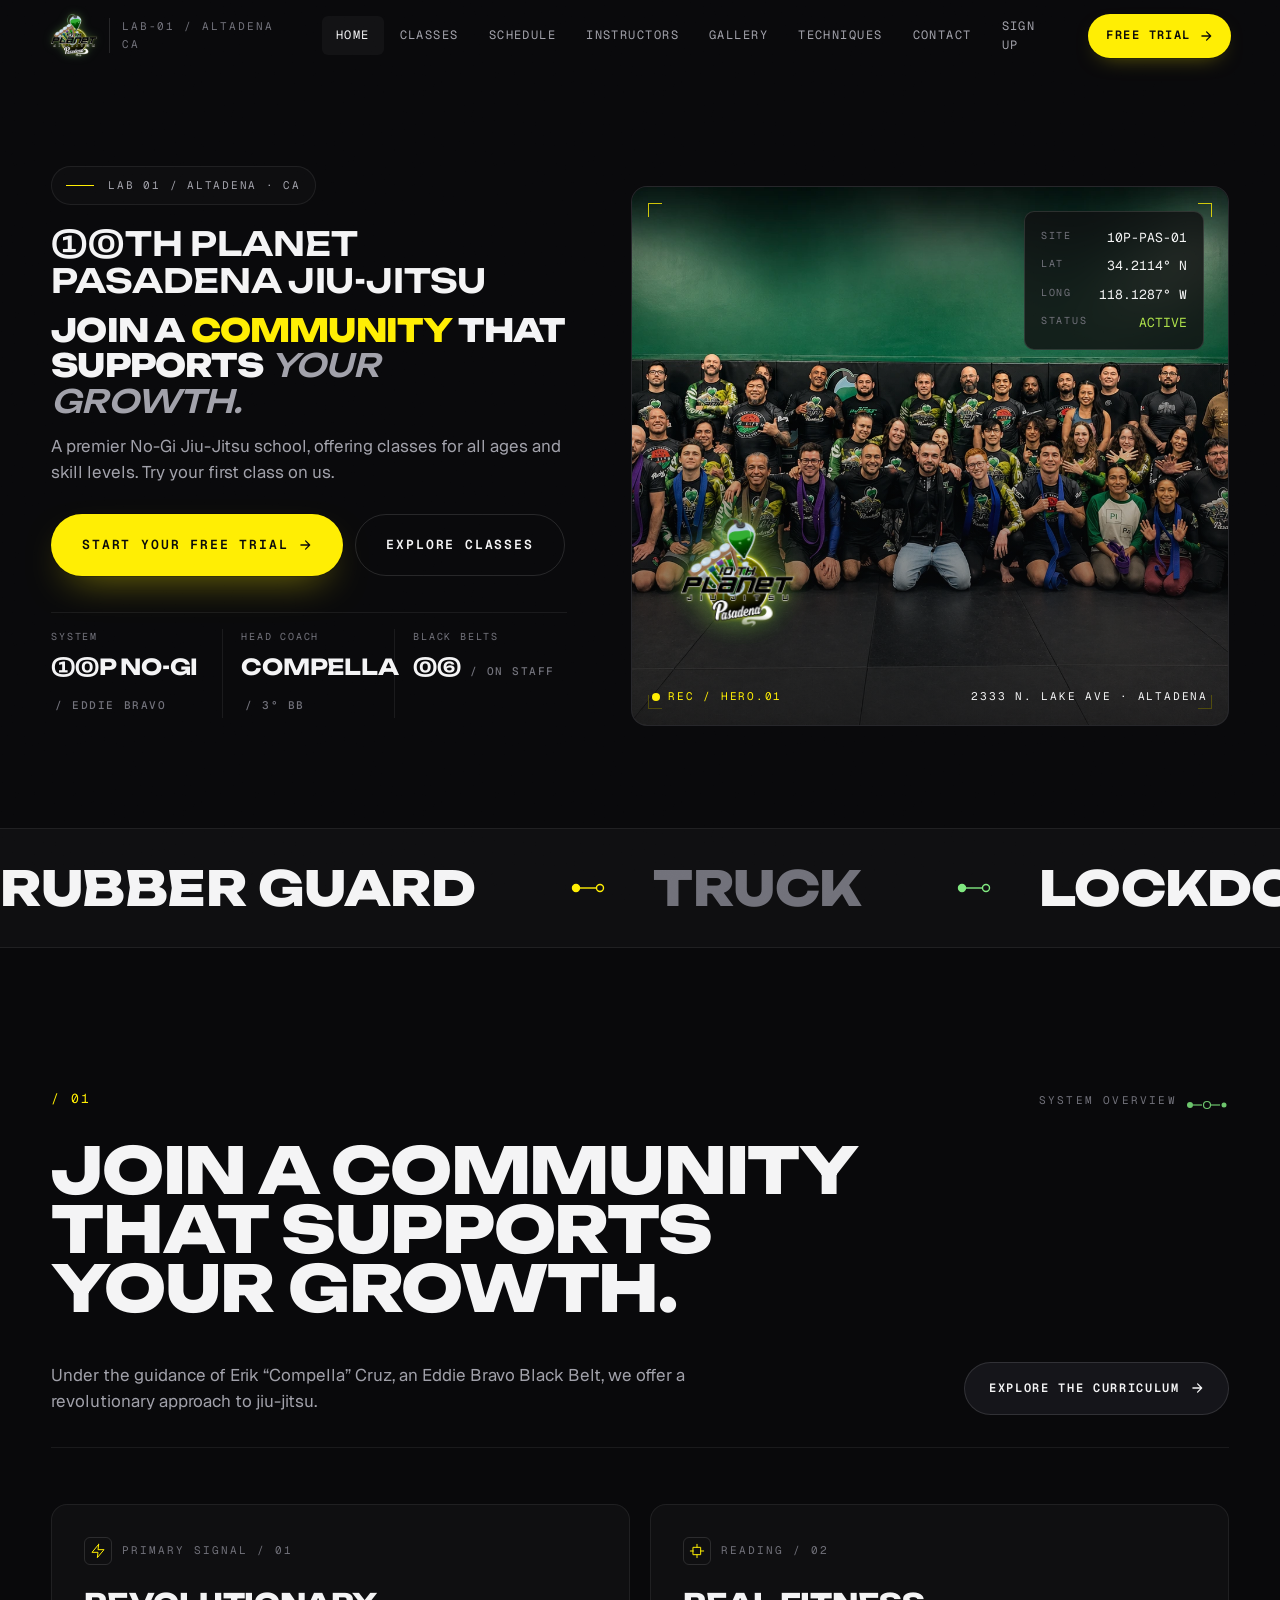
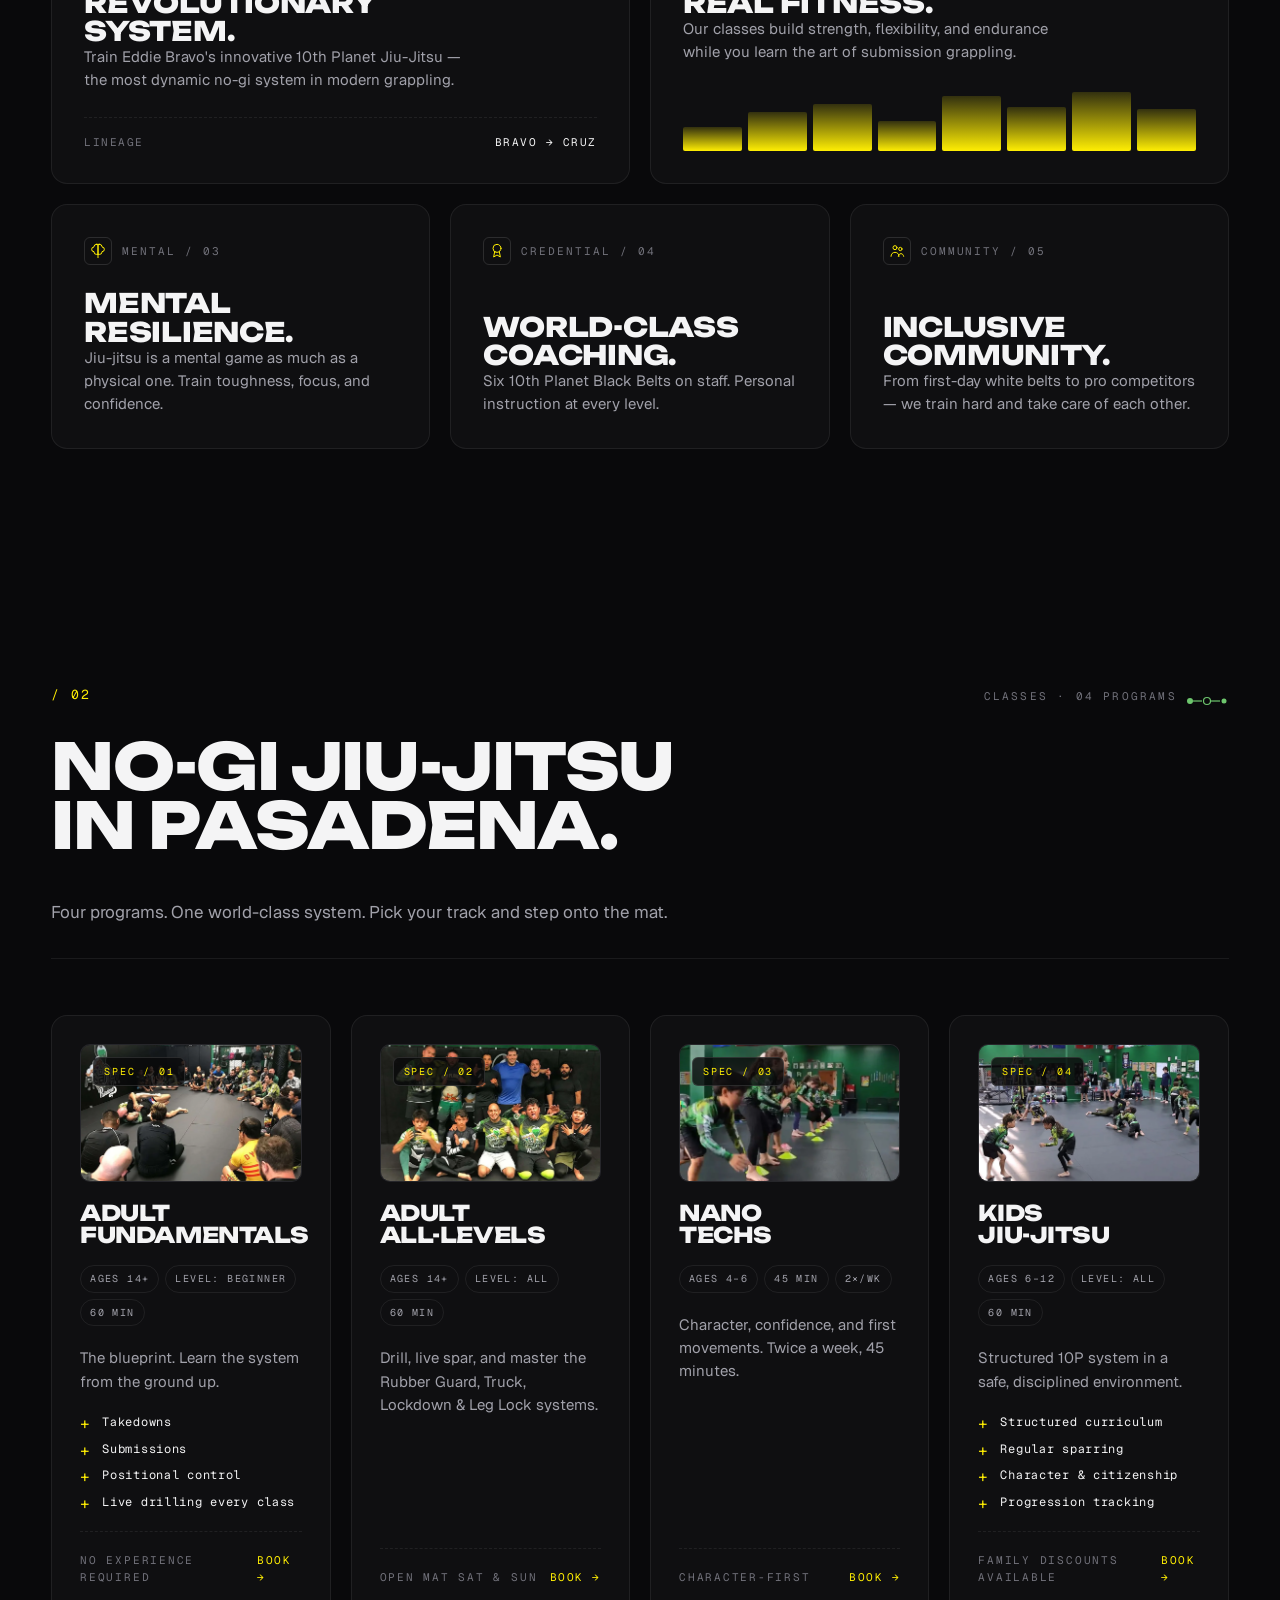
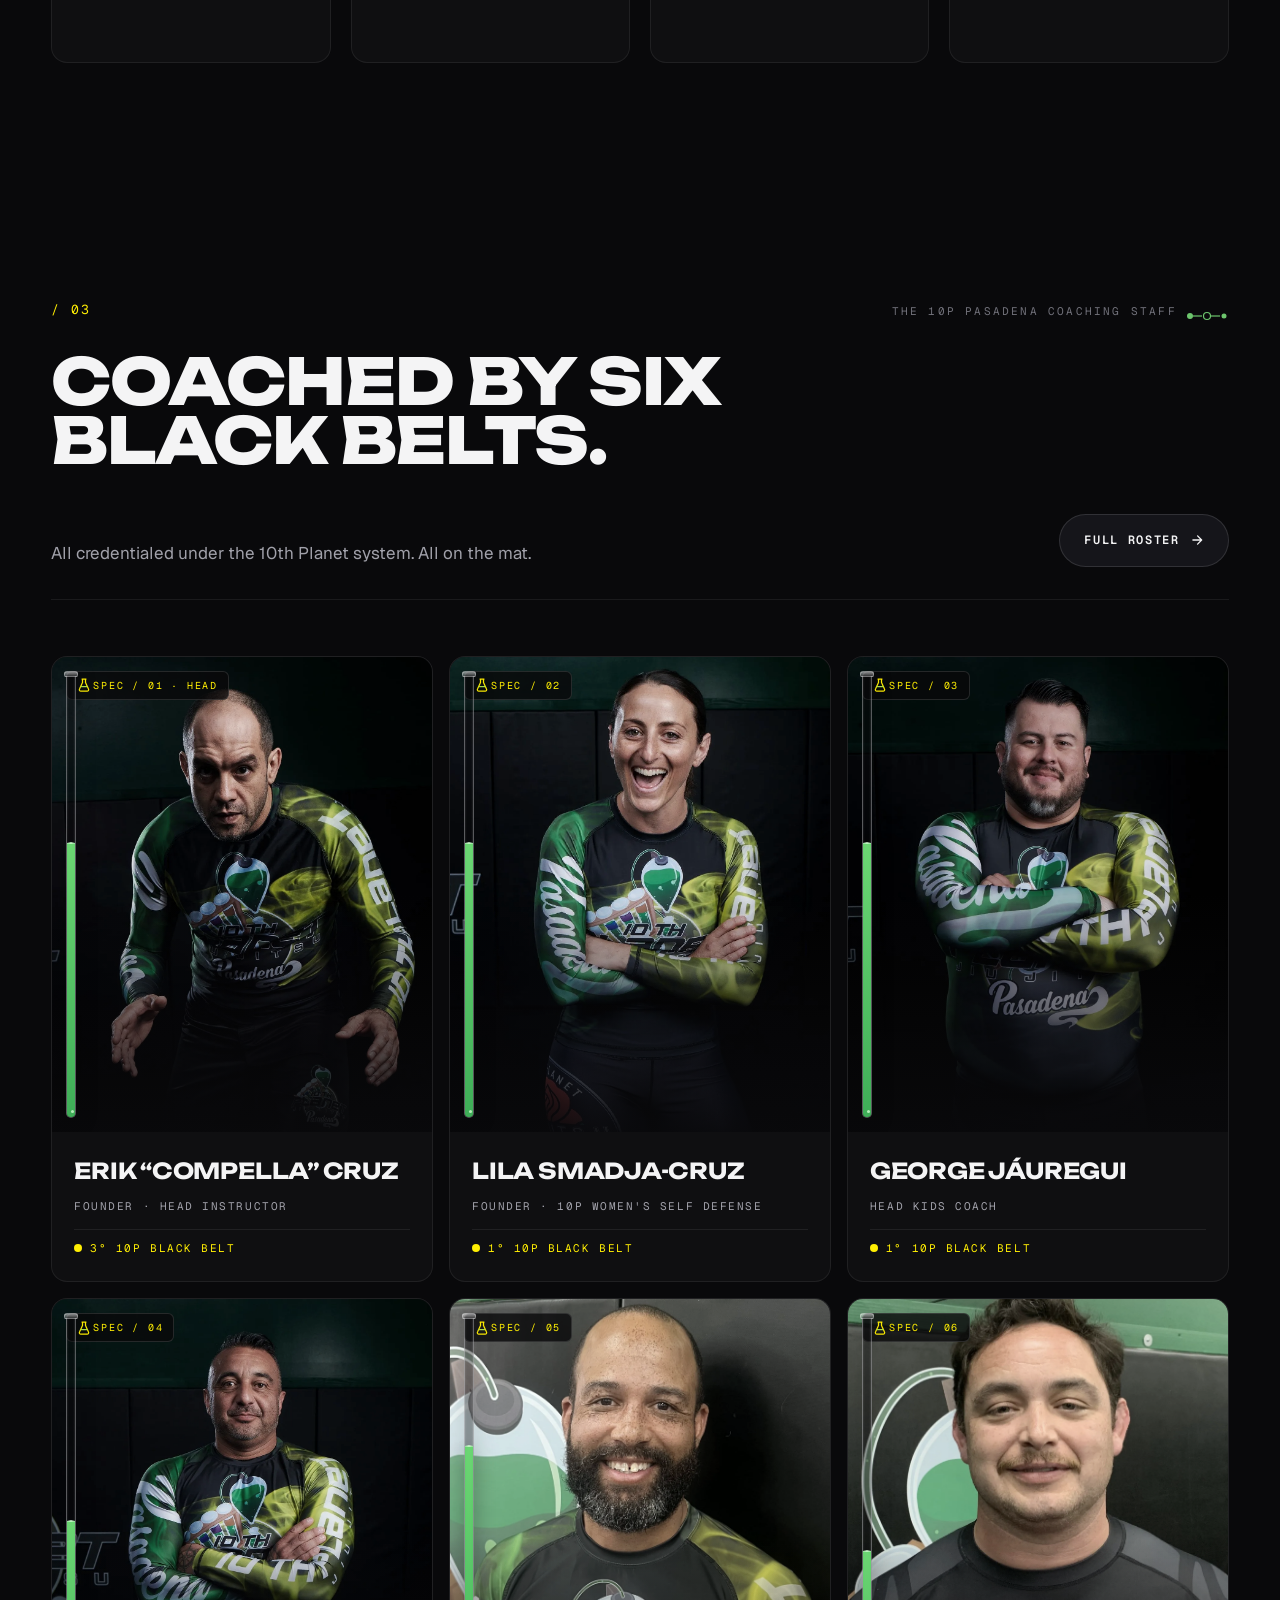
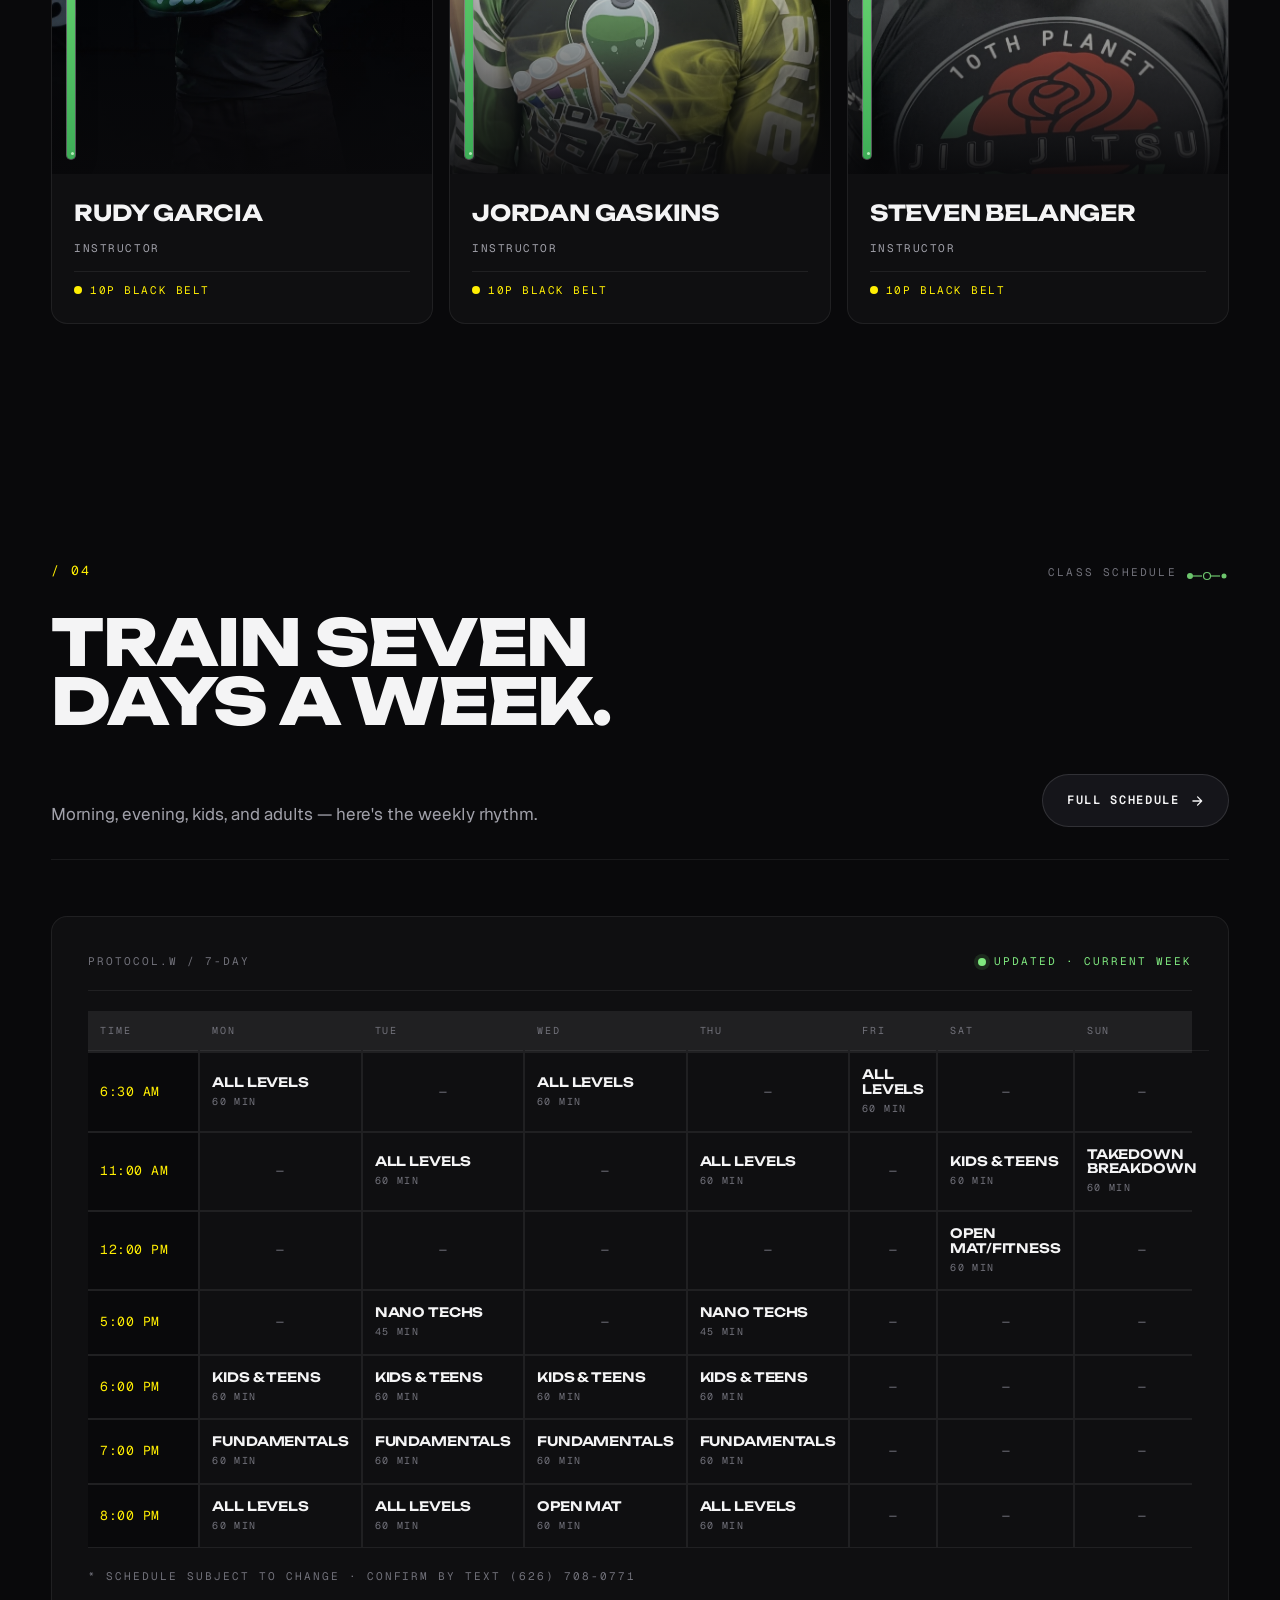
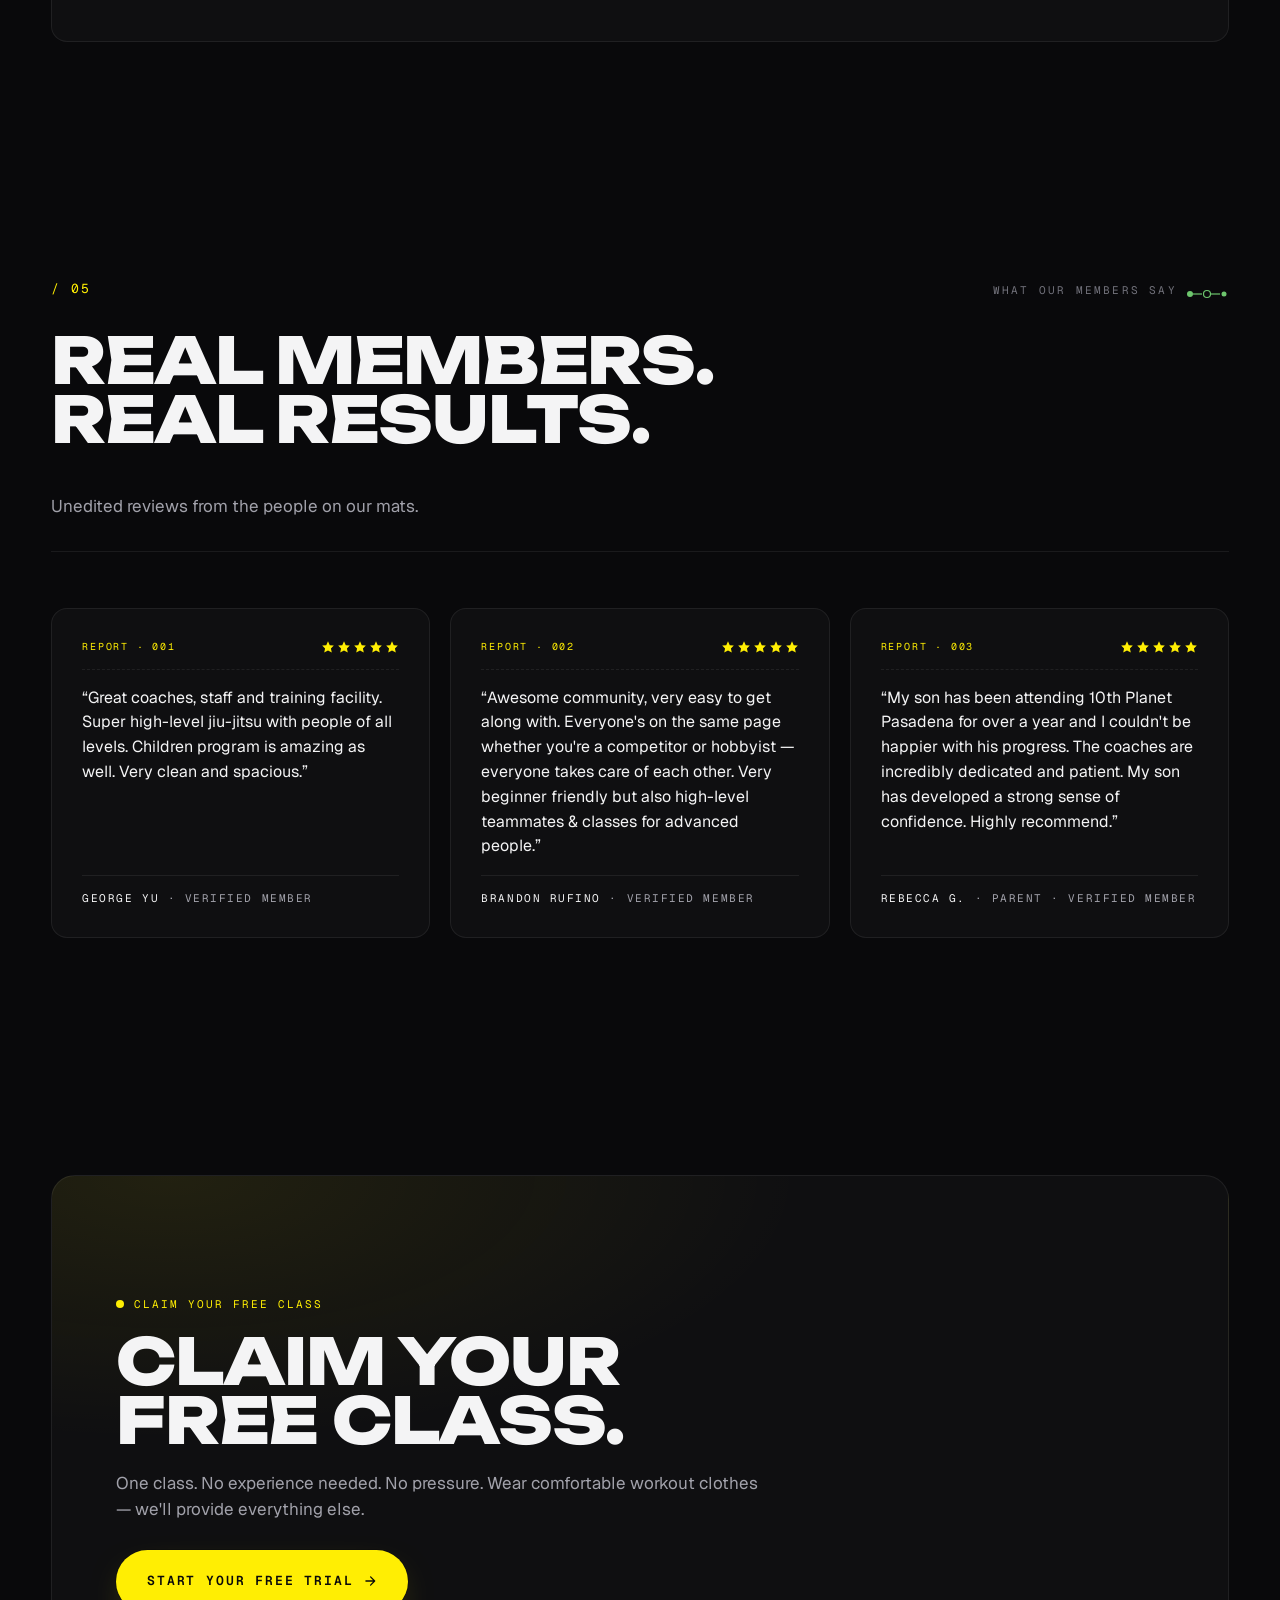
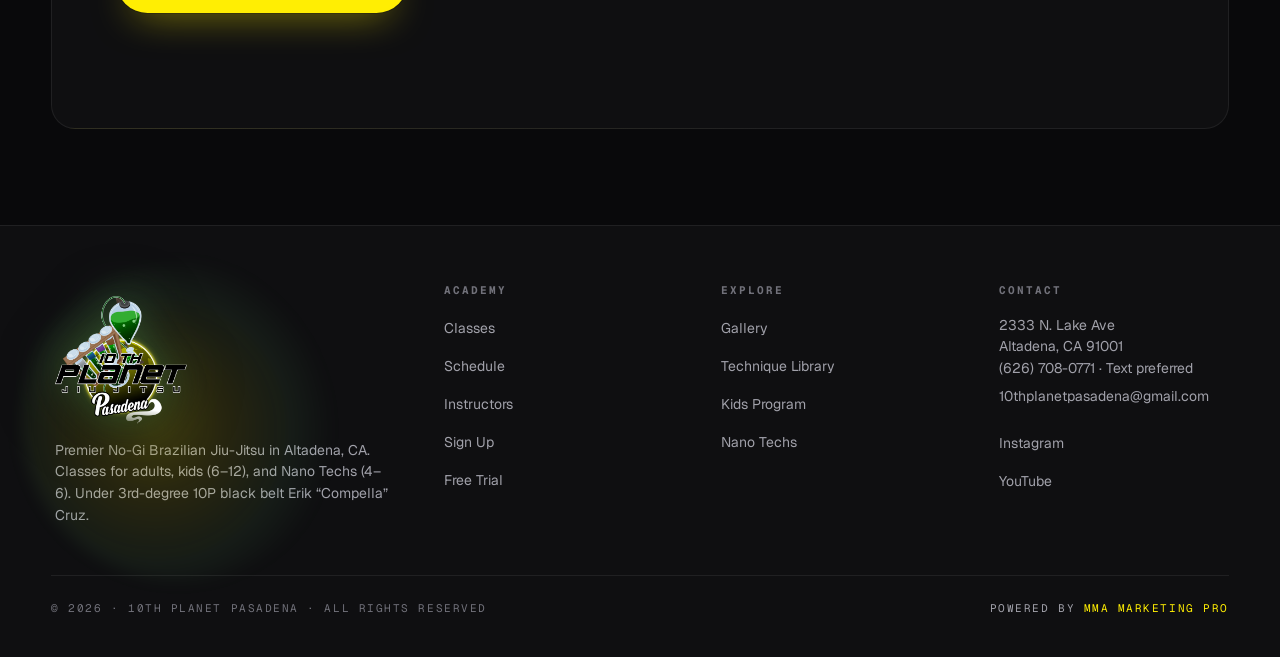
<file: index.html>
<!DOCTYPE html>
<html lang="en">
<head>
  <meta charset="UTF-8">
  <meta name="viewport" content="width=device-width, initial-scale=1, viewport-fit=cover">
  <title>10th Planet Pasadena — No-Gi Jiu-Jitsu Laboratory in Altadena, CA</title>
  <meta name="description" content="Premier No-Gi Brazilian Jiu-Jitsu in Altadena under 3rd-degree black belt Erik &quot;Compella&quot; Cruz. Six 10th Planet black belts. Classes for adults, kids, and Nano Techs (4-6). Claim your free trial.">
  <meta name="theme-color" content="#09090B">
  <meta name="robots" content="index, follow">
  <link rel="canonical" href="https://10th-planet-pasadena.pages.dev/">
  <link rel="icon" type="image/svg+xml" href="data:image/svg+xml,%3Csvg%20xmlns='http://www.w3.org/2000/svg'%20viewBox='0%200%2064%2064'%3E%3Crect%20width='64'%20height='64'%20rx='12'%20fill='%2309090B'/%3E%3Ctext%20x='32'%20y='43'%20font-family='Impact,Arial%20Black,sans-serif'%20font-size='28'%20font-weight='900'%20text-anchor='middle'%20fill='%23FFEE03'%3E10P%3C/text%3E%3C/svg%3E">

  <meta property="og:type" content="website">
  <meta property="og:site_name" content="10th Planet Pasadena">
  <meta property="og:title" content="10th Planet Pasadena — No-Gi Jiu-Jitsu Laboratory in Altadena, CA">
  <meta property="og:description" content="Premier No-Gi Brazilian Jiu-Jitsu in Altadena under 3rd-degree black belt Erik &quot;Compella&quot; Cruz. Six 10th Planet black belts. Classes for adults, kids, and Nano Techs (4-6). Claim your free trial.">
  <meta property="og:url" content="https://10th-planet-pasadena.pages.dev/">
  <meta property="og:image" content="https://10th-planet-pasadena.pages.dev/images/hero/hero.webp">
  <meta property="og:locale" content="en_US">

  <meta name="twitter:card" content="summary_large_image">
  <meta name="twitter:title" content="10th Planet Pasadena — No-Gi Jiu-Jitsu in Altadena, CA">
  <meta name="twitter:description" content="Premier No-Gi Brazilian Jiu-Jitsu under Eddie Bravo black belt Erik &quot;Compella&quot; Cruz. Claim your free class.">
  <meta name="twitter:image" content="https://10th-planet-pasadena.pages.dev/images/hero/hero.webp">

  <meta name="geo.region" content="US-CA">
  <meta name="geo.placename" content="Altadena, California">
  <meta name="geo.position" content="34.2114;-118.1287">
  <meta name="ICBM" content="34.2114, -118.1287">

  <link rel="preconnect" href="https://fonts.googleapis.com">
  <link rel="preconnect" href="https://fonts.gstatic.com" crossorigin>
  <link href="https://fonts.googleapis.com/css2?family=Unbounded:wght@400;500;700;800;900&family=Geist:wght@400;500;600;700&family=Geist+Mono:wght@400;500;600&display=swap" rel="stylesheet">
  <link rel="stylesheet" href="styles.css">

  <script type="application/ld+json">{
    "@context": "https://schema.org",
    "@graph": [
      {
        "@type": "Organization",
        "@id": "https://10th-planet-pasadena.pages.dev/#organization",
        "name": "10th Planet Pasadena",
        "url": "https://10th-planet-pasadena.pages.dev",
        "logo": "https://10th-planet-pasadena.pages.dev/images/logo/10thPlanetPasadena_logo-2x-1920w.webp",
        "sameAs": [
          "https://www.instagram.com/10thplanetpasadena",
          "https://www.youtube.com/channel/UCvoBROGo2rx9vBzchk-zOdA"
        ]
      },
      {
        "@type": "SportsActivityLocation",
        "@id": "https://10th-planet-pasadena.pages.dev/#localbusiness",
        "name": "10th Planet Pasadena",
        "image": "https://10th-planet-pasadena.pages.dev/images/hero/hero.webp",
        "url": "https://10th-planet-pasadena.pages.dev",
        "telephone": "+1-626-708-0771",
        "email": "10thplanetpasadena@gmail.com",
        "priceRange": "$$",
        "address": {
          "@type": "PostalAddress",
          "streetAddress": "2333 North Lake Avenue",
          "addressLocality": "Altadena",
          "addressRegion": "CA",
          "postalCode": "91001",
          "addressCountry": "US"
        },
        "geo": { "@type": "GeoCoordinates", "latitude": 34.2114, "longitude": -118.1287 },
        "openingHoursSpecification": [
          { "@type": "OpeningHoursSpecification", "dayOfWeek": ["Monday","Tuesday","Wednesday","Thursday"], "opens": "06:30", "closes": "21:00" },
          { "@type": "OpeningHoursSpecification", "dayOfWeek": "Friday", "opens": "06:30", "closes": "19:00" },
          { "@type": "OpeningHoursSpecification", "dayOfWeek": "Saturday", "opens": "10:00", "closes": "12:30" },
          { "@type": "OpeningHoursSpecification", "dayOfWeek": "Sunday", "opens": "10:00", "closes": "11:30" }
        ]
      }
    ]
  }</script>
</head>
<body>

  <!-- ========== NAV ========== -->
  <header class="nav" role="banner">
    <div class="nav-inner">
      <a href="index.html" class="nav-brand" aria-label="10th Planet Pasadena — home">
        <img src="images/logo/10thPlanetPasadena_logo-2x-1920w.webp" alt="10th Planet Pasadena logo" width="1920" height="1861">
        <span class="marker">LAB-01 / ALTADENA CA</span>
      </a>

      <nav class="nav-links" aria-label="Primary">
        <a href="index.html" aria-current="page">Home</a>
        <a href="classes.html">Classes</a>
        <a href="schedule.html">Schedule</a>
        <a href="instructors.html">Instructors</a>
        <a href="gallery.html">Gallery</a>
        <a href="videos.html">Techniques</a>
        <a href="contact.html">Contact</a>
        <a href="memberships.html">Sign Up</a>
      </nav>

      <div style="display:flex; align-items:center; gap:16px;">
        <a href="#" class="nav-cta" data-open-lead>
          Free Trial
          <span class="arrow" aria-hidden="true" style="display:inline-flex;">
            <svg width="14" height="14" viewBox="0 0 24 24" fill="none" stroke="currentColor" stroke-width="2.2" stroke-linecap="round" stroke-linejoin="round"><path d="M5 12h14M13 5l7 7-7 7"/></svg>
          </span>
        </a>
        <button class="nav-toggle" aria-expanded="false" aria-controls="mobile-menu" aria-label="Open menu">
          <svg width="22" height="22" viewBox="0 0 24 24" fill="none" aria-hidden="true">
            <line data-l1 x1="4" y1="8" x2="20" y2="8"/>
            <line data-l2 x1="4" y1="16" x2="20" y2="16"/>
          </svg>
        </button>
      </div>
    </div>
  </header>

  <!-- ========== MOBILE MENU ========== -->
  <div class="mobile-menu" id="mobile-menu" aria-hidden="true">
    <div class="mobile-menu-inner">
      <a href="index.html"><span>Home</span><span class="num">/00</span></a>
      <a href="classes.html"><span>Classes</span><span class="num">/01</span></a>
      <a href="schedule.html"><span>Schedule</span><span class="num">/02</span></a>
      <a href="instructors.html"><span>Instructors</span><span class="num">/03</span></a>
      <a href="gallery.html"><span>Gallery</span><span class="num">/04</span></a>
      <a href="videos.html"><span>Techniques</span><span class="num">/05</span></a>
      <a href="contact.html"><span>Contact</span><span class="num">/06</span></a>
      <a href="memberships.html"><span>Sign Up</span><span class="num">/07</span></a>
      <div class="mobile-menu-foot">
        <a href="#" class="btn btn--primary" data-open-lead>Start Free Trial <span class="arrow"><svg width="14" height="14" viewBox="0 0 24 24" fill="none" stroke="currentColor" stroke-width="2.2" stroke-linecap="round" stroke-linejoin="round"><path d="M5 12h14M13 5l7 7-7 7"/></svg></span></a>
        <span class="mini">2333 N Lake Ave · Altadena · (626) 708-0771</span>
      </div>
    </div>
  </div>

  <!-- ========== HERO ========== -->
  <section class="hero" aria-label="Hero">
    <div class="hero-inner">
      <div class="hero-left reveal">
        <span class="hero-eyebrow"><span class="bar"></span>LAB 01 / ALTADENA · CA</span>

        <div class="hero-title">
          <h1 class="hero-h1">10th Planet Pasadena <span class="brk">Jiu-Jitsu</span></h1>
          <p class="hero-subdisplay">
            Join a <span class="sig">community</span> that supports <span class="within">your growth.</span>
          </p>
          <p class="hero-tagline">
            A premier No-Gi Jiu-Jitsu school, offering classes for all ages and skill levels. Try your first class on us.
          </p>
        </div>

        <div class="hero-actions">
          <a href="#" class="btn btn--primary btn--lg" data-open-lead>
            Start Your Free Trial
            <span class="arrow"><svg viewBox="0 0 24 24" fill="none" stroke="currentColor" stroke-width="2.2" stroke-linecap="round" stroke-linejoin="round"><path d="M5 12h14M13 5l7 7-7 7"/></svg></span>
          </a>
          <a href="classes.html" class="btn btn--ghost btn--lg">
            Explore Classes
          </a>
        </div>

        <div class="hero-meta">
          <div class="cell">
            <span class="k">System</span>
            <span class="v">10P No-Gi <span class="sub">/ Eddie Bravo</span></span>
          </div>
          <div class="cell">
            <span class="k">Head Coach</span>
            <span class="v">Compella <span class="sub">/ 3° BB</span></span>
          </div>
          <div class="cell">
            <span class="k">Black Belts</span>
            <span class="v">06 <span class="sub">/ on staff</span></span>
          </div>
        </div>
      </div>

      <div class="hero-visual reveal reveal-delay-1">
        <img src="images/hero/hero.webp" alt="A training session on the mats at 10th Planet Pasadena" loading="eager" fetchpriority="high">
        <div class="crosshair tl"></div>
        <div class="crosshair tr"></div>
        <div class="crosshair bl"></div>
        <div class="crosshair br"></div>
        <div class="hero-plate" aria-hidden="true">
          <div class="row"><span class="k">Site</span><span class="v">10P-PAS-01</span></div>
          <div class="row"><span class="k">Lat</span><span class="v">34.2114° N</span></div>
          <div class="row"><span class="k">Long</span><span class="v">118.1287° W</span></div>
          <div class="row"><span class="k">Status</span><span class="v" style="color:var(--ok)">ACTIVE</span></div>
        </div>
        <div class="hero-cap">
          <span class="rec"><span class="d"></span>REC / HERO.01</span>
          <span>2333 N. LAKE AVE · ALTADENA</span>
        </div>

        <!-- Hero Specimen: the logo suspended in solution, with a soft bubble field -->
        <div class="hero-specimen" aria-hidden="true">
          <span class="halo"></span>
          <span class="bubbles">
            <span style="--x:12%; --y:68%; --s:6;  --d:0s;   --t:9s;"></span>
            <span style="--x:26%; --y:74%; --s:4;  --d:2.2s; --t:11s;"></span>
            <span style="--x:40%; --y:80%; --s:7;  --d:4.4s; --t:10s;"></span>
            <span style="--x:58%; --y:78%; --s:3;  --d:1.1s; --t:12s;"></span>
            <span style="--x:72%; --y:72%; --s:5;  --d:6.0s; --t:10.5s;"></span>
            <span style="--x:86%; --y:66%; --s:4;  --d:3.3s; --t:11.5s;"></span>
            <span style="--x:22%; --y:52%; --s:3;  --d:7.5s; --t:13s;"></span>
            <span style="--x:78%; --y:48%; --s:4;  --d:5.2s; --t:12s;"></span>
          </span>
          <img class="logo" src="images/logo/10thPlanetPasadena_logo-2x-1920w.webp" alt="" loading="lazy">
        </div>
      </div>
    </div>
  </section>

  <!-- ========== KINETIC MARQUEE ========== -->
  <section class="marquee" aria-hidden="true">
    <div class="marquee-track">
      <span class="tag">Rubber Guard</span>
      <span class="tag g">Truck</span>
      <span class="tag">Lockdown</span>
      <span class="tag g">Leg Lock System</span>
      <span class="tag">Twister</span>
      <span class="tag g">Ashi Garami</span>
      <span class="tag">Electric Chair</span>
      <span class="tag g">Calf Slicer</span>
      <span class="tag">Peruvian Necktie</span>
      <span class="tag g">Crucifix</span>
      <!-- duplicate for seamless loop -->
      <span class="tag">Rubber Guard</span>
      <span class="tag g">Truck</span>
      <span class="tag">Lockdown</span>
      <span class="tag g">Leg Lock System</span>
      <span class="tag">Twister</span>
      <span class="tag g">Ashi Garami</span>
      <span class="tag">Electric Chair</span>
      <span class="tag g">Calf Slicer</span>
      <span class="tag">Peruvian Necktie</span>
      <span class="tag g">Crucifix</span>
    </div>
  </section>

  <!-- ========== WHY / SYSTEM OVERVIEW ========== -->
  <section class="section" id="system">
    <div class="shell">
      <header class="sec-head reveal">
        <span class="num">/ 01</span>
        <span class="lbl">System Overview</span>
        <h2 class="display">Join a community<br>that supports<br>your growth.</h2>
        <div class="tail">
          <p>Under the guidance of Erik &ldquo;Compella&rdquo; Cruz, an Eddie Bravo Black Belt, we offer a revolutionary approach to jiu-jitsu.</p>
          <a href="classes.html" class="btn btn--dark">Explore the curriculum
            <span class="arrow"><svg width="14" height="14" viewBox="0 0 24 24" fill="none" stroke="currentColor" stroke-width="2.2" stroke-linecap="round" stroke-linejoin="round"><path d="M5 12h14M13 5l7 7-7 7"/></svg></span>
          </a>
        </div>
      </header>

      <div class="bento">
        <div class="tile w-3 reveal">
          <div class="stamp"><span class="i">
            <svg width="16" height="16" viewBox="0 0 24 24" fill="none" stroke="currentColor" stroke-width="1.5" stroke-linecap="round" stroke-linejoin="round"><path d="M13 2L3 14h9l-1 8 10-12h-9l1-8z"/></svg>
          </span>PRIMARY SIGNAL / 01</div>
          <div>
            <h3>Revolutionary<br>System.</h3>
            <p>Train Eddie Bravo's innovative 10th Planet Jiu-Jitsu — the most dynamic no-gi system in modern grappling.</p>
          </div>
          <div class="meta-row">
            <span>Lineage</span><span class="vv">Bravo → Cruz</span>
          </div>
        </div>

        <div class="tile w-3 reveal reveal-delay-1">
          <div class="stamp"><span class="i">
            <svg width="16" height="16" viewBox="0 0 24 24" fill="none" stroke="currentColor" stroke-width="1.5" stroke-linecap="round" stroke-linejoin="round"><path d="M6.5 6.5h11v11h-11zM2 12h4.5M17.5 12H22M12 2v4.5M12 17.5V22"/></svg>
          </span>READING / 02</div>
          <div>
            <h3>Real Fitness.</h3>
            <p>Our classes build strength, flexibility, and endurance while you learn the art of submission grappling.</p>
          </div>
          <div class="bars" aria-hidden="true">
            <span data-h="38"></span><span data-h="62"></span><span data-h="74"></span><span data-h="48"></span><span data-h="86"></span><span data-h="70"></span><span data-h="92"></span><span data-h="66"></span>
          </div>
        </div>

        <div class="tile w-2 reveal">
          <div class="stamp"><span class="i">
            <svg width="16" height="16" viewBox="0 0 24 24" fill="none" stroke="currentColor" stroke-width="1.5" stroke-linecap="round" stroke-linejoin="round"><path d="M9.5 2A3.5 3.5 0 0 0 6 5.5v.5A3.5 3.5 0 0 0 6 13v.5A3.5 3.5 0 0 0 9.5 17H12V2H9.5zM14.5 2A3.5 3.5 0 0 1 18 5.5v.5a3.5 3.5 0 0 1 0 7v.5a3.5 3.5 0 0 1-3.5 3.5H12V2h2.5zM12 17v5"/></svg>
          </span>MENTAL / 03</div>
          <div>
            <h3>Mental Resilience.</h3>
            <p>Jiu-jitsu is a mental game as much as a physical one. Train toughness, focus, and confidence.</p>
          </div>
        </div>

        <div class="tile w-2 reveal reveal-delay-1">
          <div class="stamp"><span class="i">
            <svg width="16" height="16" viewBox="0 0 24 24" fill="none" stroke="currentColor" stroke-width="1.5" stroke-linecap="round" stroke-linejoin="round"><circle cx="12" cy="8" r="6"/><path d="M15.5 13l1.5 8-5-3-5 3 1.5-8"/></svg>
          </span>CREDENTIAL / 04</div>
          <div>
            <h3>World-Class<br>Coaching.</h3>
            <p>Six 10th Planet Black Belts on staff. Personal instruction at every level.</p>
          </div>
        </div>

        <div class="tile w-2 reveal reveal-delay-2">
          <div class="stamp"><span class="i">
            <svg width="16" height="16" viewBox="0 0 24 24" fill="none" stroke="currentColor" stroke-width="1.5" stroke-linecap="round" stroke-linejoin="round"><circle cx="9" cy="7" r="3"/><circle cx="17" cy="9" r="2.5"/><path d="M3 20c0-3.5 2.5-6 6-6s6 2.5 6 6M14 20c.5-2.5 2-4 4-4s3.5 1.5 4 4"/></svg>
          </span>COMMUNITY / 05</div>
          <div>
            <h3>Inclusive Community.</h3>
            <p>From first-day white belts to pro competitors — we train hard and take care of each other.</p>
          </div>
        </div>
      </div>
    </div>
  </section>

  <!-- ========== PROGRAMS / SPECIMENS ========== -->
  <section class="section section--tight" id="programs">
    <div class="shell">
      <header class="sec-head reveal">
        <span class="num">/ 02</span>
        <span class="lbl">Classes · 04 programs</span>
        <h2 class="display">No-Gi Jiu-Jitsu<br>in Pasadena.</h2>
        <div class="tail">
          <p>Four programs. One world-class system. Pick your track and step onto the mat.</p>
        </div>
      </header>

      <div class="programs">
        <article class="prog reveal">
          <div class="media">
            <img src="images/gallery/adult-fundamentals-class-large-1920w.webp" alt="Adult Fundamentals class">
            <span class="specimen">SPEC / 01</span>
          </div>
          <h3>Adult<br>Fundamentals</h3>
          <div class="tag-row">
            <span class="tag">AGES 14+</span>
            <span class="tag">LEVEL: BEGINNER</span>
            <span class="tag">60 MIN</span>
          </div>
          <p class="tagline">The blueprint. Learn the system from the ground up.</p>
          <ul class="bullets">
            <li>Takedowns</li>
            <li>Submissions</li>
            <li>Positional control</li>
            <li>Live drilling every class</li>
          </ul>
          <div class="foot">
            <span class="ages">No experience required</span>
            <a href="#" class="go" data-open-lead data-program="no-gi-jiu-jitsu">Book →</a>
          </div>
        </article>

        <article class="prog reveal reveal-delay-1">
          <div class="media">
            <img src="images/gallery/adults-all-levels-class-large-1920w.webp" alt="Adult All-Levels class">
            <span class="specimen">SPEC / 02</span>
          </div>
          <h3>Adult<br>All-Levels</h3>
          <div class="tag-row">
            <span class="tag">AGES 14+</span>
            <span class="tag">LEVEL: ALL</span>
            <span class="tag">60 MIN</span>
          </div>
          <p class="tagline">Drill, live spar, and master the Rubber Guard, Truck, Lockdown &amp; Leg Lock systems.</p>
          <div class="foot">
            <span class="ages">Open mat Sat &amp; Sun</span>
            <a href="#" class="go" data-open-lead data-program="no-gi-jiu-jitsu">Book →</a>
          </div>
        </article>

        <article class="prog reveal">
          <div class="media">
            <img src="images/gallery/nano-techs-class-large-1920w.webp" alt="Nano Techs class for ages 4-6">
            <span class="specimen">SPEC / 03</span>
          </div>
          <h3>Nano<br>Techs</h3>
          <div class="tag-row">
            <span class="tag">AGES 4–6</span>
            <span class="tag">45 MIN</span>
            <span class="tag">2×/WK</span>
          </div>
          <p class="tagline">Character, confidence, and first movements. Twice a week, 45 minutes.</p>
          <div class="foot">
            <span class="ages">Character-first</span>
            <a href="#" class="go" data-open-lead data-program="nano-kids">Book →</a>
          </div>
        </article>

        <article class="prog reveal reveal-delay-1">
          <div class="media">
            <img src="images/gallery/kids-class-large-1920w.webp" alt="Kids Jiu-Jitsu class">
            <span class="specimen">SPEC / 04</span>
          </div>
          <h3>Kids<br>Jiu-Jitsu</h3>
          <div class="tag-row">
            <span class="tag">AGES 6–12</span>
            <span class="tag">LEVEL: ALL</span>
            <span class="tag">60 MIN</span>
          </div>
          <p class="tagline">Structured 10P system in a safe, disciplined environment.</p>
          <ul class="bullets">
            <li>Structured curriculum</li>
            <li>Regular sparring</li>
            <li>Character &amp; citizenship</li>
            <li>Progression tracking</li>
          </ul>
          <div class="foot">
            <span class="ages">Family discounts available</span>
            <a href="#" class="go" data-open-lead data-program="kids">Book →</a>
          </div>
        </article>
      </div>
    </div>
  </section>

  <!-- ========== COACHING LABORATORY ========== -->
  <section class="section" id="coaches">
    <div class="shell">
      <header class="sec-head reveal">
        <span class="num">/ 03</span>
        <span class="lbl">The 10P Pasadena Coaching Staff</span>
        <h2 class="display">Coached by six<br>black belts.</h2>
        <div class="tail">
          <p>All credentialed under the 10th Planet system. All on the mat.</p>
          <a href="instructors.html" class="btn btn--dark">Full roster
            <span class="arrow"><svg width="14" height="14" viewBox="0 0 24 24" fill="none" stroke="currentColor" stroke-width="2.2" stroke-linecap="round" stroke-linejoin="round"><path d="M5 12h14M13 5l7 7-7 7"/></svg></span>
          </a>
        </div>
      </header>

      <div class="team">
        <article class="coach reveal">
          <div class="portrait">
            <div class="vial" aria-hidden="true"><div class="vial-tube"><div class="vial-fill"></div></div></div>
            <span class="specimen-tag">SPEC / 01 · HEAD</span>
            <img src="images/team/Erik-10P.webp" alt="Erik &quot;Compella&quot; Cruz, founder and head instructor">
          </div>
          <div class="info">
            <h3>Erik &ldquo;Compella&rdquo; Cruz</h3>
            <span class="role">Founder · Head Instructor</span>
            <span class="rank"><span class="dot"></span>3° 10P Black Belt</span>
          </div>
        </article>

        <article class="coach reveal reveal-delay-1">
          <div class="portrait">
            <div class="vial" aria-hidden="true"><div class="vial-tube"><div class="vial-fill"></div></div></div>
            <span class="specimen-tag">SPEC / 02</span>
            <img src="images/team/Lila-10P.webp" alt="Lila Smadja-Cruz, founder of 10th Planet Women's Self Defense">
          </div>
          <div class="info">
            <h3>Lila Smadja-Cruz</h3>
            <span class="role">Founder · 10P Women's Self Defense</span>
            <span class="rank"><span class="dot"></span>1° 10P Black Belt</span>
          </div>
        </article>

        <article class="coach reveal reveal-delay-2">
          <div class="portrait">
            <div class="vial" aria-hidden="true"><div class="vial-tube"><div class="vial-fill"></div></div></div>
            <span class="specimen-tag">SPEC / 03</span>
            <img src="images/team/George-10P.webp" alt="George Jáuregui, Head Kids Coach">
          </div>
          <div class="info">
            <h3>George Jáuregui</h3>
            <span class="role">Head Kids Coach</span>
            <span class="rank"><span class="dot"></span>1° 10P Black Belt</span>
          </div>
        </article>

        <article class="coach reveal">
          <div class="portrait">
            <div class="vial" aria-hidden="true"><div class="vial-tube"><div class="vial-fill"></div></div></div>
            <span class="specimen-tag">SPEC / 04</span>
            <img src="images/team/Rudy.webp" alt="Rudy Garcia, Instructor">
          </div>
          <div class="info">
            <h3>Rudy Garcia</h3>
            <span class="role">Instructor</span>
            <span class="rank"><span class="dot"></span>10P Black Belt</span>
          </div>
        </article>

        <article class="coach reveal reveal-delay-1">
          <div class="portrait">
            <div class="vial" aria-hidden="true"><div class="vial-tube"><div class="vial-fill"></div></div></div>
            <span class="specimen-tag">SPEC / 05</span>
            <img src="images/team/Jordan.webp" alt="Jordan Gaskins, Instructor">
          </div>
          <div class="info">
            <h3>Jordan Gaskins</h3>
            <span class="role">Instructor</span>
            <span class="rank"><span class="dot"></span>10P Black Belt</span>
          </div>
        </article>

        <article class="coach reveal reveal-delay-2">
          <div class="portrait">
            <div class="vial" aria-hidden="true"><div class="vial-tube"><div class="vial-fill"></div></div></div>
            <span class="specimen-tag">SPEC / 06</span>
            <img src="images/team/Steven.webp" alt="Steven Belanger, Instructor">
          </div>
          <div class="info">
            <h3>Steven Belanger</h3>
            <span class="role">Instructor</span>
            <span class="rank"><span class="dot"></span>10P Black Belt</span>
          </div>
        </article>
      </div>
    </div>
  </section>

  <!-- ========== SCHEDULE PREVIEW ========== -->
  <section class="section section--tight" id="schedule">
    <div class="shell">
      <header class="sec-head reveal">
        <span class="num">/ 04</span>
        <span class="lbl">Class Schedule</span>
        <h2 class="display">Train seven<br>days a week.</h2>
        <div class="tail">
          <p>Morning, evening, kids, and adults — here's the weekly rhythm.</p>
          <a href="schedule.html" class="btn btn--dark">Full schedule
            <span class="arrow"><svg width="14" height="14" viewBox="0 0 24 24" fill="none" stroke="currentColor" stroke-width="2.2" stroke-linecap="round" stroke-linejoin="round"><path d="M5 12h14M13 5l7 7-7 7"/></svg></span>
          </a>
        </div>
      </header>

      <div class="sched reveal">
        <div class="sched-head">
          <span>PROTOCOL.W / 7-DAY</span>
          <span class="ok"><span class="d"></span>UPDATED · CURRENT WEEK</span>
        </div>

        <!-- Desktop grid -->
        <div class="sched-grid sched-grid--cells">
          <div class="sched-cell head">TIME</div>
          <div class="sched-cell head">MON</div>
          <div class="sched-cell head">TUE</div>
          <div class="sched-cell head">WED</div>
          <div class="sched-cell head">THU</div>
          <div class="sched-cell head">FRI</div>
          <div class="sched-cell head">SAT</div>
          <div class="sched-cell head">SUN</div>

          <div class="sched-cell time">6:30 AM</div>
          <div class="sched-cell"><span class="nm">All Levels</span><span class="dur">60 MIN</span></div>
          <div class="sched-cell empty"></div>
          <div class="sched-cell"><span class="nm">All Levels</span><span class="dur">60 MIN</span></div>
          <div class="sched-cell empty"></div>
          <div class="sched-cell"><span class="nm">All Levels</span><span class="dur">60 MIN</span></div>
          <div class="sched-cell empty"></div>
          <div class="sched-cell empty"></div>

          <div class="sched-cell time">11:00 AM</div>
          <div class="sched-cell empty"></div>
          <div class="sched-cell"><span class="nm">All Levels</span><span class="dur">60 MIN</span></div>
          <div class="sched-cell empty"></div>
          <div class="sched-cell"><span class="nm">All Levels</span><span class="dur">60 MIN</span></div>
          <div class="sched-cell empty"></div>
          <div class="sched-cell"><span class="nm">Kids &amp; Teens</span><span class="dur">60 MIN</span></div>
          <div class="sched-cell"><span class="nm">Takedown Breakdown</span><span class="dur">60 MIN</span></div>

          <div class="sched-cell time">12:00 PM</div>
          <div class="sched-cell empty"></div>
          <div class="sched-cell empty"></div>
          <div class="sched-cell empty"></div>
          <div class="sched-cell empty"></div>
          <div class="sched-cell empty"></div>
          <div class="sched-cell"><span class="nm">Open Mat/Fitness</span><span class="dur">60 MIN</span></div>
          <div class="sched-cell empty"></div>

          <div class="sched-cell time">5:00 PM</div>
          <div class="sched-cell empty"></div>
          <div class="sched-cell"><span class="nm">Nano Techs</span><span class="dur">45 MIN</span></div>
          <div class="sched-cell empty"></div>
          <div class="sched-cell"><span class="nm">Nano Techs</span><span class="dur">45 MIN</span></div>
          <div class="sched-cell empty"></div>
          <div class="sched-cell empty"></div>
          <div class="sched-cell empty"></div>

          <div class="sched-cell time">6:00 PM</div>
          <div class="sched-cell"><span class="nm">Kids &amp; Teens</span><span class="dur">60 MIN</span></div>
          <div class="sched-cell"><span class="nm">Kids &amp; Teens</span><span class="dur">60 MIN</span></div>
          <div class="sched-cell"><span class="nm">Kids &amp; Teens</span><span class="dur">60 MIN</span></div>
          <div class="sched-cell"><span class="nm">Kids &amp; Teens</span><span class="dur">60 MIN</span></div>
          <div class="sched-cell empty"></div>
          <div class="sched-cell empty"></div>
          <div class="sched-cell empty"></div>

          <div class="sched-cell time">7:00 PM</div>
          <div class="sched-cell"><span class="nm">Fundamentals</span><span class="dur">60 MIN</span></div>
          <div class="sched-cell"><span class="nm">Fundamentals</span><span class="dur">60 MIN</span></div>
          <div class="sched-cell"><span class="nm">Fundamentals</span><span class="dur">60 MIN</span></div>
          <div class="sched-cell"><span class="nm">Fundamentals</span><span class="dur">60 MIN</span></div>
          <div class="sched-cell empty"></div>
          <div class="sched-cell empty"></div>
          <div class="sched-cell empty"></div>

          <div class="sched-cell time">8:00 PM</div>
          <div class="sched-cell"><span class="nm">All Levels</span><span class="dur">60 MIN</span></div>
          <div class="sched-cell"><span class="nm">All Levels</span><span class="dur">60 MIN</span></div>
          <div class="sched-cell"><span class="nm">Open Mat</span><span class="dur">60 MIN</span></div>
          <div class="sched-cell"><span class="nm">All Levels</span><span class="dur">60 MIN</span></div>
          <div class="sched-cell empty"></div>
          <div class="sched-cell empty"></div>
          <div class="sched-cell empty"></div>
        </div>

        <!-- Mobile stacked -->
        <div class="sched-grid sched-grid--days">
          <div class="sched-day">
            <div class="sched-day-hd"><span>MONDAY</span><span>04 SESSIONS</span></div>
            <div class="sched-day-row"><span class="t">6:30 AM</span><span class="n">All Levels</span><span class="d">60 MIN</span></div>
            <div class="sched-day-row"><span class="t">6:00 PM</span><span class="n">Kids &amp; Teens</span><span class="d">60 MIN</span></div>
            <div class="sched-day-row"><span class="t">7:00 PM</span><span class="n">Fundamentals</span><span class="d">60 MIN</span></div>
            <div class="sched-day-row"><span class="t">8:00 PM</span><span class="n">All Levels</span><span class="d">60 MIN</span></div>
          </div>
          <div class="sched-day">
            <div class="sched-day-hd"><span>TUESDAY</span><span>05 SESSIONS</span></div>
            <div class="sched-day-row"><span class="t">11:00 AM</span><span class="n">All Levels</span><span class="d">60 MIN</span></div>
            <div class="sched-day-row"><span class="t">5:00 PM</span><span class="n">Nano Techs</span><span class="d">45 MIN</span></div>
            <div class="sched-day-row"><span class="t">6:00 PM</span><span class="n">Kids &amp; Teens</span><span class="d">60 MIN</span></div>
            <div class="sched-day-row"><span class="t">7:00 PM</span><span class="n">Fundamentals</span><span class="d">60 MIN</span></div>
            <div class="sched-day-row"><span class="t">8:00 PM</span><span class="n">All Levels</span><span class="d">60 MIN</span></div>
          </div>
          <div class="sched-day">
            <div class="sched-day-hd"><span>WEDNESDAY</span><span>04 SESSIONS</span></div>
            <div class="sched-day-row"><span class="t">6:30 AM</span><span class="n">All Levels</span><span class="d">60 MIN</span></div>
            <div class="sched-day-row"><span class="t">6:00 PM</span><span class="n">Kids &amp; Teens</span><span class="d">60 MIN</span></div>
            <div class="sched-day-row"><span class="t">7:00 PM</span><span class="n">Fundamentals</span><span class="d">60 MIN</span></div>
            <div class="sched-day-row"><span class="t">8:00 PM</span><span class="n">Open Mat</span><span class="d">60 MIN</span></div>
          </div>
          <div class="sched-day">
            <div class="sched-day-hd"><span>THURSDAY</span><span>05 SESSIONS</span></div>
            <div class="sched-day-row"><span class="t">11:00 AM</span><span class="n">All Levels</span><span class="d">60 MIN</span></div>
            <div class="sched-day-row"><span class="t">5:00 PM</span><span class="n">Nano Techs</span><span class="d">45 MIN</span></div>
            <div class="sched-day-row"><span class="t">6:00 PM</span><span class="n">Kids &amp; Teens</span><span class="d">60 MIN</span></div>
            <div class="sched-day-row"><span class="t">7:00 PM</span><span class="n">Fundamentals</span><span class="d">60 MIN</span></div>
            <div class="sched-day-row"><span class="t">8:00 PM</span><span class="n">All Levels</span><span class="d">60 MIN</span></div>
          </div>
          <div class="sched-day">
            <div class="sched-day-hd"><span>FRIDAY</span><span>01 SESSION</span></div>
            <div class="sched-day-row"><span class="t">6:30 AM</span><span class="n">All Levels</span><span class="d">60 MIN</span></div>
          </div>
          <div class="sched-day">
            <div class="sched-day-hd"><span>SATURDAY</span><span>02 SESSIONS</span></div>
            <div class="sched-day-row"><span class="t">11:00 AM</span><span class="n">Kids &amp; Teens</span><span class="d">60 MIN</span></div>
            <div class="sched-day-row"><span class="t">12:00 PM</span><span class="n">Open Mat/Fitness</span><span class="d">60 MIN</span></div>
          </div>
          <div class="sched-day">
            <div class="sched-day-hd"><span>SUNDAY</span><span>01 SESSION</span></div>
            <div class="sched-day-row"><span class="t">11:00 AM</span><span class="n">Takedown Breakdown</span><span class="d">60 MIN</span></div>
          </div>
        </div>

        <div class="sched-head" style="padding-top:20px; border-top:1px solid var(--line); border-bottom:0; margin-bottom:0;">
          <span>* Schedule subject to change · Confirm by text (626) 708-0771</span>
        </div>
      </div>
    </div>
  </section>

  <!-- ========== FIELD REPORTS / TESTIMONIALS ========== -->
  <section class="section" id="reports">
    <div class="shell">
      <header class="sec-head reveal">
        <span class="num">/ 05</span>
        <span class="lbl">What our members say</span>
        <h2 class="display">Real members.<br>Real results.</h2>
        <div class="tail">
          <p>Unedited reviews from the people on our mats.</p>
        </div>
      </header>

      <div class="reports">
        <article class="report reveal">
          <div class="hd">
            <span class="id">REPORT · 001</span>
            <span class="stars" aria-label="5 out of 5 stars">
              <svg width="14" height="14" viewBox="0 0 24 24" fill="currentColor"><path d="M12 2l3 7 7 .5-5 5 1.5 7L12 18l-6.5 3.5L7 14.5 2 9.5 9 9z"/></svg>
              <svg width="14" height="14" viewBox="0 0 24 24" fill="currentColor"><path d="M12 2l3 7 7 .5-5 5 1.5 7L12 18l-6.5 3.5L7 14.5 2 9.5 9 9z"/></svg>
              <svg width="14" height="14" viewBox="0 0 24 24" fill="currentColor"><path d="M12 2l3 7 7 .5-5 5 1.5 7L12 18l-6.5 3.5L7 14.5 2 9.5 9 9z"/></svg>
              <svg width="14" height="14" viewBox="0 0 24 24" fill="currentColor"><path d="M12 2l3 7 7 .5-5 5 1.5 7L12 18l-6.5 3.5L7 14.5 2 9.5 9 9z"/></svg>
              <svg width="14" height="14" viewBox="0 0 24 24" fill="currentColor"><path d="M12 2l3 7 7 .5-5 5 1.5 7L12 18l-6.5 3.5L7 14.5 2 9.5 9 9z"/></svg>
            </span>
          </div>
          <p class="quote">&ldquo;Great coaches, staff and training facility. Super high-level jiu-jitsu with people of all levels. Children program is amazing as well. Very clean and spacious.&rdquo;</p>
          <div class="sig"><span class="nm">GEORGE YU</span> · Verified member</div>
        </article>

        <article class="report reveal reveal-delay-1">
          <div class="hd">
            <span class="id">REPORT · 002</span>
            <span class="stars" aria-label="5 out of 5 stars">
              <svg width="14" height="14" viewBox="0 0 24 24" fill="currentColor"><path d="M12 2l3 7 7 .5-5 5 1.5 7L12 18l-6.5 3.5L7 14.5 2 9.5 9 9z"/></svg>
              <svg width="14" height="14" viewBox="0 0 24 24" fill="currentColor"><path d="M12 2l3 7 7 .5-5 5 1.5 7L12 18l-6.5 3.5L7 14.5 2 9.5 9 9z"/></svg>
              <svg width="14" height="14" viewBox="0 0 24 24" fill="currentColor"><path d="M12 2l3 7 7 .5-5 5 1.5 7L12 18l-6.5 3.5L7 14.5 2 9.5 9 9z"/></svg>
              <svg width="14" height="14" viewBox="0 0 24 24" fill="currentColor"><path d="M12 2l3 7 7 .5-5 5 1.5 7L12 18l-6.5 3.5L7 14.5 2 9.5 9 9z"/></svg>
              <svg width="14" height="14" viewBox="0 0 24 24" fill="currentColor"><path d="M12 2l3 7 7 .5-5 5 1.5 7L12 18l-6.5 3.5L7 14.5 2 9.5 9 9z"/></svg>
            </span>
          </div>
          <p class="quote">&ldquo;Awesome community, very easy to get along with. Everyone's on the same page whether you're a competitor or hobbyist — everyone takes care of each other. Very beginner friendly but also high-level teammates &amp; classes for advanced people.&rdquo;</p>
          <div class="sig"><span class="nm">BRANDON RUFINO</span> · Verified member</div>
        </article>

        <article class="report reveal reveal-delay-2">
          <div class="hd">
            <span class="id">REPORT · 003</span>
            <span class="stars" aria-label="5 out of 5 stars">
              <svg width="14" height="14" viewBox="0 0 24 24" fill="currentColor"><path d="M12 2l3 7 7 .5-5 5 1.5 7L12 18l-6.5 3.5L7 14.5 2 9.5 9 9z"/></svg>
              <svg width="14" height="14" viewBox="0 0 24 24" fill="currentColor"><path d="M12 2l3 7 7 .5-5 5 1.5 7L12 18l-6.5 3.5L7 14.5 2 9.5 9 9z"/></svg>
              <svg width="14" height="14" viewBox="0 0 24 24" fill="currentColor"><path d="M12 2l3 7 7 .5-5 5 1.5 7L12 18l-6.5 3.5L7 14.5 2 9.5 9 9z"/></svg>
              <svg width="14" height="14" viewBox="0 0 24 24" fill="currentColor"><path d="M12 2l3 7 7 .5-5 5 1.5 7L12 18l-6.5 3.5L7 14.5 2 9.5 9 9z"/></svg>
              <svg width="14" height="14" viewBox="0 0 24 24" fill="currentColor"><path d="M12 2l3 7 7 .5-5 5 1.5 7L12 18l-6.5 3.5L7 14.5 2 9.5 9 9z"/></svg>
            </span>
          </div>
          <p class="quote">&ldquo;My son has been attending 10th Planet Pasadena for over a year and I couldn't be happier with his progress. The coaches are incredibly dedicated and patient. My son has developed a strong sense of confidence. Highly recommend.&rdquo;</p>
          <div class="sig"><span class="nm">REBECCA G.</span> · Parent · Verified member</div>
        </article>
      </div>
    </div>
  </section>

  <!-- ========== FINAL CTA ========== -->
  <section class="section section--tight">
    <div class="shell">
      <div class="cta-block reveal">
        <span class="stamp"><span class="d" style="display:inline-block; width:8px; height:8px; border-radius:999px; background:var(--sig); animation: pulse-sig 1.6s infinite;"></span>CLAIM YOUR FREE CLASS</span>
        <h2 class="display">Claim Your<br>Free Class.</h2>
        <p>One class. No experience needed. No pressure. Wear comfortable workout clothes — we'll provide everything else.</p>
        <div class="actions">
          <a href="#" class="btn btn--primary btn--lg" data-open-lead>
            Start Your Free Trial
            <span class="arrow"><svg viewBox="0 0 24 24" fill="none" stroke="currentColor" stroke-width="2.2" stroke-linecap="round" stroke-linejoin="round"><path d="M5 12h14M13 5l7 7-7 7"/></svg></span>
          </a>
        </div>
      </div>
    </div>
  </section>

  <!-- ========== FOOTER ========== -->
  <footer class="foot">
    <div class="shell">
      <div class="foot-grid">
        <div class="foot-brand">
          <div class="reactor-bubbles" aria-hidden="true"><span></span><span></span><span></span><span></span><span></span></div>
          <div class="scan-mask" aria-hidden="true"></div>
          <img src="images/logo/10thPlanetPasadena_logo-2x-1920w.webp" alt="10th Planet Pasadena logo" width="1920" height="1861">
          <p>Premier No-Gi Brazilian Jiu-Jitsu in Altadena, CA. Classes for adults, kids (6–12), and Nano Techs (4–6). Under 3rd-degree 10P black belt Erik &ldquo;Compella&rdquo; Cruz.</p>
        </div>
        <div class="foot-col">
          <h4>Academy</h4>
          <ul>
            <li><a href="classes.html">Classes</a></li>
            <li><a href="schedule.html">Schedule</a></li>
            <li><a href="instructors.html">Instructors</a></li>
            <li><a href="memberships.html">Sign Up</a></li>
            <li><a href="free-trial.html">Free Trial</a></li>
          </ul>
        </div>
        <div class="foot-col">
          <h4>Explore</h4>
          <ul>
            <li><a href="gallery.html">Gallery</a></li>
            <li><a href="videos.html">Technique Library</a></li>
            <li><a href="kids-video.html">Kids Program</a></li>
            <li><a href="nano-techs-video.html">Nano Techs</a></li>
          </ul>
        </div>
        <div class="foot-col">
          <h4>Contact</h4>
          <address>
            <a href="https://maps.google.com/?q=2333+N+Lake+Ave+Altadena+CA+91001" target="_blank" rel="noopener">2333 N. Lake Ave<br>Altadena, CA 91001</a>
            <a href="tel:+16267080771">(626) 708-0771 · Text preferred</a>
            <a href="mailto:10thplanetpasadena@gmail.com">10thplanetpasadena@gmail.com</a>
          </address>
          <ul style="margin-top:16px;">
            <li><a href="https://www.instagram.com/10thplanetpasadena" target="_blank" rel="noopener">Instagram</a></li>
            <li><a href="https://www.youtube.com/channel/UCvoBROGo2rx9vBzchk-zOdA" target="_blank" rel="noopener">YouTube</a></li>
          </ul>
        </div>
      </div>

      <div class="foot-bottom">
        <span>© <span data-year>2026</span> · 10th Planet Pasadena · All rights reserved</span>
        <span class="poweredby">Powered by <a href="https://www.mmamarketingpro.com" target="_blank" rel="noopener">MMA Marketing Pro</a></span>
      </div>
    </div>
  </footer>

  <!-- ========== LEAD MODAL ========== -->
  <div class="modal" id="lead-modal" aria-hidden="true" role="dialog" aria-modal="true" aria-labelledby="lead-modal-title">
    <div class="modal-overlay"></div>
    <div class="modal-panel" role="document">
      <header class="modal-hd">
        <span class="stamp">LAB 01 / TRIAL INTAKE · 01 OF 02</span>
        <button class="close" data-close aria-label="Close">
          <svg width="16" height="16" viewBox="0 0 24 24" fill="none" stroke="currentColor" stroke-width="2" stroke-linecap="round"><path d="M18 6L6 18M6 6l12 12"/></svg>
        </button>
      </header>
      <form class="lead-form" novalidate>
        <div class="modal-body">
          <h3 id="lead-modal-title">Claim Your Free Class.</h3>
          <p class="lede">One class. No experience needed. No pressure.</p>

          <div class="row two">
            <div class="field">
              <label for="lead-first">First name</label>
              <input type="text" id="lead-first" name="first" autocomplete="given-name" required>
            </div>
            <div class="field">
              <label for="lead-last">Last name</label>
              <input type="text" id="lead-last" name="last" autocomplete="family-name" required>
            </div>
          </div>

          <div class="field">
            <label for="lead-email">Email</label>
            <input type="email" id="lead-email" name="email" autocomplete="email" required>
          </div>

          <div class="field">
            <label for="lead-phone">Phone</label>
            <input type="tel" id="lead-phone" name="phone" autocomplete="tel" required>
          </div>

          <div class="field">
            <label for="lead-program">Class you're interested in</label>
            <select id="lead-program" name="program" required>
              <option value="no-gi-jiu-jitsu">Adults No-Gi Jiu-Jitsu</option>
              <option value="nano-kids">Nano Kids (ages 4–6)</option>
              <option value="kids">Kids (ages 6–12)</option>
            </select>
          </div>
          <div class="hp-field" aria-hidden="true">
            <label for="lead-website">Website (leave blank)</label>
            <input type="text" id="lead-website" name="website" tabindex="-1" autocomplete="off">
          </div>
        </div>
        <footer class="modal-ft">
          <button type="submit" class="btn btn--primary btn--lg">
            Continue to scheduling
            <span class="arrow"><svg viewBox="0 0 24 24" fill="none" stroke="currentColor" stroke-width="2.2" stroke-linecap="round" stroke-linejoin="round"><path d="M5 12h14M13 5l7 7-7 7"/></svg></span>
          </button>
          <span class="fine">Step 01 of 02 · Next: pick a class time</span>
        </footer>
      </form>
    </div>
  </div>

  <script src="scripts.js" defer></script>
</body>
</html>
</file>
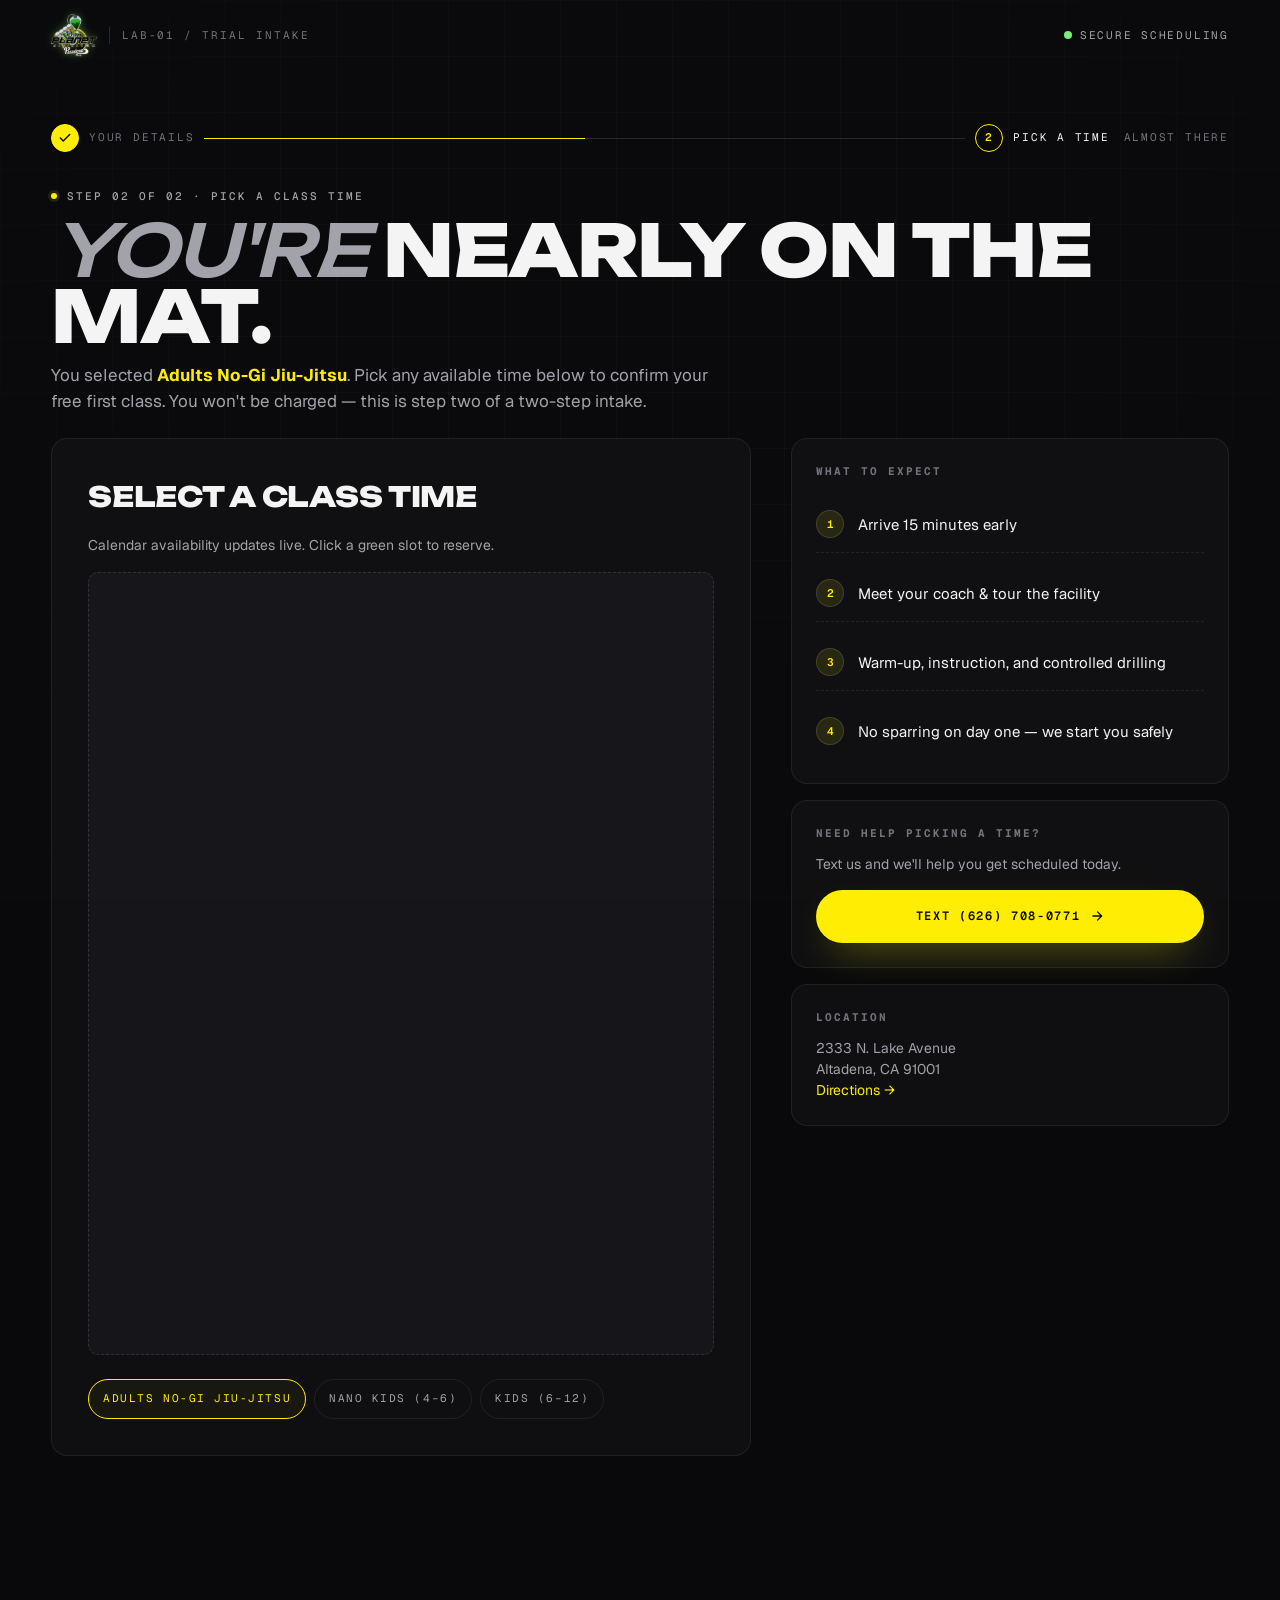
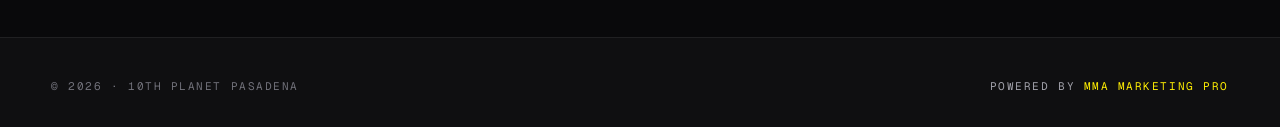
<file: booking.html>
<!DOCTYPE html>
<html lang="en">
<head>
  <meta charset="UTF-8">
  <meta name="viewport" content="width=device-width, initial-scale=1, viewport-fit=cover">
  <title>Pick Your Class Time — 10th Planet Pasadena</title>
  <meta name="description" content="Step 2 of 2 — pick a class time to lock in your free first class at 10th Planet Pasadena.">
  <meta name="theme-color" content="#09090B">
  <meta name="robots" content="noindex, nofollow">
  <link rel="canonical" href="https://10th-planet-pasadena.pages.dev/booking.html">
  <link rel="icon" type="image/svg+xml" href="data:image/svg+xml,%3Csvg%20xmlns='http://www.w3.org/2000/svg'%20viewBox='0%200%2064%2064'%3E%3Crect%20width='64'%20height='64'%20rx='12'%20fill='%2309090B'/%3E%3Ctext%20x='32'%20y='43'%20font-family='Impact,Arial%20Black,sans-serif'%20font-size='28'%20font-weight='900'%20text-anchor='middle'%20fill='%23FFEE03'%3E10P%3C/text%3E%3C/svg%3E">

  <link rel="preconnect" href="https://fonts.googleapis.com">
  <link rel="preconnect" href="https://fonts.gstatic.com" crossorigin>
  <link href="https://fonts.googleapis.com/css2?family=Unbounded:wght@400;500;700;800;900&family=Geist:wght@400;500;600;700&family=Geist+Mono:wght@400;500;600&display=swap" rel="stylesheet">
  <link rel="stylesheet" href="styles.css">
</head>
<body data-page="booking">

  <header class="nav" role="banner">
    <div class="nav-inner">
      <a href="index.html" class="nav-brand" aria-label="10th Planet Pasadena — home">
        <img src="images/logo/10thPlanetPasadena_logo-2x-1920w.webp" alt="10th Planet Pasadena logo" width="1920" height="1861">
        <span class="marker">LAB-01 / TRIAL INTAKE</span>
      </a>
      <span class="live-pill" style="display:inline-flex;"><span class="dot"></span>Secure scheduling</span>
    </div>
  </header>

  <main class="section" style="padding-top: calc(var(--nav-h) + 32px);">
    <div class="shell">

      <div class="progress-bar">
        <div class="steps">
          <div class="step is-done">
            <span class="n">
              <svg width="14" height="14" viewBox="0 0 24 24" fill="none" stroke="currentColor" stroke-width="2.5" stroke-linecap="round" stroke-linejoin="round"><path d="M20 6L9 17l-5-5"/></svg>
            </span>
            <span>Your details</span>
          </div>
          <div class="line"></div>
          <div class="step is-active">
            <span class="n">2</span>
            <span>Pick a time</span>
          </div>
        </div>
        <span class="mono" style="font-size:11px; letter-spacing:0.16em; color:var(--paper-3); text-transform:uppercase;">Almost there</span>
      </div>

      <div style="margin-top:36px; display:grid; gap:12px;">
        <span class="eyebrow"><span class="dot"></span>STEP 02 OF 02 · PICK A CLASS TIME</span>
        <h1 class="display" style="margin:0; font-size:clamp(36px, 6vw, 72px);">
          <span data-greet style="color:var(--paper-2); font-weight:500; font-style:italic;">You're</span> nearly on the mat.
        </h1>
        <p class="muted" style="max-width:62ch; font-size:17px; line-height:1.55; margin:0;">
          You selected <strong style="color:var(--sig);" data-program-label>Your Class</strong>. Pick any available time below to confirm your free first class. You won't be charged — this is step two of a two-step intake.
        </p>
      </div>

      <div class="booking-grid">
        <div class="booking-main">
          <h2>Select a class time</h2>
          <p class="muted" style="margin:0; font-size:14px;">Calendar availability updates live. Click a green slot to reserve.</p>

          <div class="cal-frame" data-program="no-gi-jiu-jitsu">
            <iframe src="https://link.conversionbees.com/widget/booking/Lcd7ZYg47Oqys93HVvWt" style="width:100%; border:none; overflow:hidden;" scrolling="no" id="Lcd7ZYg47Oqys93HVvWt_1777399429818"></iframe>
          </div>
          <div class="cal-frame" data-program="nano-kids">
            <iframe src="https://link.conversionbees.com/widget/booking/j3gTbjd7uVuwg4DQNvRM" style="width:100%; border:none; overflow:hidden;" scrolling="no" id="j3gTbjd7uVuwg4DQNvRM_1777399524122"></iframe>
          </div>
          <div class="cal-frame" data-program="kids">
            <iframe src="https://link.conversionbees.com/widget/booking/eE18Jh2eiykue0zlKNjt" style="width:100%; border:none; overflow:hidden;" scrolling="no" id="eE18Jh2eiykue0zlKNjt_1777399539377"></iframe>
          </div>

          <div class="program-switcher">
            <button data-program="no-gi-jiu-jitsu">Adults No-Gi Jiu-Jitsu</button>
            <button data-program="nano-kids">Nano Kids (4–6)</button>
            <button data-program="kids">Kids (6–12)</button>
          </div>
        </div>

        <aside class="booking-side">
          <div class="box">
            <h4>What to expect</h4>
            <ul class="expect">
              <li><span class="i">1</span><span>Arrive 15 minutes early</span></li>
              <li><span class="i">2</span><span>Meet your coach &amp; tour the facility</span></li>
              <li><span class="i">3</span><span>Warm-up, instruction, and controlled drilling</span></li>
              <li><span class="i">4</span><span>No sparring on day one — we start you safely</span></li>
            </ul>
          </div>
          <div class="box">
            <h4>Need help picking a time?</h4>
            <p class="muted" style="font-size:14px; margin:0 0 14px;">Text us and we'll help you get scheduled today.</p>
            <a href="sms:+16267080771" class="btn btn--primary" style="width:100%;">
              Text (626) 708-0771
              <span class="arrow"><svg width="14" height="14" viewBox="0 0 24 24" fill="none" stroke="currentColor" stroke-width="2.2" stroke-linecap="round" stroke-linejoin="round"><path d="M5 12h14M13 5l7 7-7 7"/></svg></span>
            </a>
          </div>
          <div class="box">
            <h4>Location</h4>
            <p class="muted" style="font-size:14px; margin:0; line-height:1.5;">
              2333 N. Lake Avenue<br>
              Altadena, CA 91001<br>
              <a href="https://maps.google.com/?q=2333+N+Lake+Ave+Altadena+CA+91001" target="_blank" rel="noopener" style="color:var(--sig);">Directions →</a>
            </p>
          </div>
        </aside>
      </div>
    </div>
  </main>

  <footer class="foot" style="padding: 40px 0 32px; margin-top:40px;">
    <div class="shell">
      <div class="foot-bottom" style="margin:0; padding:0; border:0;">
        <span>© <span data-year>2026</span> · 10th Planet Pasadena</span>
        <span class="poweredby">Powered by <a href="https://www.mmamarketingpro.com" target="_blank" rel="noopener">MMA Marketing Pro</a></span>
      </div>
    </div>
  </footer>

  <script src="scripts.js" defer></script>
  <script src="https://link.conversionbees.com/js/form_embed.js" type="text/javascript"></script>
</body>
</html>
</file>
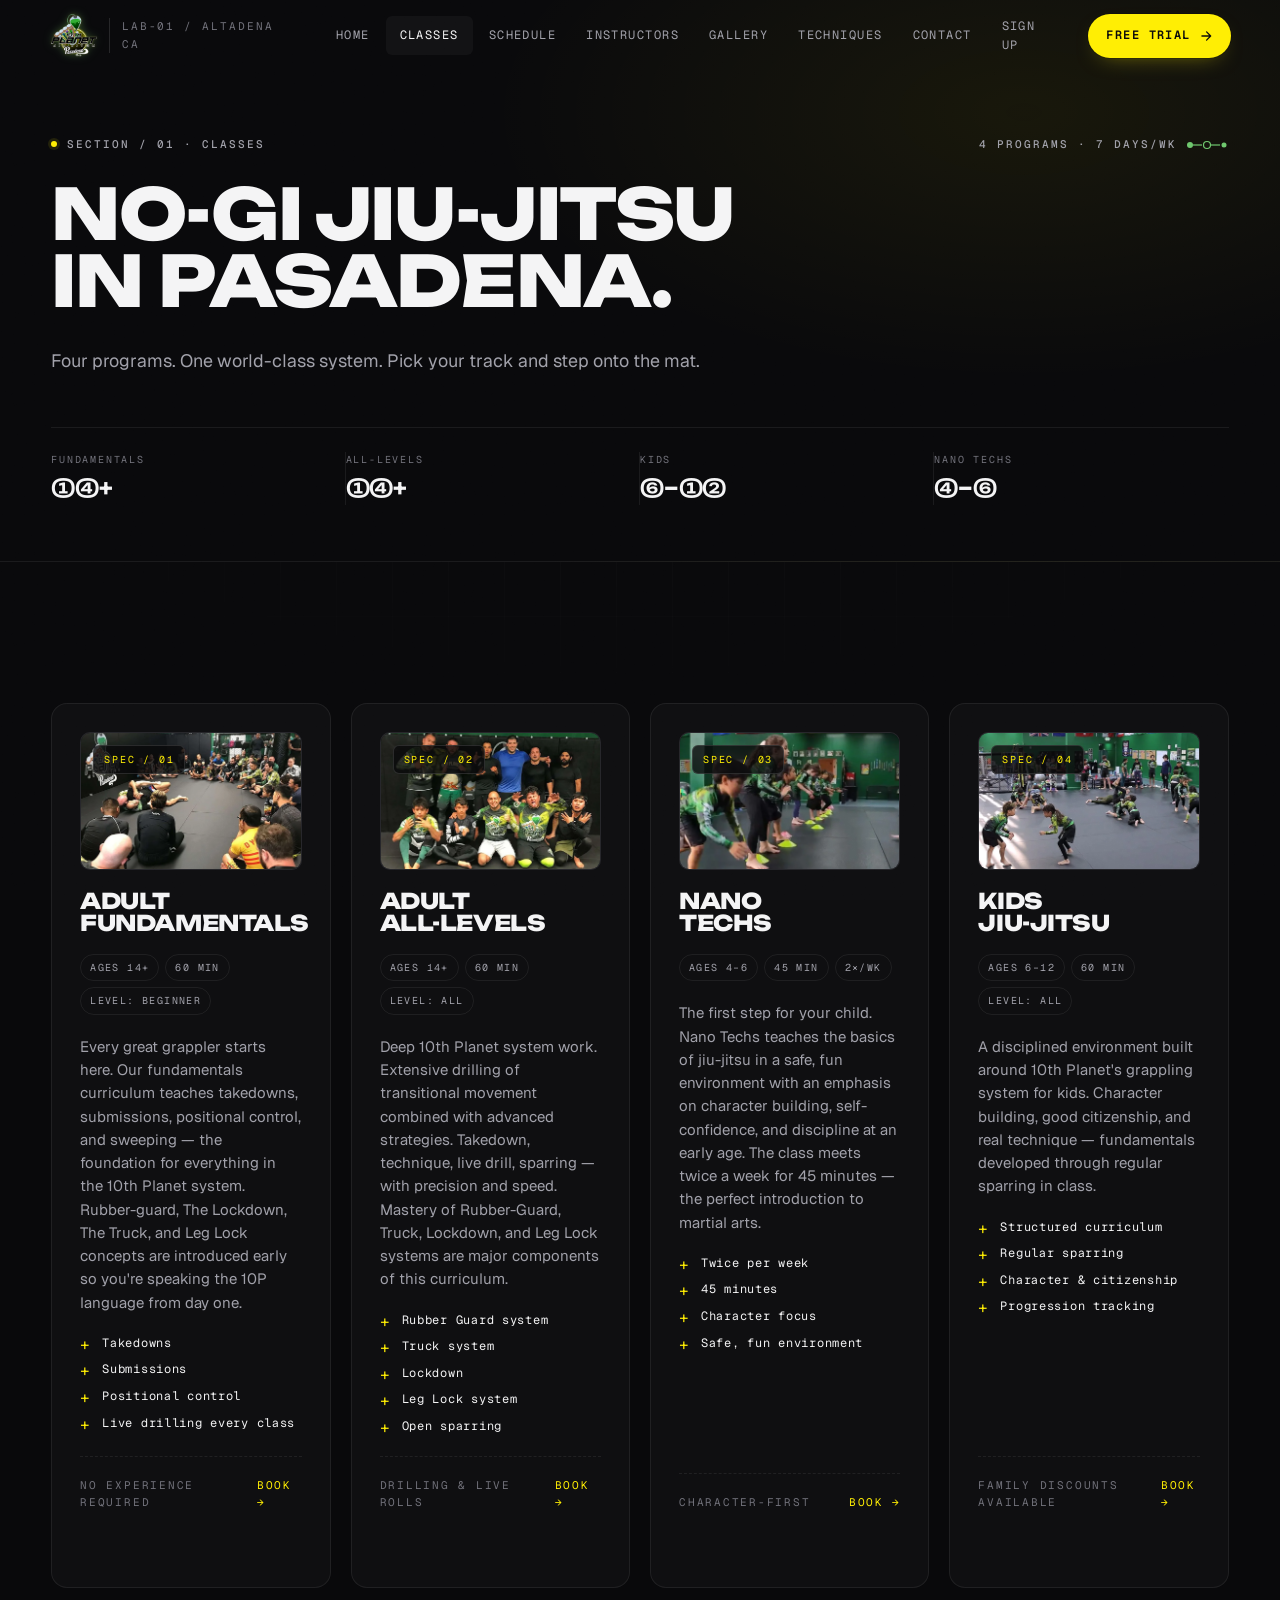
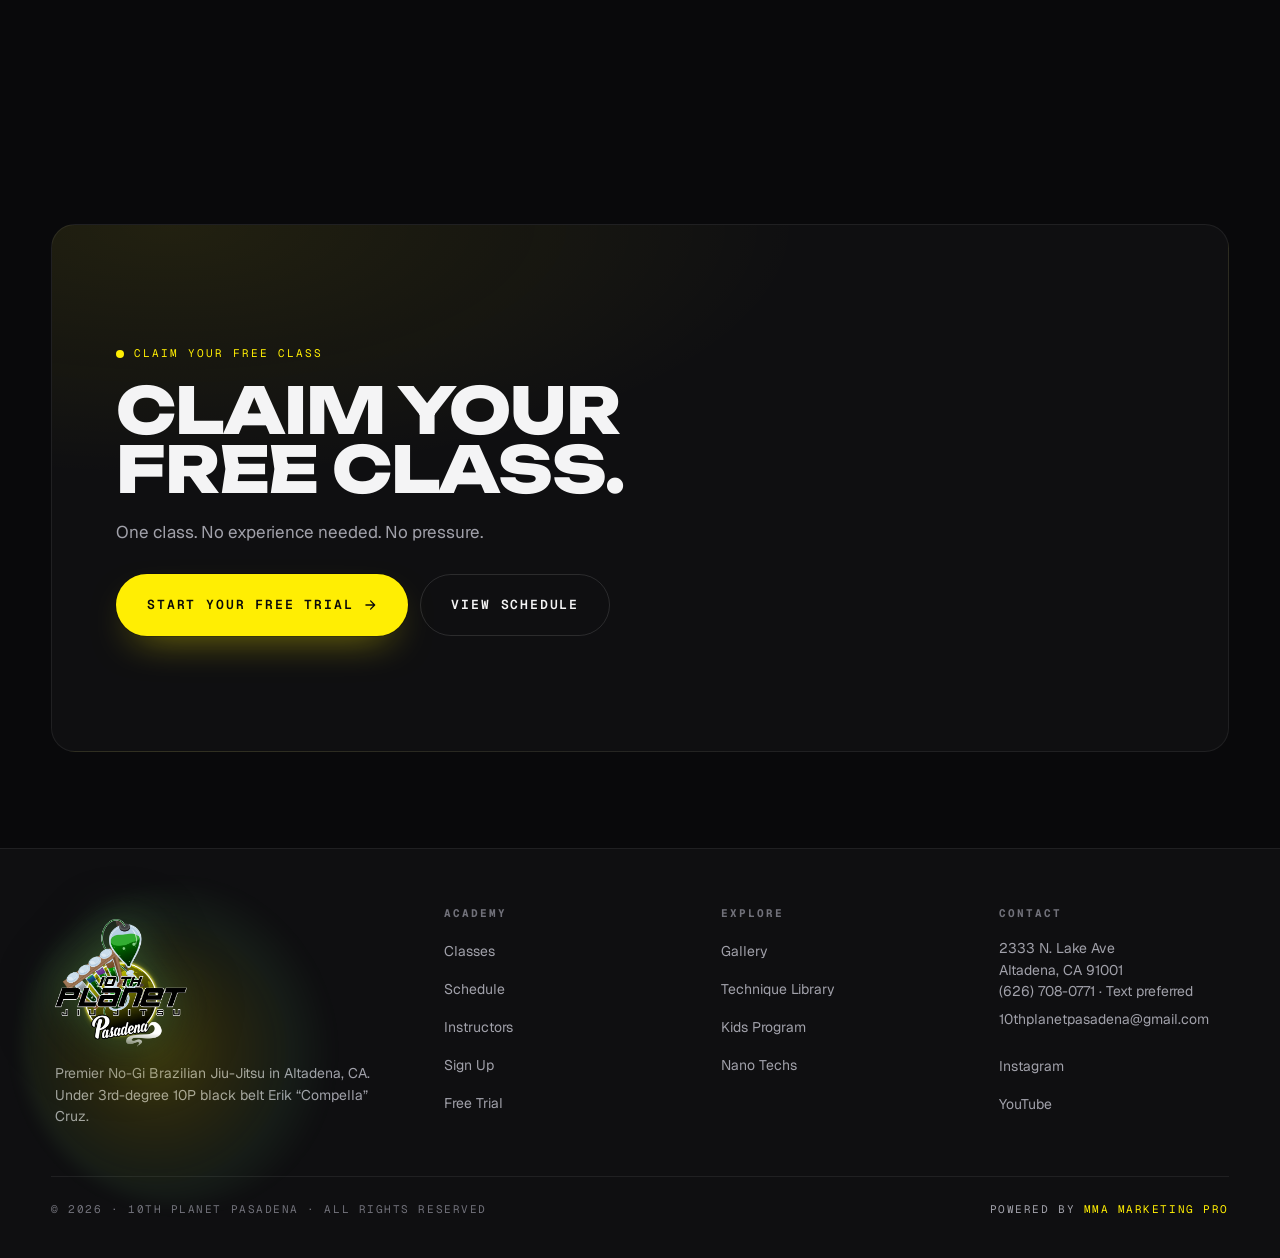
<file: classes.html>
<!DOCTYPE html>
<html lang="en">
<head>
  <meta charset="UTF-8">
  <meta name="viewport" content="width=device-width, initial-scale=1, viewport-fit=cover">
  <title>Classes — 10th Planet Pasadena</title>
  <meta name="description" content="No-Gi Jiu-Jitsu classes in Pasadena for adults, kids (6-12), and Nano Techs (4-6). Four programs. One world-class system.">
  <meta name="theme-color" content="#09090B">
  <link rel="canonical" href="https://10th-planet-pasadena.pages.dev/classes.html">
  <link rel="icon" type="image/svg+xml" href="data:image/svg+xml,%3Csvg%20xmlns='http://www.w3.org/2000/svg'%20viewBox='0%200%2064%2064'%3E%3Crect%20width='64'%20height='64'%20rx='12'%20fill='%2309090B'/%3E%3Ctext%20x='32'%20y='43'%20font-family='Impact,Arial%20Black,sans-serif'%20font-size='28'%20font-weight='900'%20text-anchor='middle'%20fill='%23FFEE03'%3E10P%3C/text%3E%3C/svg%3E">
  <link rel="preconnect" href="https://fonts.googleapis.com">
  <link rel="preconnect" href="https://fonts.gstatic.com" crossorigin>
  <link href="https://fonts.googleapis.com/css2?family=Unbounded:wght@400;500;700;800;900&family=Geist:wght@400;500;600;700&family=Geist+Mono:wght@400;500;600&display=swap" rel="stylesheet">
  <link rel="stylesheet" href="styles.css">
</head>
<body>

  <header class="nav" role="banner">
    <div class="nav-inner">
      <a href="index.html" class="nav-brand" aria-label="10th Planet Pasadena — home">
        <img src="images/logo/10thPlanetPasadena_logo-2x-1920w.webp" alt="10th Planet Pasadena logo" width="1920" height="1861">
        <span class="marker">LAB-01 / ALTADENA CA</span>
      </a>
      <nav class="nav-links" aria-label="Primary">
        <a href="index.html">Home</a>
        <a href="classes.html" aria-current="page">Classes</a>
        <a href="schedule.html">Schedule</a>
        <a href="instructors.html">Instructors</a>
        <a href="gallery.html">Gallery</a>
        <a href="videos.html">Techniques</a>
        <a href="contact.html">Contact</a>
        <a href="memberships.html">Sign Up</a>
      </nav>
      <div style="display:flex; align-items:center; gap:16px;">
        <a href="#" class="nav-cta" data-open-lead>Free Trial <span class="arrow" style="display:inline-flex;"><svg width="14" height="14" viewBox="0 0 24 24" fill="none" stroke="currentColor" stroke-width="2.2" stroke-linecap="round" stroke-linejoin="round"><path d="M5 12h14M13 5l7 7-7 7"/></svg></span></a>
        <button class="nav-toggle" aria-expanded="false" aria-controls="mobile-menu" aria-label="Open menu">
          <svg width="22" height="22" viewBox="0 0 24 24" fill="none" aria-hidden="true">
            <line data-l1 x1="4" y1="8" x2="20" y2="8"/>
            <line data-l2 x1="4" y1="16" x2="20" y2="16"/>
          </svg>
        </button>
      </div>
    </div>
  </header>

  <div class="mobile-menu" id="mobile-menu" aria-hidden="true">
    <div class="mobile-menu-inner">
      <a href="index.html"><span>Home</span><span class="num">/00</span></a>
      <a href="classes.html"><span>Classes</span><span class="num">/01</span></a>
      <a href="schedule.html"><span>Schedule</span><span class="num">/02</span></a>
      <a href="instructors.html"><span>Instructors</span><span class="num">/03</span></a>
      <a href="gallery.html"><span>Gallery</span><span class="num">/04</span></a>
      <a href="videos.html"><span>Techniques</span><span class="num">/05</span></a>
      <a href="contact.html"><span>Contact</span><span class="num">/06</span></a>
      <a href="memberships.html"><span>Sign Up</span><span class="num">/07</span></a>
      <div class="mobile-menu-foot">
        <a href="#" class="btn btn--primary" data-open-lead>Start Your Free Trial</a>
      </div>
    </div>
  </div>

  <section class="page-hero">
    <div class="shell">
      <div class="eyebrow-row">
        <span class="eyebrow"><span class="dot"></span>SECTION / 01 · CLASSES</span>
        <span class="eyebrow">4 PROGRAMS · 7 DAYS/WK</span>
      </div>
      <h1 class="display">No-Gi Jiu-Jitsu<br>in Pasadena.</h1>
      <p class="lede">Four programs. One world-class system. Pick your track and step onto the mat.</p>
      <div class="stat-row">
        <div class="s"><span class="k">Fundamentals</span><span class="v">14+</span></div>
        <div class="s"><span class="k">All-Levels</span><span class="v">14+</span></div>
        <div class="s"><span class="k">Kids</span><span class="v">6–12</span></div>
        <div class="s"><span class="k">Nano Techs</span><span class="v">4–6</span></div>
      </div>
    </div>
  </section>

  <section class="section">
    <div class="shell">
      <div class="programs">

        <article class="prog reveal">
          <div class="media">
            <img src="images/gallery/adult-fundamentals-class-large-1920w.webp" alt="Adult Fundamentals class">
            <span class="specimen">SPEC / 01</span>
          </div>
          <h3>Adult<br>Fundamentals</h3>
          <div class="tag-row">
            <span class="tag">AGES 14+</span>
            <span class="tag">60 MIN</span>
            <span class="tag">LEVEL: BEGINNER</span>
          </div>
          <p class="tagline">Every great grappler starts here. Our fundamentals curriculum teaches takedowns, submissions, positional control, and sweeping — the foundation for everything in the 10th Planet system. Rubber-guard, The Lockdown, The Truck, and Leg Lock concepts are introduced early so you're speaking the 10P language from day one.</p>
          <ul class="bullets">
            <li>Takedowns</li>
            <li>Submissions</li>
            <li>Positional control</li>
            <li>Live drilling every class</li>
          </ul>
          <div class="foot">
            <span class="ages">No experience required</span>
            <a href="#" class="go" data-open-lead data-program="no-gi-jiu-jitsu">Book →</a>
          </div>
        </article>

        <article class="prog reveal reveal-delay-1">
          <div class="media">
            <img src="images/gallery/adults-all-levels-class-large-1920w.webp" alt="Adult All-Levels class">
            <span class="specimen">SPEC / 02</span>
          </div>
          <h3>Adult<br>All-Levels</h3>
          <div class="tag-row">
            <span class="tag">AGES 14+</span>
            <span class="tag">60 MIN</span>
            <span class="tag">LEVEL: ALL</span>
          </div>
          <p class="tagline">Deep 10th Planet system work. Extensive drilling of transitional movement combined with advanced strategies. Takedown, technique, live drill, sparring — with precision and speed. Mastery of Rubber-Guard, Truck, Lockdown, and Leg Lock systems are major components of this curriculum.</p>
          <ul class="bullets">
            <li>Rubber Guard system</li>
            <li>Truck system</li>
            <li>Lockdown</li>
            <li>Leg Lock system</li>
            <li>Open sparring</li>
          </ul>
          <div class="foot">
            <span class="ages">Drilling &amp; live rolls</span>
            <a href="#" class="go" data-open-lead data-program="no-gi-jiu-jitsu">Book →</a>
          </div>
        </article>

        <article class="prog reveal reveal-delay-2">
          <div class="media">
            <img src="images/gallery/nano-techs-class-large-1920w.webp" alt="Nano Techs class for ages 4-6">
            <span class="specimen">SPEC / 03</span>
          </div>
          <h3>Nano<br>Techs</h3>
          <div class="tag-row">
            <span class="tag">AGES 4–6</span>
            <span class="tag">45 MIN</span>
            <span class="tag">2×/WK</span>
          </div>
          <p class="tagline">The first step for your child. Nano Techs teaches the basics of jiu-jitsu in a safe, fun environment with an emphasis on character building, self-confidence, and discipline at an early age. The class meets twice a week for 45 minutes — the perfect introduction to martial arts.</p>
          <ul class="bullets">
            <li>Twice per week</li>
            <li>45 minutes</li>
            <li>Character focus</li>
            <li>Safe, fun environment</li>
          </ul>
          <div class="foot">
            <span class="ages">Character-first</span>
            <a href="#" class="go" data-open-lead data-program="nano-kids">Book →</a>
          </div>
        </article>

        <article class="prog reveal reveal-delay-1">
          <div class="media">
            <img src="images/gallery/kids-class-large-1920w.webp" alt="Kids Jiu-Jitsu class">
            <span class="specimen">SPEC / 04</span>
          </div>
          <h3>Kids<br>Jiu-Jitsu</h3>
          <div class="tag-row">
            <span class="tag">AGES 6–12</span>
            <span class="tag">60 MIN</span>
            <span class="tag">LEVEL: ALL</span>
          </div>
          <p class="tagline">A disciplined environment built around 10th Planet's grappling system for kids. Character building, good citizenship, and real technique — fundamentals developed through regular sparring in class.</p>
          <ul class="bullets">
            <li>Structured curriculum</li>
            <li>Regular sparring</li>
            <li>Character &amp; citizenship</li>
            <li>Progression tracking</li>
          </ul>
          <div class="foot">
            <span class="ages">Family discounts available</span>
            <a href="#" class="go" data-open-lead data-program="kids">Book →</a>
          </div>
        </article>

      </div>
    </div>
  </section>

  <section class="section section--tight">
    <div class="shell">
      <div class="cta-block reveal">
        <span class="stamp"><span style="display:inline-block; width:8px; height:8px; border-radius:999px; background:var(--sig); animation: pulse-sig 1.6s infinite;"></span>CLAIM YOUR FREE CLASS</span>
        <h2 class="display">Claim Your<br>Free Class.</h2>
        <p>One class. No experience needed. No pressure.</p>
        <div class="actions">
          <a href="#" class="btn btn--primary btn--lg" data-open-lead>Start Your Free Trial <span class="arrow"><svg viewBox="0 0 24 24" fill="none" stroke="currentColor" stroke-width="2.2" stroke-linecap="round" stroke-linejoin="round"><path d="M5 12h14M13 5l7 7-7 7"/></svg></span></a>
          <a href="schedule.html" class="btn btn--ghost btn--lg">View schedule</a>
        </div>
      </div>
    </div>
  </section>

  <footer class="foot">
    <div class="shell">
      <div class="foot-grid">
        <div class="foot-brand">
          <div class="reactor-bubbles" aria-hidden="true"><span></span><span></span><span></span><span></span><span></span></div>
          <div class="scan-mask" aria-hidden="true"></div>
          <img src="images/logo/10thPlanetPasadena_logo-2x-1920w.webp" alt="10th Planet Pasadena logo" width="1920" height="1861">
          <p>Premier No-Gi Brazilian Jiu-Jitsu in Altadena, CA. Under 3rd-degree 10P black belt Erik &ldquo;Compella&rdquo; Cruz.</p>
        </div>
        <div class="foot-col"><h4>Academy</h4><ul><li><a href="classes.html">Classes</a></li><li><a href="schedule.html">Schedule</a></li><li><a href="instructors.html">Instructors</a></li><li><a href="memberships.html">Sign Up</a></li><li><a href="free-trial.html">Free Trial</a></li></ul></div>
        <div class="foot-col"><h4>Explore</h4><ul><li><a href="gallery.html">Gallery</a></li><li><a href="videos.html">Technique Library</a></li><li><a href="kids-video.html">Kids Program</a></li><li><a href="nano-techs-video.html">Nano Techs</a></li></ul></div>
        <div class="foot-col"><h4>Contact</h4><address><a href="https://maps.google.com/?q=2333+N+Lake+Ave+Altadena+CA+91001" target="_blank" rel="noopener">2333 N. Lake Ave<br>Altadena, CA 91001</a><a href="tel:+16267080771">(626) 708-0771 · Text preferred</a><a href="mailto:10thplanetpasadena@gmail.com">10thplanetpasadena@gmail.com</a></address><ul style="margin-top:16px;"><li><a href="https://www.instagram.com/10thplanetpasadena" target="_blank" rel="noopener">Instagram</a></li><li><a href="https://www.youtube.com/channel/UCvoBROGo2rx9vBzchk-zOdA" target="_blank" rel="noopener">YouTube</a></li></ul></div>
      </div>
      <div class="foot-bottom">
        <span>© <span data-year>2026</span> · 10th Planet Pasadena · All rights reserved</span>
        <span class="poweredby">Powered by <a href="https://www.mmamarketingpro.com" target="_blank" rel="noopener">MMA Marketing Pro</a></span>
      </div>
    </div>
  </footer>

  <div class="modal" id="lead-modal" aria-hidden="true" role="dialog" aria-modal="true" aria-labelledby="lead-modal-title">
    <div class="modal-overlay"></div>
    <div class="modal-panel" role="document">
      <header class="modal-hd">
        <span class="stamp">LAB 01 / TRIAL INTAKE · 01 OF 02</span>
        <button class="close" data-close aria-label="Close">
          <svg width="16" height="16" viewBox="0 0 24 24" fill="none" stroke="currentColor" stroke-width="2" stroke-linecap="round"><path d="M18 6L6 18M6 6l12 12"/></svg>
        </button>
      </header>
      <form class="lead-form" novalidate>
        <div class="modal-body">
          <h3 id="lead-modal-title">Claim Your Free Class.</h3>
          <p class="lede">One class. No experience needed. No pressure.</p>
          <div class="row two">
            <div class="field"><label for="lead-first">First name</label><input type="text" id="lead-first" name="first" autocomplete="given-name" required></div>
            <div class="field"><label for="lead-last">Last name</label><input type="text" id="lead-last" name="last" autocomplete="family-name" required></div>
          </div>
          <div class="field"><label for="lead-email">Email</label><input type="email" id="lead-email" name="email" autocomplete="email" required></div>
          <div class="field"><label for="lead-phone">Phone</label><input type="tel" id="lead-phone" name="phone" autocomplete="tel" required></div>
          <div class="field">
            <label for="lead-program">Class you're interested in</label>
            <select id="lead-program" name="program" required>
              <option value="no-gi-jiu-jitsu">Adults No-Gi Jiu-Jitsu</option>
              <option value="nano-kids">Nano Kids (ages 4–6)</option>
              <option value="kids">Kids (ages 6–12)</option>
            </select>
          </div>
          <div class="hp-field" aria-hidden="true">
            <label for="lead-website">Website (leave blank)</label>
            <input type="text" id="lead-website" name="website" tabindex="-1" autocomplete="off">
          </div>
        </div>
        <footer class="modal-ft">
          <button type="submit" class="btn btn--primary btn--lg">Continue to scheduling <span class="arrow"><svg viewBox="0 0 24 24" fill="none" stroke="currentColor" stroke-width="2.2" stroke-linecap="round" stroke-linejoin="round"><path d="M5 12h14M13 5l7 7-7 7"/></svg></span></button>
          <span class="fine">Step 01 of 02 · Next: pick a class time</span>
        </footer>
      </form>
    </div>
  </div>

  <script src="scripts.js" defer></script>
</body>
</html>
</file>
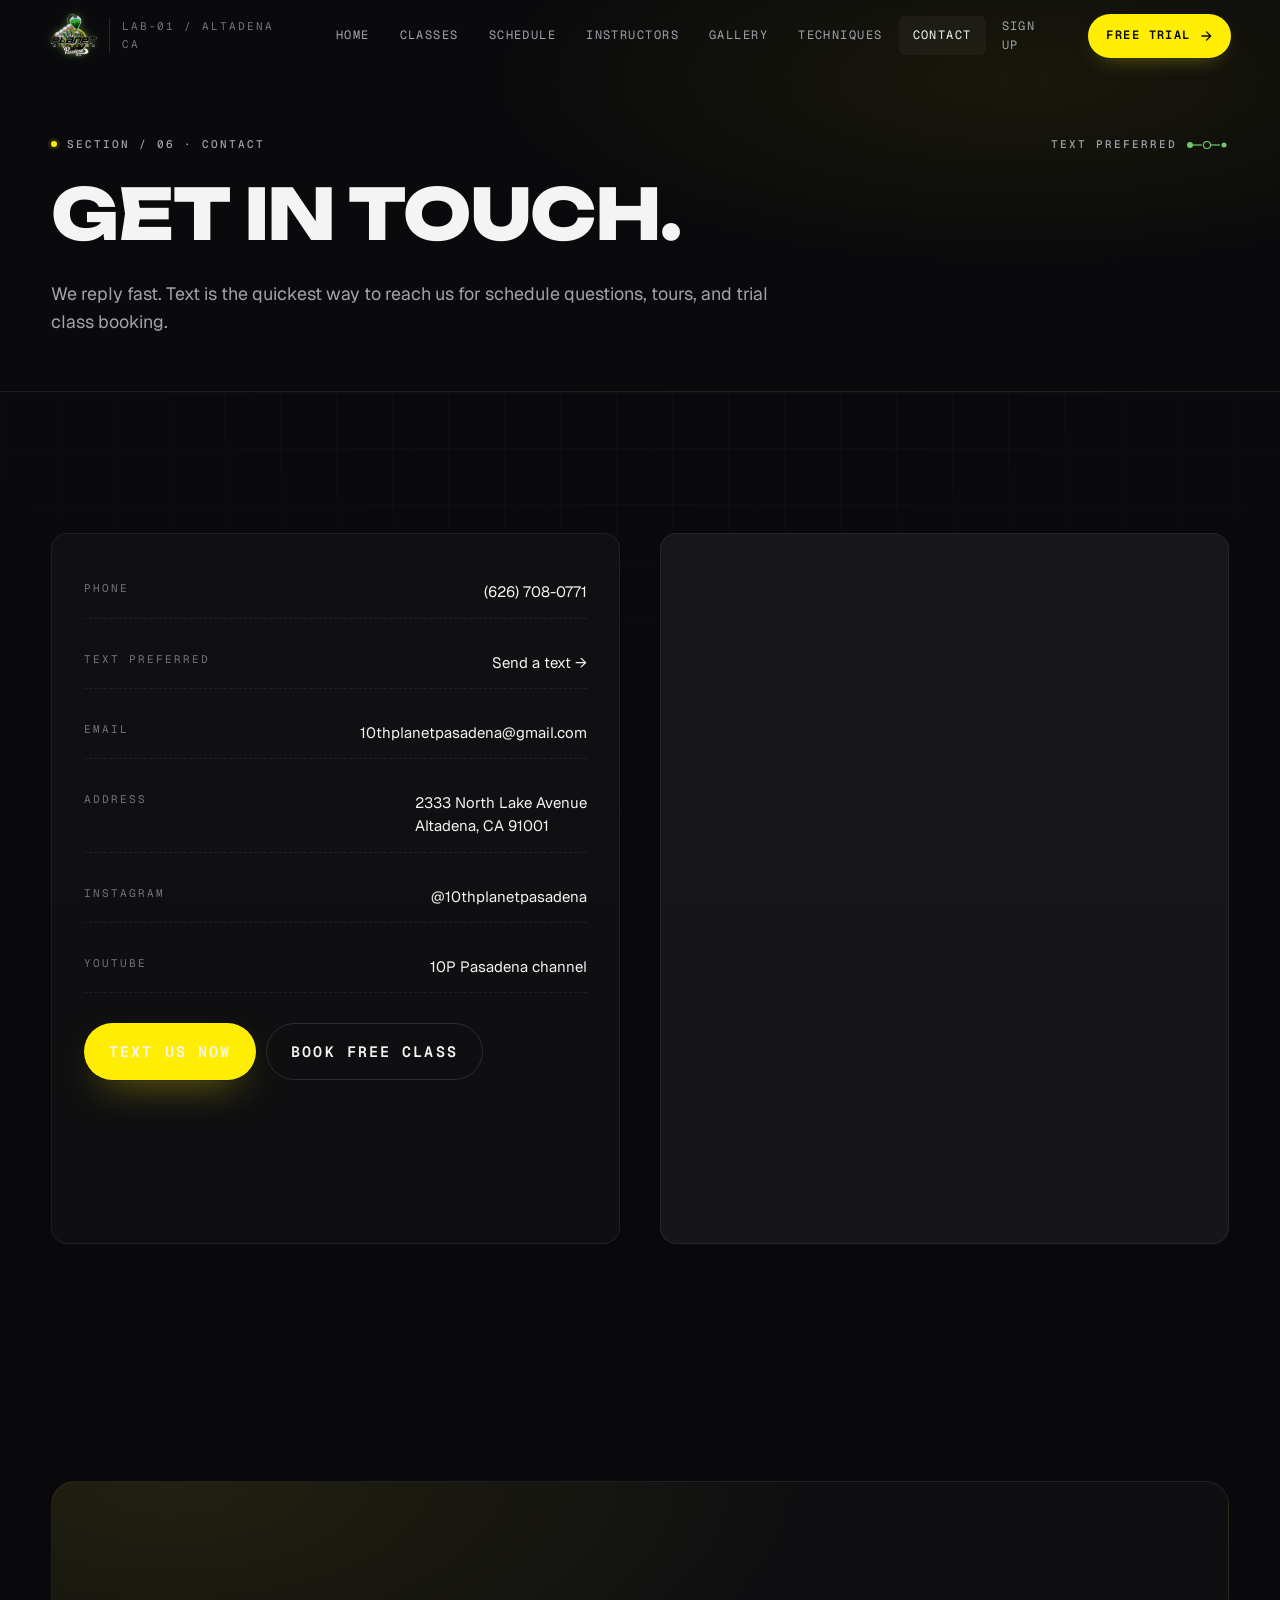
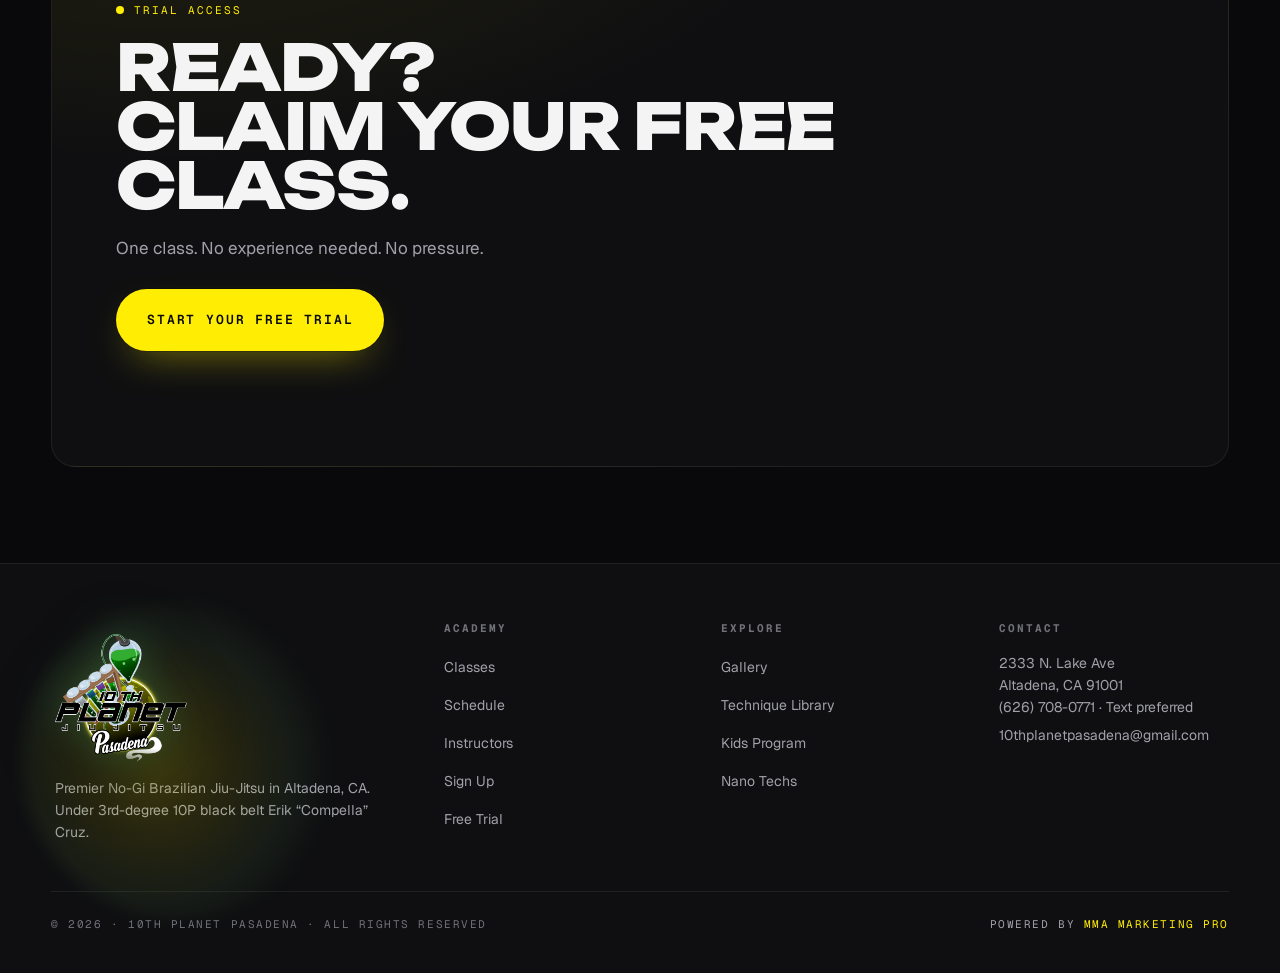
<file: contact.html>
<!DOCTYPE html>
<html lang="en">
<head>
  <meta charset="UTF-8">
  <meta name="viewport" content="width=device-width, initial-scale=1, viewport-fit=cover">
  <title>Contact — 10th Planet Pasadena</title>
  <meta name="description" content="Get in touch with 10th Planet Pasadena. Text (626) 708-0771 or email — we're at 2333 N Lake Ave, Altadena CA 91001.">
  <meta name="theme-color" content="#09090B">
  <link rel="canonical" href="https://10th-planet-pasadena.pages.dev/contact.html">
  <link rel="icon" type="image/svg+xml" href="data:image/svg+xml,%3Csvg%20xmlns='http://www.w3.org/2000/svg'%20viewBox='0%200%2064%2064'%3E%3Crect%20width='64'%20height='64'%20rx='12'%20fill='%2309090B'/%3E%3Ctext%20x='32'%20y='43'%20font-family='Impact,Arial%20Black,sans-serif'%20font-size='28'%20font-weight='900'%20text-anchor='middle'%20fill='%23FFEE03'%3E10P%3C/text%3E%3C/svg%3E">
  <link rel="preconnect" href="https://fonts.googleapis.com">
  <link rel="preconnect" href="https://fonts.gstatic.com" crossorigin>
  <link href="https://fonts.googleapis.com/css2?family=Unbounded:wght@400;500;700;800;900&family=Geist:wght@400;500;600;700&family=Geist+Mono:wght@400;500;600&display=swap" rel="stylesheet">
  <link rel="stylesheet" href="styles.css">
</head>
<body>

  <header class="nav" role="banner">
    <div class="nav-inner">
      <a href="index.html" class="nav-brand"><img src="images/logo/10thPlanetPasadena_logo-2x-1920w.webp" alt="10th Planet Pasadena logo" width="1920" height="1861"><span class="marker">LAB-01 / ALTADENA CA</span></a>
      <nav class="nav-links" aria-label="Primary">
        <a href="index.html">Home</a>
        <a href="classes.html">Classes</a>
        <a href="schedule.html">Schedule</a>
        <a href="instructors.html">Instructors</a>
        <a href="gallery.html">Gallery</a>
        <a href="videos.html">Techniques</a>
        <a href="contact.html" aria-current="page">Contact</a>
        <a href="memberships.html">Sign Up</a>
      </nav>
      <div style="display:flex; align-items:center; gap:16px;">
        <a href="#" class="nav-cta" data-open-lead>Free Trial <span class="arrow" style="display:inline-flex;"><svg width="14" height="14" viewBox="0 0 24 24" fill="none" stroke="currentColor" stroke-width="2.2" stroke-linecap="round" stroke-linejoin="round"><path d="M5 12h14M13 5l7 7-7 7"/></svg></span></a>
        <button class="nav-toggle" aria-expanded="false" aria-controls="mobile-menu" aria-label="Open menu"><svg width="22" height="22" viewBox="0 0 24 24" fill="none"><line data-l1 x1="4" y1="8" x2="20" y2="8"/><line data-l2 x1="4" y1="16" x2="20" y2="16"/></svg></button>
      </div>
    </div>
  </header>

  <div class="mobile-menu" id="mobile-menu" aria-hidden="true">
    <div class="mobile-menu-inner">
      <a href="index.html"><span>Home</span><span class="num">/00</span></a>
      <a href="classes.html"><span>Classes</span><span class="num">/01</span></a>
      <a href="schedule.html"><span>Schedule</span><span class="num">/02</span></a>
      <a href="instructors.html"><span>Instructors</span><span class="num">/03</span></a>
      <a href="gallery.html"><span>Gallery</span><span class="num">/04</span></a>
      <a href="videos.html"><span>Techniques</span><span class="num">/05</span></a>
      <a href="contact.html"><span>Contact</span><span class="num">/06</span></a>
      <a href="memberships.html"><span>Sign Up</span><span class="num">/07</span></a>
      <div class="mobile-menu-foot"><a href="#" class="btn btn--primary" data-open-lead>Start Your Free Trial</a></div>
    </div>
  </div>

  <section class="page-hero">
    <div class="shell">
      <div class="eyebrow-row">
        <span class="eyebrow"><span class="dot"></span>SECTION / 06 · CONTACT</span>
        <span class="eyebrow">TEXT PREFERRED</span>
      </div>
      <h1 class="display">Get in Touch.</h1>
      <p class="lede">We reply fast. Text is the quickest way to reach us for schedule questions, tours, and trial class booking.</p>
    </div>
  </section>

  <section class="section">
    <div class="shell">
      <div class="contact-grid">
        <div class="contact-card reveal">
          <div class="row">
            <span class="k">Phone</span>
            <a href="tel:+16267080771">(626) 708-0771</a>
          </div>
          <div class="row">
            <span class="k">Text preferred</span>
            <a href="sms:+16267080771">Send a text →</a>
          </div>
          <div class="row">
            <span class="k">Email</span>
            <a href="mailto:10thplanetpasadena@gmail.com">10thplanetpasadena@gmail.com</a>
          </div>
          <div class="row">
            <span class="k">Address</span>
            <span class="v">2333 North Lake Avenue<br>Altadena, CA 91001</span>
          </div>
          <div class="row">
            <span class="k">Instagram</span>
            <a href="https://www.instagram.com/10thplanetpasadena" target="_blank" rel="noopener">@10thplanetpasadena</a>
          </div>
          <div class="row">
            <span class="k">YouTube</span>
            <a href="https://www.youtube.com/channel/UCvoBROGo2rx9vBzchk-zOdA" target="_blank" rel="noopener">10P Pasadena channel</a>
          </div>

          <div style="display:flex; gap:10px; margin-top:12px; flex-wrap:wrap;">
            <a href="sms:+16267080771" class="btn btn--primary">Text us now</a>
            <a href="#" class="btn btn--ghost" data-open-lead>Book free class</a>
          </div>
        </div>

        <div class="map-embed reveal reveal-delay-1">
          <iframe
            title="Map to 10th Planet Pasadena"
            src="https://www.google.com/maps?q=2333+N+Lake+Ave+Altadena+CA+91001&output=embed"
            loading="lazy"
            referrerpolicy="no-referrer-when-downgrade"
            allowfullscreen></iframe>
        </div>
      </div>
    </div>
  </section>

  <section class="section section--tight">
    <div class="shell">
      <div class="cta-block reveal">
        <span class="stamp"><span style="display:inline-block; width:8px; height:8px; border-radius:999px; background:var(--sig); animation: pulse-sig 1.6s infinite;"></span>TRIAL ACCESS</span>
        <h2 class="display">Ready?<br>Claim your free class.</h2>
        <p>One class. No experience needed. No pressure.</p>
        <div class="actions">
          <a href="#" class="btn btn--primary btn--lg" data-open-lead>Start Your Free Trial</a>
        </div>
      </div>
    </div>
  </section>

  <footer class="foot">
    <div class="shell">
      <div class="foot-grid">
        <div class="foot-brand">
          <div class="reactor-bubbles" aria-hidden="true"><span></span><span></span><span></span><span></span><span></span></div>
          <div class="scan-mask" aria-hidden="true"></div><img src="images/logo/10thPlanetPasadena_logo-2x-1920w.webp" alt="10th Planet Pasadena logo" width="1920" height="1861"><p>Premier No-Gi Brazilian Jiu-Jitsu in Altadena, CA. Under 3rd-degree 10P black belt Erik &ldquo;Compella&rdquo; Cruz.</p></div>
        <div class="foot-col"><h4>Academy</h4><ul><li><a href="classes.html">Classes</a></li><li><a href="schedule.html">Schedule</a></li><li><a href="instructors.html">Instructors</a></li><li><a href="memberships.html">Sign Up</a></li><li><a href="free-trial.html">Free Trial</a></li></ul></div>
        <div class="foot-col"><h4>Explore</h4><ul><li><a href="gallery.html">Gallery</a></li><li><a href="videos.html">Technique Library</a></li><li><a href="kids-video.html">Kids Program</a></li><li><a href="nano-techs-video.html">Nano Techs</a></li></ul></div>
        <div class="foot-col"><h4>Contact</h4><address><a href="https://maps.google.com/?q=2333+N+Lake+Ave+Altadena+CA+91001" target="_blank" rel="noopener">2333 N. Lake Ave<br>Altadena, CA 91001</a><a href="tel:+16267080771">(626) 708-0771 · Text preferred</a><a href="mailto:10thplanetpasadena@gmail.com">10thplanetpasadena@gmail.com</a></address></div>
      </div>
      <div class="foot-bottom"><span>© <span data-year>2026</span> · 10th Planet Pasadena · All rights reserved</span><span class="poweredby">Powered by <a href="https://www.mmamarketingpro.com" target="_blank" rel="noopener">MMA Marketing Pro</a></span></div>
    </div>
  </footer>

  <div class="modal" id="lead-modal" aria-hidden="true" role="dialog" aria-modal="true" aria-labelledby="lead-modal-title">
    <div class="modal-overlay"></div>
    <div class="modal-panel" role="document">
      <header class="modal-hd"><span class="stamp">LAB 01 / TRIAL INTAKE · 01 OF 02</span><button class="close" data-close aria-label="Close"><svg width="16" height="16" viewBox="0 0 24 24" fill="none" stroke="currentColor" stroke-width="2" stroke-linecap="round"><path d="M18 6L6 18M6 6l12 12"/></svg></button></header>
      <form class="lead-form" novalidate>
        <div class="modal-body">
          <h3 id="lead-modal-title">Claim Your Free Class.</h3>
          <p class="lede">One class. No experience needed. No pressure.</p>
          <div class="row two"><div class="field"><label for="lead-first">First name</label><input type="text" id="lead-first" name="first" autocomplete="given-name" required></div><div class="field"><label for="lead-last">Last name</label><input type="text" id="lead-last" name="last" autocomplete="family-name" required></div></div>
          <div class="field"><label for="lead-email">Email</label><input type="email" id="lead-email" name="email" autocomplete="email" required></div>
          <div class="field"><label for="lead-phone">Phone</label><input type="tel" id="lead-phone" name="phone" autocomplete="tel" required></div>
          <div class="field"><label for="lead-program">Class you're interested in</label><select id="lead-program" name="program" required><option value="no-gi-jiu-jitsu">Adults No-Gi Jiu-Jitsu</option><option value="nano-kids">Nano Kids (ages 4–6)</option><option value="kids">Kids (ages 6–12)</option></select></div>
          <div class="hp-field" aria-hidden="true">
            <label for="lead-website">Website (leave blank)</label>
            <input type="text" id="lead-website" name="website" tabindex="-1" autocomplete="off">
          </div>
        </div>
        <footer class="modal-ft"><button type="submit" class="btn btn--primary btn--lg">Continue to scheduling <span class="arrow"><svg viewBox="0 0 24 24" fill="none" stroke="currentColor" stroke-width="2.2" stroke-linecap="round" stroke-linejoin="round"><path d="M5 12h14M13 5l7 7-7 7"/></svg></span></button><span class="fine">Step 01 of 02 · Next: pick a class time</span></footer>
      </form>
    </div>
  </div>

  <script src="scripts.js" defer></script>
</body>
</html>
</file>
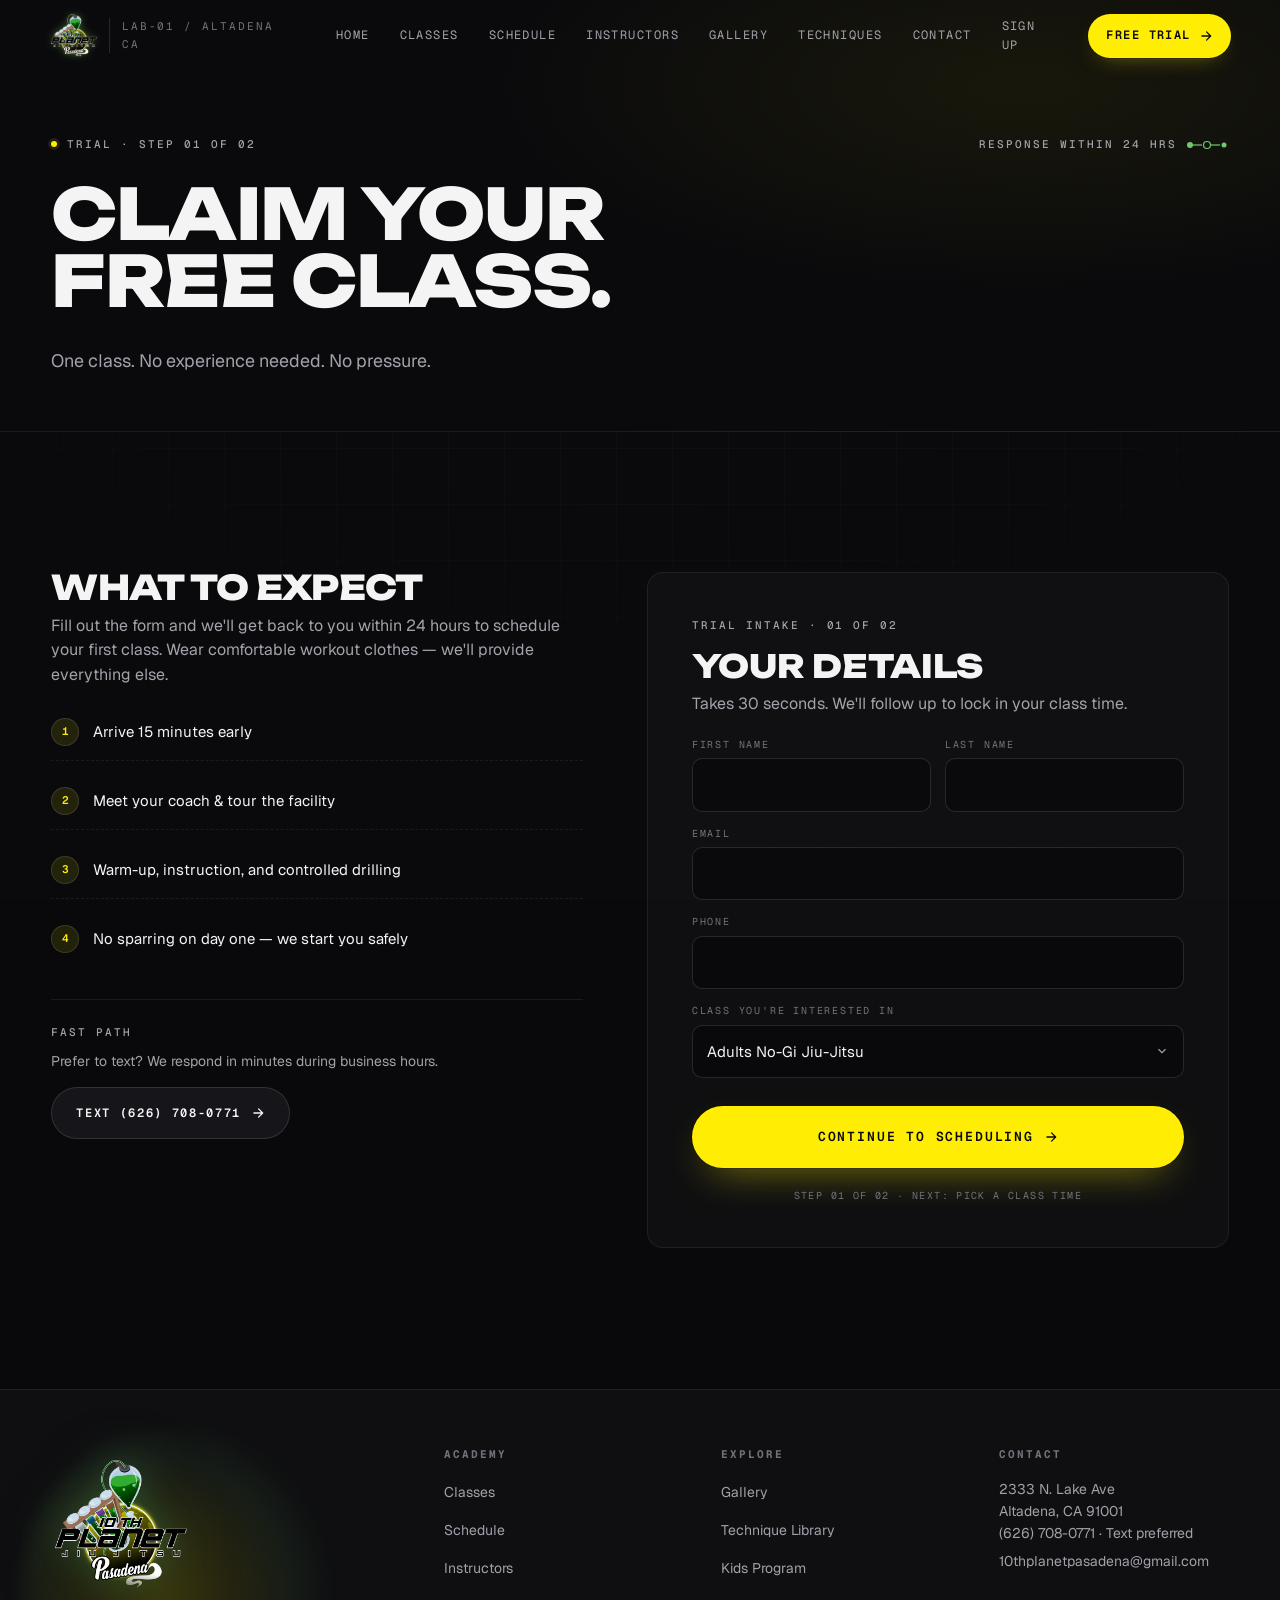
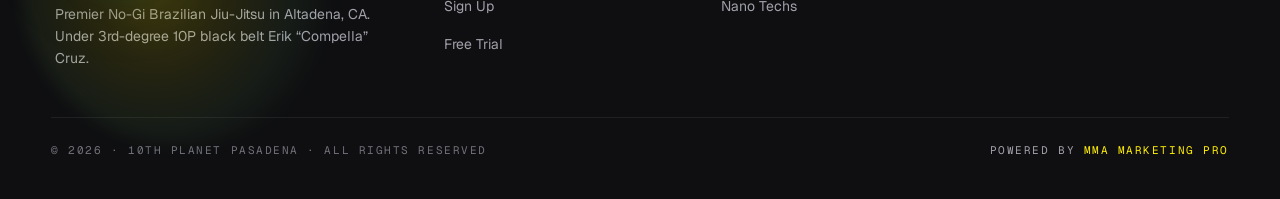
<file: free-trial.html>
<!DOCTYPE html>
<html lang="en">
<head>
  <meta charset="UTF-8">
  <meta name="viewport" content="width=device-width, initial-scale=1, viewport-fit=cover">
  <title>Free Trial — 10th Planet Pasadena</title>
  <meta name="description" content="Claim your free class at 10th Planet Pasadena. One class. No experience needed. No pressure.">
  <meta name="theme-color" content="#09090B">
  <link rel="canonical" href="https://10th-planet-pasadena.pages.dev/free-trial.html">
  <link rel="icon" type="image/svg+xml" href="data:image/svg+xml,%3Csvg%20xmlns='http://www.w3.org/2000/svg'%20viewBox='0%200%2064%2064'%3E%3Crect%20width='64'%20height='64'%20rx='12'%20fill='%2309090B'/%3E%3Ctext%20x='32'%20y='43'%20font-family='Impact,Arial%20Black,sans-serif'%20font-size='28'%20font-weight='900'%20text-anchor='middle'%20fill='%23FFEE03'%3E10P%3C/text%3E%3C/svg%3E">
  <link rel="preconnect" href="https://fonts.googleapis.com">
  <link rel="preconnect" href="https://fonts.gstatic.com" crossorigin>
  <link href="https://fonts.googleapis.com/css2?family=Unbounded:wght@400;500;700;800;900&family=Geist:wght@400;500;600;700&family=Geist+Mono:wght@400;500;600&display=swap" rel="stylesheet">
  <link rel="stylesheet" href="styles.css">
</head>
<body>

  <header class="nav" role="banner">
    <div class="nav-inner">
      <a href="index.html" class="nav-brand"><img src="images/logo/10thPlanetPasadena_logo-2x-1920w.webp" alt="10th Planet Pasadena logo" width="1920" height="1861"><span class="marker">LAB-01 / ALTADENA CA</span></a>
      <nav class="nav-links" aria-label="Primary">
        <a href="index.html">Home</a>
        <a href="classes.html">Classes</a>
        <a href="schedule.html">Schedule</a>
        <a href="instructors.html">Instructors</a>
        <a href="gallery.html">Gallery</a>
        <a href="videos.html">Techniques</a>
        <a href="contact.html">Contact</a>
        <a href="memberships.html">Sign Up</a>
      </nav>
      <div style="display:flex; align-items:center; gap:16px;">
        <a href="#" class="nav-cta" data-open-lead>Free Trial <span class="arrow" style="display:inline-flex;"><svg width="14" height="14" viewBox="0 0 24 24" fill="none" stroke="currentColor" stroke-width="2.2" stroke-linecap="round" stroke-linejoin="round"><path d="M5 12h14M13 5l7 7-7 7"/></svg></span></a>
        <button class="nav-toggle" aria-expanded="false" aria-controls="mobile-menu" aria-label="Open menu"><svg width="22" height="22" viewBox="0 0 24 24" fill="none"><line data-l1 x1="4" y1="8" x2="20" y2="8"/><line data-l2 x1="4" y1="16" x2="20" y2="16"/></svg></button>
      </div>
    </div>
  </header>

  <div class="mobile-menu" id="mobile-menu" aria-hidden="true">
    <div class="mobile-menu-inner">
      <a href="index.html"><span>Home</span><span class="num">/00</span></a>
      <a href="classes.html"><span>Classes</span><span class="num">/01</span></a>
      <a href="schedule.html"><span>Schedule</span><span class="num">/02</span></a>
      <a href="instructors.html"><span>Instructors</span><span class="num">/03</span></a>
      <a href="gallery.html"><span>Gallery</span><span class="num">/04</span></a>
      <a href="videos.html"><span>Techniques</span><span class="num">/05</span></a>
      <a href="contact.html"><span>Contact</span><span class="num">/06</span></a>
      <a href="memberships.html"><span>Sign Up</span><span class="num">/07</span></a>
      <div class="mobile-menu-foot"><a href="#" class="btn btn--primary" data-open-lead>Start Your Free Trial</a></div>
    </div>
  </div>

  <section class="page-hero">
    <div class="shell">
      <div class="eyebrow-row">
        <span class="eyebrow"><span class="dot"></span>TRIAL · STEP 01 OF 02</span>
        <span class="eyebrow">RESPONSE WITHIN 24 HRS</span>
      </div>
      <h1 class="display">Claim Your<br>Free Class.</h1>
      <p class="lede">One class. No experience needed. No pressure.</p>
    </div>
  </section>

  <section class="section">
    <div class="shell">
      <div class="twocol">
        <div class="col reveal">
          <h2 class="display" style="font-size:clamp(24px, 3vw, 34px); margin:0 0 10px;">What to expect</h2>
          <p class="muted" style="margin:0;">Fill out the form and we'll get back to you within 24 hours to schedule your first class. Wear comfortable workout clothes — we'll provide everything else.</p>
          <ul class="expect">
            <li><span class="i">1</span><span>Arrive 15 minutes early</span></li>
            <li><span class="i">2</span><span>Meet your coach &amp; tour the facility</span></li>
            <li><span class="i">3</span><span>Warm-up, instruction, and controlled drilling</span></li>
            <li><span class="i">4</span><span>No sparring on day one — we start you safely</span></li>
          </ul>

          <div style="margin-top:32px; padding-top:24px; border-top:1px solid var(--line);">
            <span class="eyebrow" style="display:block; margin-bottom:10px;">FAST PATH</span>
            <p style="margin:0 0 14px; color:var(--paper-2); font-size:14px;">Prefer to text? We respond in minutes during business hours.</p>
            <a href="sms:+16267080771" class="btn btn--dark">Text (626) 708-0771 <span class="arrow"><svg width="14" height="14" viewBox="0 0 24 24" fill="none" stroke="currentColor" stroke-width="2.2" stroke-linecap="round" stroke-linejoin="round"><path d="M5 12h14M13 5l7 7-7 7"/></svg></span></a>
          </div>
        </div>

        <div class="col reveal reveal-delay-1">
          <form class="form-stack" id="main-trial-form" novalidate>
            <div>
              <span class="eyebrow" style="display:block; margin-bottom:8px;">TRIAL INTAKE · 01 OF 02</span>
              <h2>Your details</h2>
              <p class="sub">Takes 30 seconds. We'll follow up to lock in your class time.</p>
            </div>

            <div class="lead-form">
              <div class="row two">
                <div class="field"><label for="ft-first">First name</label><input type="text" id="ft-first" name="first" autocomplete="given-name" required></div>
                <div class="field"><label for="ft-last">Last name</label><input type="text" id="ft-last" name="last" autocomplete="family-name" required></div>
              </div>
              <div class="field"><label for="ft-email">Email</label><input type="email" id="ft-email" name="email" autocomplete="email" required></div>
              <div class="field"><label for="ft-phone">Phone</label><input type="tel" id="ft-phone" name="phone" autocomplete="tel" required></div>
              <div class="field">
                <label for="ft-program">Class you're interested in</label>
                <select id="ft-program" name="program" required>
                  <option value="no-gi-jiu-jitsu">Adults No-Gi Jiu-Jitsu</option>
                  <option value="nano-kids">Nano Kids (ages 4–6)</option>
                  <option value="kids">Kids (ages 6–12)</option>
                </select>
              </div>
            </div>

            <button type="submit" class="btn btn--primary btn--lg" style="margin-top:8px;">
              Continue to scheduling
              <span class="arrow"><svg viewBox="0 0 24 24" fill="none" stroke="currentColor" stroke-width="2.2" stroke-linecap="round" stroke-linejoin="round"><path d="M5 12h14M13 5l7 7-7 7"/></svg></span>
            </button>
            <span class="mono" style="font-size:10px; letter-spacing:0.14em; color:var(--paper-3); text-transform:uppercase; text-align:center; display:block;">Step 01 of 02 · Next: pick a class time</span>
          </form>
        </div>
      </div>
    </div>
  </section>

  <footer class="foot">
    <div class="shell">
      <div class="foot-grid">
        <div class="foot-brand">
          <div class="reactor-bubbles" aria-hidden="true"><span></span><span></span><span></span><span></span><span></span></div>
          <div class="scan-mask" aria-hidden="true"></div><img src="images/logo/10thPlanetPasadena_logo-2x-1920w.webp" alt="10th Planet Pasadena logo" width="1920" height="1861"><p>Premier No-Gi Brazilian Jiu-Jitsu in Altadena, CA. Under 3rd-degree 10P black belt Erik &ldquo;Compella&rdquo; Cruz.</p></div>
        <div class="foot-col"><h4>Academy</h4><ul><li><a href="classes.html">Classes</a></li><li><a href="schedule.html">Schedule</a></li><li><a href="instructors.html">Instructors</a></li><li><a href="memberships.html">Sign Up</a></li><li><a href="free-trial.html">Free Trial</a></li></ul></div>
        <div class="foot-col"><h4>Explore</h4><ul><li><a href="gallery.html">Gallery</a></li><li><a href="videos.html">Technique Library</a></li><li><a href="kids-video.html">Kids Program</a></li><li><a href="nano-techs-video.html">Nano Techs</a></li></ul></div>
        <div class="foot-col"><h4>Contact</h4><address><a href="https://maps.google.com/?q=2333+N+Lake+Ave+Altadena+CA+91001" target="_blank" rel="noopener">2333 N. Lake Ave<br>Altadena, CA 91001</a><a href="tel:+16267080771">(626) 708-0771 · Text preferred</a><a href="mailto:10thplanetpasadena@gmail.com">10thplanetpasadena@gmail.com</a></address></div>
      </div>
      <div class="foot-bottom"><span>© <span data-year>2026</span> · 10th Planet Pasadena · All rights reserved</span><span class="poweredby">Powered by <a href="https://www.mmamarketingpro.com" target="_blank" rel="noopener">MMA Marketing Pro</a></span></div>
    </div>
  </footer>

  <div class="modal" id="lead-modal" aria-hidden="true" role="dialog" aria-modal="true" aria-labelledby="lead-modal-title">
    <div class="modal-overlay"></div>
    <div class="modal-panel" role="document">
      <header class="modal-hd"><span class="stamp">LAB 01 / TRIAL INTAKE · 01 OF 02</span><button class="close" data-close aria-label="Close"><svg width="16" height="16" viewBox="0 0 24 24" fill="none" stroke="currentColor" stroke-width="2" stroke-linecap="round"><path d="M18 6L6 18M6 6l12 12"/></svg></button></header>
      <form class="lead-form" novalidate>
        <div class="modal-body">
          <h3 id="lead-modal-title">Claim Your Free Class.</h3>
          <p class="lede">One class. No experience needed. No pressure.</p>
          <div class="row two"><div class="field"><label for="lead-first">First name</label><input type="text" id="lead-first" name="first" autocomplete="given-name" required></div><div class="field"><label for="lead-last">Last name</label><input type="text" id="lead-last" name="last" autocomplete="family-name" required></div></div>
          <div class="field"><label for="lead-email">Email</label><input type="email" id="lead-email" name="email" autocomplete="email" required></div>
          <div class="field"><label for="lead-phone">Phone</label><input type="tel" id="lead-phone" name="phone" autocomplete="tel" required></div>
          <div class="field"><label for="lead-program">Class you're interested in</label><select id="lead-program" name="program" required><option value="no-gi-jiu-jitsu">Adults No-Gi Jiu-Jitsu</option><option value="nano-kids">Nano Kids (ages 4–6)</option><option value="kids">Kids (ages 6–12)</option></select></div>
          <div class="hp-field" aria-hidden="true">
            <label for="lead-website">Website (leave blank)</label>
            <input type="text" id="lead-website" name="website" tabindex="-1" autocomplete="off">
          </div>
        </div>
        <footer class="modal-ft"><button type="submit" class="btn btn--primary btn--lg">Continue to scheduling <span class="arrow"><svg viewBox="0 0 24 24" fill="none" stroke="currentColor" stroke-width="2.2" stroke-linecap="round" stroke-linejoin="round"><path d="M5 12h14M13 5l7 7-7 7"/></svg></span></button><span class="fine">Step 01 of 02 · Next: pick a class time</span></footer>
      </form>
    </div>
  </div>

  <script src="scripts.js" defer></script>
</body>
</html>
</file>
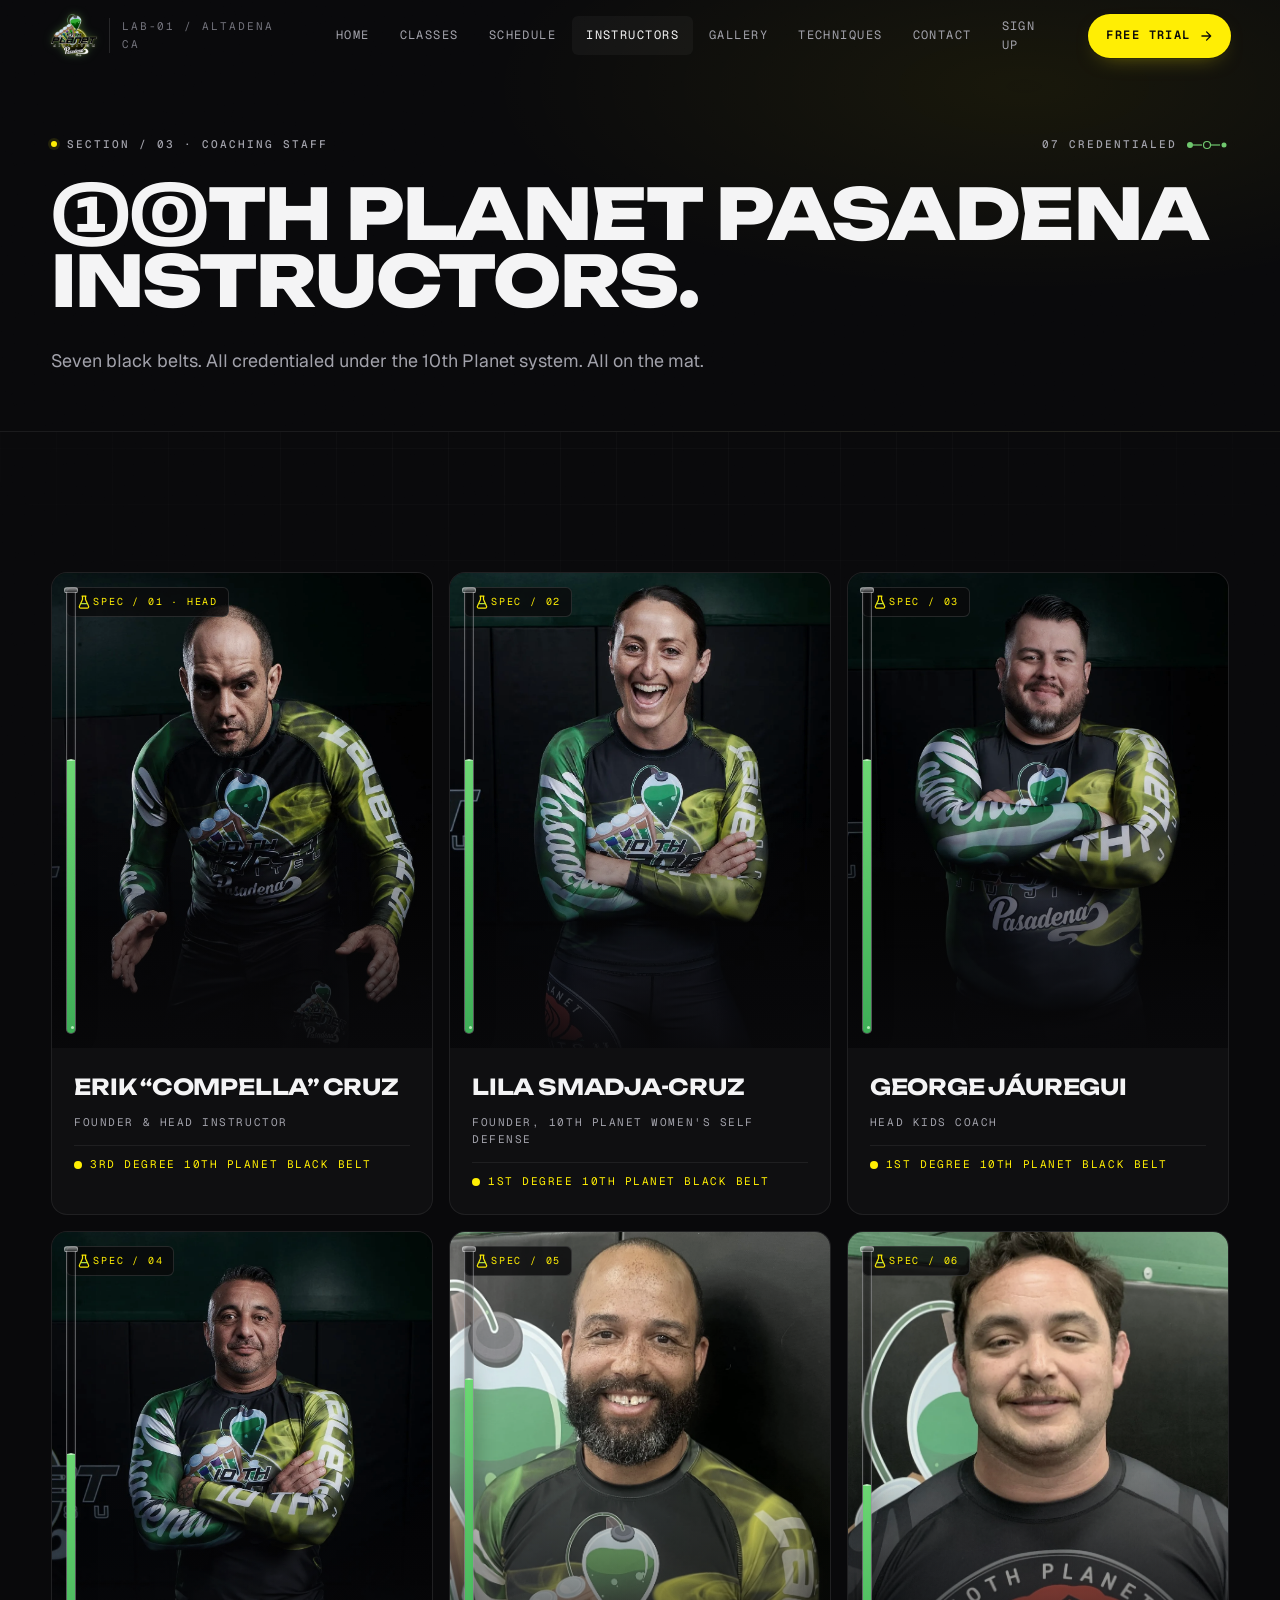
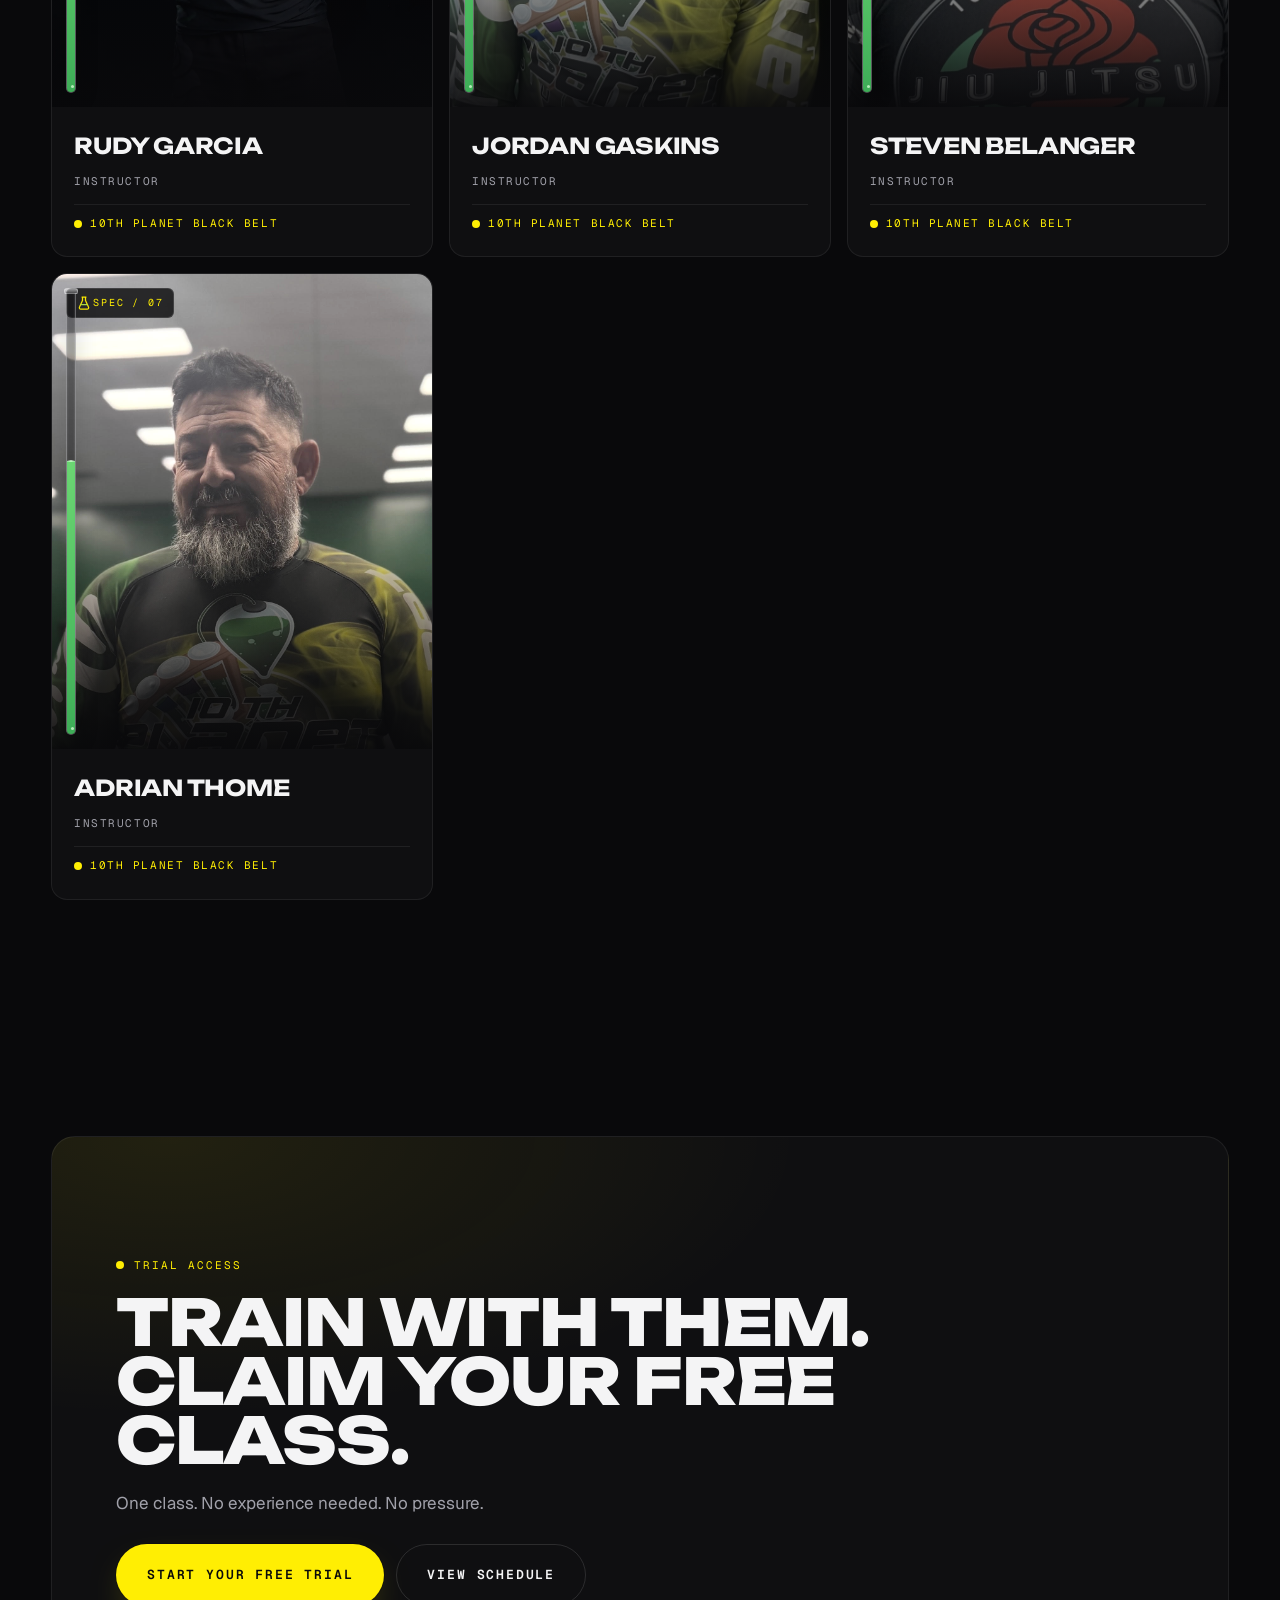
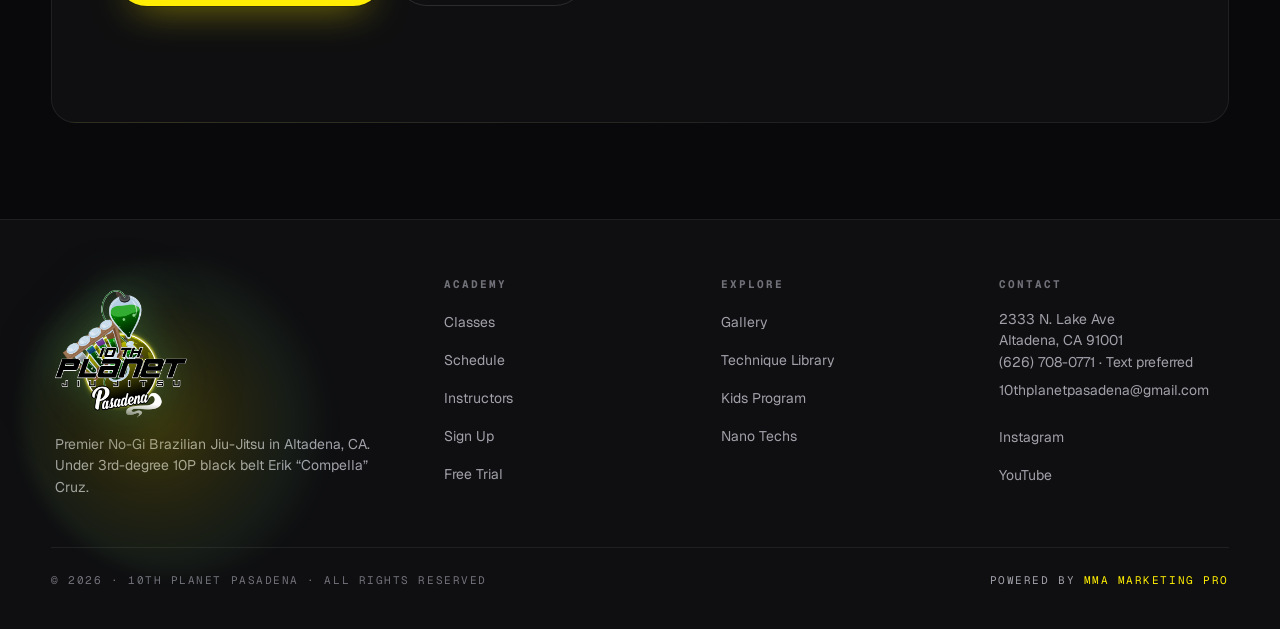
<file: instructors.html>
<!DOCTYPE html>
<html lang="en">
<head>
  <meta charset="UTF-8">
  <meta name="viewport" content="width=device-width, initial-scale=1, viewport-fit=cover">
  <title>Instructors — 10th Planet Pasadena</title>
  <meta name="description" content="Meet the 10P Pasadena coaching staff. Seven 10th Planet black belts — all credentialed under the 10th Planet system.">
  <meta name="theme-color" content="#09090B">
  <link rel="canonical" href="https://10th-planet-pasadena.pages.dev/instructors.html">
  <link rel="icon" type="image/svg+xml" href="data:image/svg+xml,%3Csvg%20xmlns='http://www.w3.org/2000/svg'%20viewBox='0%200%2064%2064'%3E%3Crect%20width='64'%20height='64'%20rx='12'%20fill='%2309090B'/%3E%3Ctext%20x='32'%20y='43'%20font-family='Impact,Arial%20Black,sans-serif'%20font-size='28'%20font-weight='900'%20text-anchor='middle'%20fill='%23FFEE03'%3E10P%3C/text%3E%3C/svg%3E">
  <link rel="preconnect" href="https://fonts.googleapis.com">
  <link rel="preconnect" href="https://fonts.gstatic.com" crossorigin>
  <link href="https://fonts.googleapis.com/css2?family=Unbounded:wght@400;500;700;800;900&family=Geist:wght@400;500;600;700&family=Geist+Mono:wght@400;500;600&display=swap" rel="stylesheet">
  <link rel="stylesheet" href="styles.css">
</head>
<body>

  <header class="nav" role="banner">
    <div class="nav-inner">
      <a href="index.html" class="nav-brand"><img src="images/logo/10thPlanetPasadena_logo-2x-1920w.webp" alt="10th Planet Pasadena logo" width="1920" height="1861"><span class="marker">LAB-01 / ALTADENA CA</span></a>
      <nav class="nav-links" aria-label="Primary">
        <a href="index.html">Home</a>
        <a href="classes.html">Classes</a>
        <a href="schedule.html">Schedule</a>
        <a href="instructors.html" aria-current="page">Instructors</a>
        <a href="gallery.html">Gallery</a>
        <a href="videos.html">Techniques</a>
        <a href="contact.html">Contact</a>
        <a href="memberships.html">Sign Up</a>
      </nav>
      <div style="display:flex; align-items:center; gap:16px;">
        <a href="#" class="nav-cta" data-open-lead>Free Trial <span class="arrow" style="display:inline-flex;"><svg width="14" height="14" viewBox="0 0 24 24" fill="none" stroke="currentColor" stroke-width="2.2" stroke-linecap="round" stroke-linejoin="round"><path d="M5 12h14M13 5l7 7-7 7"/></svg></span></a>
        <button class="nav-toggle" aria-expanded="false" aria-controls="mobile-menu" aria-label="Open menu"><svg width="22" height="22" viewBox="0 0 24 24" fill="none"><line data-l1 x1="4" y1="8" x2="20" y2="8"/><line data-l2 x1="4" y1="16" x2="20" y2="16"/></svg></button>
      </div>
    </div>
  </header>

  <div class="mobile-menu" id="mobile-menu" aria-hidden="true">
    <div class="mobile-menu-inner">
      <a href="index.html"><span>Home</span><span class="num">/00</span></a>
      <a href="classes.html"><span>Classes</span><span class="num">/01</span></a>
      <a href="schedule.html"><span>Schedule</span><span class="num">/02</span></a>
      <a href="instructors.html"><span>Instructors</span><span class="num">/03</span></a>
      <a href="gallery.html"><span>Gallery</span><span class="num">/04</span></a>
      <a href="videos.html"><span>Techniques</span><span class="num">/05</span></a>
      <a href="contact.html"><span>Contact</span><span class="num">/06</span></a>
      <a href="memberships.html"><span>Sign Up</span><span class="num">/07</span></a>
      <div class="mobile-menu-foot"><a href="#" class="btn btn--primary" data-open-lead>Start Your Free Trial</a></div>
    </div>
  </div>

  <section class="page-hero">
    <div class="shell">
      <div class="eyebrow-row">
        <span class="eyebrow"><span class="dot"></span>SECTION / 03 · COACHING STAFF</span>
        <span class="eyebrow">07 CREDENTIALED</span>
      </div>
      <h1 class="display">10th Planet Pasadena<br>Instructors.</h1>
      <p class="lede">Seven black belts. All credentialed under the 10th Planet system. All on the mat.</p>
    </div>
  </section>

  <section class="section">
    <div class="shell">
      <div class="team">

        <article class="coach reveal">
          <div class="portrait">
            <div class="vial" aria-hidden="true"><div class="vial-tube"><div class="vial-fill"></div></div></div>
            <span class="specimen-tag">SPEC / 01 · HEAD</span>
            <img src="images/team/Erik-10P.webp" alt="Erik &quot;Compella&quot; Cruz, founder and head instructor">
          </div>
          <div class="info">
            <h3>Erik &ldquo;Compella&rdquo; Cruz</h3>
            <span class="role">Founder &amp; Head Instructor</span>
            <span class="rank"><span class="dot"></span>3rd Degree 10th Planet Black Belt</span>
          </div>
        </article>

        <article class="coach reveal reveal-delay-1">
          <div class="portrait">
            <div class="vial" aria-hidden="true"><div class="vial-tube"><div class="vial-fill"></div></div></div>
            <span class="specimen-tag">SPEC / 02</span>
            <img src="images/team/Lila-10P.webp" alt="Lila Smadja-Cruz, Founder 10th Planet Women's Self Defense">
          </div>
          <div class="info">
            <h3>Lila Smadja-Cruz</h3>
            <span class="role">Founder, 10th Planet Women's Self Defense</span>
            <span class="rank"><span class="dot"></span>1st Degree 10th Planet Black Belt</span>
          </div>
        </article>

        <article class="coach reveal reveal-delay-2">
          <div class="portrait">
            <div class="vial" aria-hidden="true"><div class="vial-tube"><div class="vial-fill"></div></div></div>
            <span class="specimen-tag">SPEC / 03</span>
            <img src="images/team/George-10P.webp" alt="George Jáuregui, Head Kids Coach">
          </div>
          <div class="info">
            <h3>George Jáuregui</h3>
            <span class="role">Head Kids Coach</span>
            <span class="rank"><span class="dot"></span>1st Degree 10th Planet Black Belt</span>
          </div>
        </article>

        <article class="coach reveal">
          <div class="portrait">
            <div class="vial" aria-hidden="true"><div class="vial-tube"><div class="vial-fill"></div></div></div>
            <span class="specimen-tag">SPEC / 04</span>
            <img src="images/team/Rudy.webp" alt="Rudy Garcia, Instructor">
          </div>
          <div class="info">
            <h3>Rudy Garcia</h3>
            <span class="role">Instructor</span>
            <span class="rank"><span class="dot"></span>10th Planet Black Belt</span>
          </div>
        </article>

        <article class="coach reveal reveal-delay-1">
          <div class="portrait">
            <div class="vial" aria-hidden="true"><div class="vial-tube"><div class="vial-fill"></div></div></div>
            <span class="specimen-tag">SPEC / 05</span>
            <img src="images/team/Jordan.webp" alt="Jordan Gaskins, Instructor">
          </div>
          <div class="info">
            <h3>Jordan Gaskins</h3>
            <span class="role">Instructor</span>
            <span class="rank"><span class="dot"></span>10th Planet Black Belt</span>
          </div>
        </article>

        <article class="coach reveal reveal-delay-2">
          <div class="portrait">
            <div class="vial" aria-hidden="true"><div class="vial-tube"><div class="vial-fill"></div></div></div>
            <span class="specimen-tag">SPEC / 06</span>
            <img src="images/team/Steven.webp" alt="Steven Belanger, Instructor">
          </div>
          <div class="info">
            <h3>Steven Belanger</h3>
            <span class="role">Instructor</span>
            <span class="rank"><span class="dot"></span>10th Planet Black Belt</span>
          </div>
        </article>

        <article class="coach reveal">
          <div class="portrait">
            <div class="vial" aria-hidden="true"><div class="vial-tube"><div class="vial-fill"></div></div></div>
            <span class="specimen-tag">SPEC / 07</span>
            <img src="images/team/Adrian-Thome.jpg" alt="Adrian Thome, Instructor">
          </div>
          <div class="info">
            <h3>Adrian Thome</h3>
            <span class="role">Instructor</span>
            <span class="rank"><span class="dot"></span>10th Planet Black Belt</span>
          </div>
        </article>

      </div>
    </div>
  </section>

  <section class="section section--tight">
    <div class="shell">
      <div class="cta-block reveal">
        <span class="stamp"><span style="display:inline-block; width:8px; height:8px; border-radius:999px; background:var(--sig); animation: pulse-sig 1.6s infinite;"></span>TRIAL ACCESS</span>
        <h2 class="display">Train with them.<br>Claim your free class.</h2>
        <p>One class. No experience needed. No pressure.</p>
        <div class="actions">
          <a href="#" class="btn btn--primary btn--lg" data-open-lead>Start Your Free Trial</a>
          <a href="schedule.html" class="btn btn--ghost btn--lg">View schedule</a>
        </div>
      </div>
    </div>
  </section>

  <footer class="foot">
    <div class="shell">
      <div class="foot-grid">
        <div class="foot-brand">
          <div class="reactor-bubbles" aria-hidden="true"><span></span><span></span><span></span><span></span><span></span></div>
          <div class="scan-mask" aria-hidden="true"></div>
          <img src="images/logo/10thPlanetPasadena_logo-2x-1920w.webp" alt="10th Planet Pasadena logo" width="1920" height="1861">
          <p>Premier No-Gi Brazilian Jiu-Jitsu in Altadena, CA. Under 3rd-degree 10P black belt Erik &ldquo;Compella&rdquo; Cruz.</p>
        </div>
        <div class="foot-col"><h4>Academy</h4><ul><li><a href="classes.html">Classes</a></li><li><a href="schedule.html">Schedule</a></li><li><a href="instructors.html">Instructors</a></li><li><a href="memberships.html">Sign Up</a></li><li><a href="free-trial.html">Free Trial</a></li></ul></div>
        <div class="foot-col"><h4>Explore</h4><ul><li><a href="gallery.html">Gallery</a></li><li><a href="videos.html">Technique Library</a></li><li><a href="kids-video.html">Kids Program</a></li><li><a href="nano-techs-video.html">Nano Techs</a></li></ul></div>
        <div class="foot-col"><h4>Contact</h4><address><a href="https://maps.google.com/?q=2333+N+Lake+Ave+Altadena+CA+91001" target="_blank" rel="noopener">2333 N. Lake Ave<br>Altadena, CA 91001</a><a href="tel:+16267080771">(626) 708-0771 · Text preferred</a><a href="mailto:10thplanetpasadena@gmail.com">10thplanetpasadena@gmail.com</a></address><ul style="margin-top:16px;"><li><a href="https://www.instagram.com/10thplanetpasadena" target="_blank" rel="noopener">Instagram</a></li><li><a href="https://www.youtube.com/channel/UCvoBROGo2rx9vBzchk-zOdA" target="_blank" rel="noopener">YouTube</a></li></ul></div>
      </div>
      <div class="foot-bottom">
        <span>© <span data-year>2026</span> · 10th Planet Pasadena · All rights reserved</span>
        <span class="poweredby">Powered by <a href="https://www.mmamarketingpro.com" target="_blank" rel="noopener">MMA Marketing Pro</a></span>
      </div>
    </div>
  </footer>

  <div class="modal" id="lead-modal" aria-hidden="true" role="dialog" aria-modal="true" aria-labelledby="lead-modal-title">
    <div class="modal-overlay"></div>
    <div class="modal-panel" role="document">
      <header class="modal-hd"><span class="stamp">LAB 01 / TRIAL INTAKE · 01 OF 02</span><button class="close" data-close aria-label="Close"><svg width="16" height="16" viewBox="0 0 24 24" fill="none" stroke="currentColor" stroke-width="2" stroke-linecap="round"><path d="M18 6L6 18M6 6l12 12"/></svg></button></header>
      <form class="lead-form" novalidate>
        <div class="modal-body">
          <h3 id="lead-modal-title">Claim Your Free Class.</h3>
          <p class="lede">One class. No experience needed. No pressure.</p>
          <div class="row two"><div class="field"><label for="lead-first">First name</label><input type="text" id="lead-first" name="first" autocomplete="given-name" required></div><div class="field"><label for="lead-last">Last name</label><input type="text" id="lead-last" name="last" autocomplete="family-name" required></div></div>
          <div class="field"><label for="lead-email">Email</label><input type="email" id="lead-email" name="email" autocomplete="email" required></div>
          <div class="field"><label for="lead-phone">Phone</label><input type="tel" id="lead-phone" name="phone" autocomplete="tel" required></div>
          <div class="field"><label for="lead-program">Class you're interested in</label><select id="lead-program" name="program" required><option value="no-gi-jiu-jitsu">Adults No-Gi Jiu-Jitsu</option><option value="nano-kids">Nano Kids (ages 4–6)</option><option value="kids">Kids (ages 6–12)</option></select></div>
          <div class="hp-field" aria-hidden="true">
            <label for="lead-website">Website (leave blank)</label>
            <input type="text" id="lead-website" name="website" tabindex="-1" autocomplete="off">
          </div>
        </div>
        <footer class="modal-ft"><button type="submit" class="btn btn--primary btn--lg">Continue to scheduling <span class="arrow"><svg viewBox="0 0 24 24" fill="none" stroke="currentColor" stroke-width="2.2" stroke-linecap="round" stroke-linejoin="round"><path d="M5 12h14M13 5l7 7-7 7"/></svg></span></button><span class="fine">Step 01 of 02 · Next: pick a class time</span></footer>
      </form>
    </div>
  </div>

  <script src="scripts.js" defer></script>
</body>
</html>
</file>
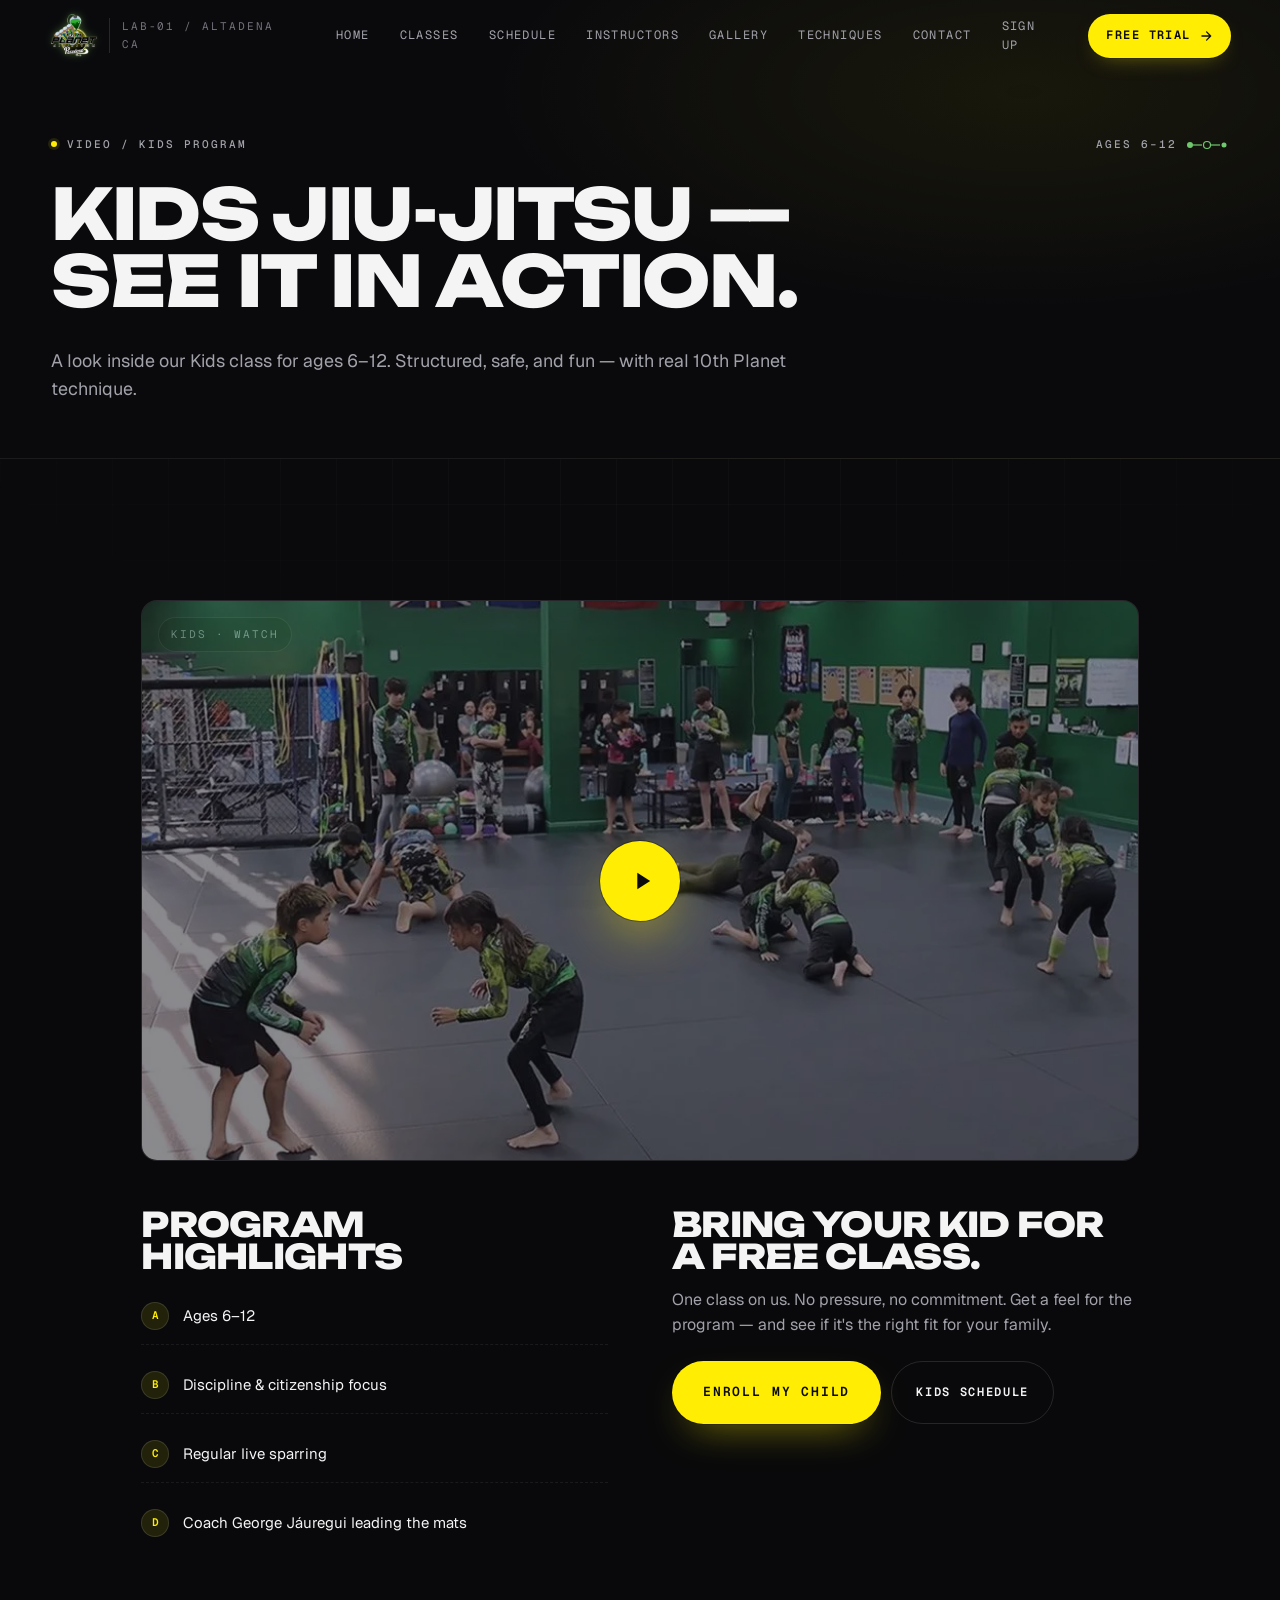
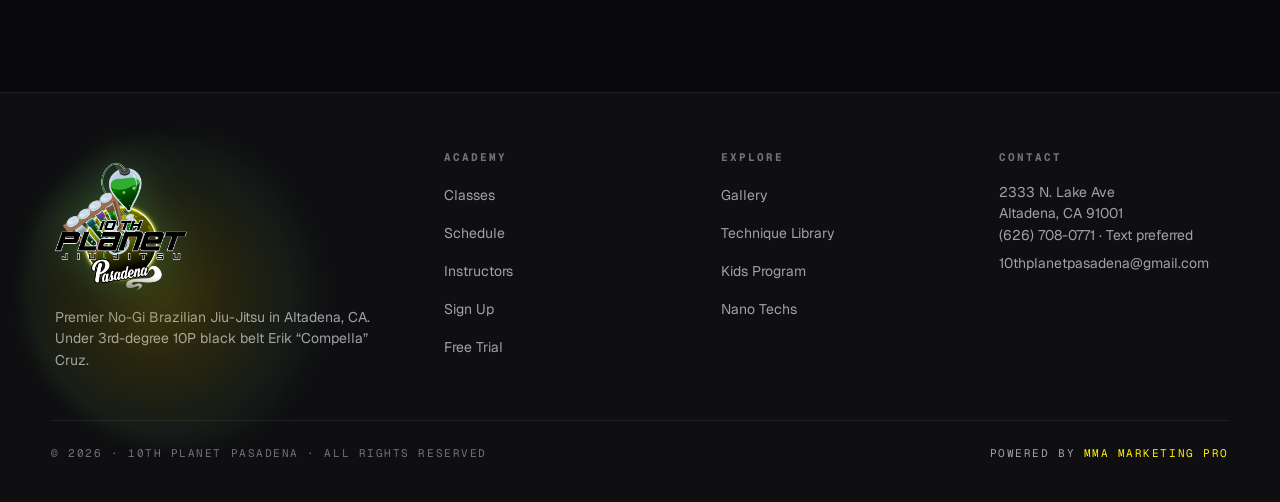
<file: kids-video.html>
<!DOCTYPE html>
<html lang="en">
<head>
  <meta charset="UTF-8">
  <meta name="viewport" content="width=device-width, initial-scale=1, viewport-fit=cover">
  <title>Kids Jiu-Jitsu — See It in Action — 10th Planet Pasadena</title>
  <meta name="description" content="Our Kids Jiu-Jitsu program for ages 6-12 at 10th Planet Pasadena — structured, safe, fun, with real 10P technique.">
  <meta name="theme-color" content="#09090B">
  <link rel="canonical" href="https://10th-planet-pasadena.pages.dev/kids-video.html">
  <link rel="icon" type="image/svg+xml" href="data:image/svg+xml,%3Csvg%20xmlns='http://www.w3.org/2000/svg'%20viewBox='0%200%2064%2064'%3E%3Crect%20width='64'%20height='64'%20rx='12'%20fill='%2309090B'/%3E%3Ctext%20x='32'%20y='43'%20font-family='Impact,Arial%20Black,sans-serif'%20font-size='28'%20font-weight='900'%20text-anchor='middle'%20fill='%23FFEE03'%3E10P%3C/text%3E%3C/svg%3E">
  <link rel="preconnect" href="https://fonts.googleapis.com">
  <link rel="preconnect" href="https://fonts.gstatic.com" crossorigin>
  <link href="https://fonts.googleapis.com/css2?family=Unbounded:wght@400;500;700;800;900&family=Geist:wght@400;500;600;700&family=Geist+Mono:wght@400;500;600&display=swap" rel="stylesheet">
  <link rel="stylesheet" href="styles.css">
</head>
<body>

  <header class="nav" role="banner">
    <div class="nav-inner">
      <a href="index.html" class="nav-brand"><img src="images/logo/10thPlanetPasadena_logo-2x-1920w.webp" alt="10th Planet Pasadena logo" width="1920" height="1861"><span class="marker">LAB-01 / ALTADENA CA</span></a>
      <nav class="nav-links" aria-label="Primary">
        <a href="index.html">Home</a>
        <a href="classes.html">Classes</a>
        <a href="schedule.html">Schedule</a>
        <a href="instructors.html">Instructors</a>
        <a href="gallery.html">Gallery</a>
        <a href="videos.html">Techniques</a>
        <a href="contact.html">Contact</a>
        <a href="memberships.html">Sign Up</a>
      </nav>
      <div style="display:flex; align-items:center; gap:16px;">
        <a href="#" class="nav-cta" data-open-lead>Free Trial <span class="arrow" style="display:inline-flex;"><svg width="14" height="14" viewBox="0 0 24 24" fill="none" stroke="currentColor" stroke-width="2.2" stroke-linecap="round" stroke-linejoin="round"><path d="M5 12h14M13 5l7 7-7 7"/></svg></span></a>
        <button class="nav-toggle" aria-expanded="false" aria-controls="mobile-menu" aria-label="Open menu"><svg width="22" height="22" viewBox="0 0 24 24" fill="none"><line data-l1 x1="4" y1="8" x2="20" y2="8"/><line data-l2 x1="4" y1="16" x2="20" y2="16"/></svg></button>
      </div>
    </div>
  </header>

  <div class="mobile-menu" id="mobile-menu" aria-hidden="true">
    <div class="mobile-menu-inner">
      <a href="index.html"><span>Home</span><span class="num">/00</span></a>
      <a href="classes.html"><span>Classes</span><span class="num">/01</span></a>
      <a href="schedule.html"><span>Schedule</span><span class="num">/02</span></a>
      <a href="instructors.html"><span>Instructors</span><span class="num">/03</span></a>
      <a href="gallery.html"><span>Gallery</span><span class="num">/04</span></a>
      <a href="videos.html"><span>Techniques</span><span class="num">/05</span></a>
      <a href="contact.html"><span>Contact</span><span class="num">/06</span></a>
      <a href="memberships.html"><span>Sign Up</span><span class="num">/07</span></a>
      <div class="mobile-menu-foot"><a href="#" class="btn btn--primary" data-open-lead>Start Your Free Trial</a></div>
    </div>
  </div>

  <section class="page-hero">
    <div class="shell">
      <div class="eyebrow-row">
        <span class="eyebrow"><span class="dot"></span>VIDEO / KIDS PROGRAM</span>
        <span class="eyebrow">AGES 6–12</span>
      </div>
      <h1 class="display">Kids Jiu-Jitsu —<br>See It in Action.</h1>
      <p class="lede">A look inside our Kids class for ages 6–12. Structured, safe, and fun — with real 10th Planet technique.</p>
    </div>
  </section>

  <section class="section">
    <div class="shell" style="max-width:1100px;">
      <div class="video-frame reveal">
        <span class="label">KIDS · WATCH</span>
        <img src="images/gallery/kids-class-large-1920w.webp" alt="Kids Jiu-Jitsu class" style="position:absolute; inset:0; width:100%; height:100%; object-fit:cover; opacity:0.5;">
        <button class="play" aria-label="Play kids program video" style="position:relative; z-index:2;">
          <svg viewBox="0 0 24 24" fill="currentColor"><path d="M8 5v14l11-7z"/></svg>
        </button>
      </div>

      <div class="twocol reveal reveal-delay-1" style="margin-top:48px;">
        <div class="col">
          <h2 class="display" style="font-size:clamp(24px, 3vw, 34px); margin:0 0 16px;">Program highlights</h2>
          <ul class="expect">
            <li><span class="i">A</span><span>Ages 6–12</span></li>
            <li><span class="i">B</span><span>Discipline &amp; citizenship focus</span></li>
            <li><span class="i">C</span><span>Regular live sparring</span></li>
            <li><span class="i">D</span><span>Coach George Jáuregui leading the mats</span></li>
          </ul>
        </div>
        <div class="col">
          <h2 class="display" style="font-size:clamp(24px, 3vw, 34px); margin:0 0 16px;">Bring your kid for a free class.</h2>
          <p class="muted" style="margin:0 0 24px;">One class on us. No pressure, no commitment. Get a feel for the program — and see if it's the right fit for your family.</p>
          <div style="display:flex; flex-wrap:wrap; gap:10px;">
            <a href="#" class="btn btn--primary btn--lg" data-open-lead data-program="kids">Enroll My Child</a>
            <a href="schedule.html" class="btn btn--ghost">Kids schedule</a>
          </div>
        </div>
      </div>
    </div>
  </section>

  <footer class="foot">
    <div class="shell">
      <div class="foot-grid">
        <div class="foot-brand">
          <div class="reactor-bubbles" aria-hidden="true"><span></span><span></span><span></span><span></span><span></span></div>
          <div class="scan-mask" aria-hidden="true"></div><img src="images/logo/10thPlanetPasadena_logo-2x-1920w.webp" alt="10th Planet Pasadena logo" width="1920" height="1861"><p>Premier No-Gi Brazilian Jiu-Jitsu in Altadena, CA. Under 3rd-degree 10P black belt Erik &ldquo;Compella&rdquo; Cruz.</p></div>
        <div class="foot-col"><h4>Academy</h4><ul><li><a href="classes.html">Classes</a></li><li><a href="schedule.html">Schedule</a></li><li><a href="instructors.html">Instructors</a></li><li><a href="memberships.html">Sign Up</a></li><li><a href="free-trial.html">Free Trial</a></li></ul></div>
        <div class="foot-col"><h4>Explore</h4><ul><li><a href="gallery.html">Gallery</a></li><li><a href="videos.html">Technique Library</a></li><li><a href="kids-video.html">Kids Program</a></li><li><a href="nano-techs-video.html">Nano Techs</a></li></ul></div>
        <div class="foot-col"><h4>Contact</h4><address><a href="https://maps.google.com/?q=2333+N+Lake+Ave+Altadena+CA+91001" target="_blank" rel="noopener">2333 N. Lake Ave<br>Altadena, CA 91001</a><a href="tel:+16267080771">(626) 708-0771 · Text preferred</a><a href="mailto:10thplanetpasadena@gmail.com">10thplanetpasadena@gmail.com</a></address></div>
      </div>
      <div class="foot-bottom"><span>© <span data-year>2026</span> · 10th Planet Pasadena · All rights reserved</span><span class="poweredby">Powered by <a href="https://www.mmamarketingpro.com" target="_blank" rel="noopener">MMA Marketing Pro</a></span></div>
    </div>
  </footer>

  <div class="modal" id="lead-modal" aria-hidden="true" role="dialog" aria-modal="true" aria-labelledby="lead-modal-title">
    <div class="modal-overlay"></div>
    <div class="modal-panel" role="document">
      <header class="modal-hd"><span class="stamp">LAB 01 / TRIAL INTAKE · 01 OF 02</span><button class="close" data-close aria-label="Close"><svg width="16" height="16" viewBox="0 0 24 24" fill="none" stroke="currentColor" stroke-width="2" stroke-linecap="round"><path d="M18 6L6 18M6 6l12 12"/></svg></button></header>
      <form class="lead-form" novalidate>
        <div class="modal-body">
          <h3 id="lead-modal-title">Claim Your Free Class.</h3>
          <p class="lede">One class. No experience needed. No pressure.</p>
          <div class="row two"><div class="field"><label for="lead-first">First name</label><input type="text" id="lead-first" name="first" autocomplete="given-name" required></div><div class="field"><label for="lead-last">Last name</label><input type="text" id="lead-last" name="last" autocomplete="family-name" required></div></div>
          <div class="field"><label for="lead-email">Email</label><input type="email" id="lead-email" name="email" autocomplete="email" required></div>
          <div class="field"><label for="lead-phone">Phone</label><input type="tel" id="lead-phone" name="phone" autocomplete="tel" required></div>
          <div class="field"><label for="lead-program">Class you're interested in</label><select id="lead-program" name="program" required><option value="no-gi-jiu-jitsu">Adults No-Gi Jiu-Jitsu</option><option value="nano-kids">Nano Kids (ages 4–6)</option><option value="kids" selected>Kids (ages 6–12)</option></select></div>
          <div class="hp-field" aria-hidden="true">
            <label for="lead-website">Website (leave blank)</label>
            <input type="text" id="lead-website" name="website" tabindex="-1" autocomplete="off">
          </div>
        </div>
        <footer class="modal-ft"><button type="submit" class="btn btn--primary btn--lg">Continue to scheduling <span class="arrow"><svg viewBox="0 0 24 24" fill="none" stroke="currentColor" stroke-width="2.2" stroke-linecap="round" stroke-linejoin="round"><path d="M5 12h14M13 5l7 7-7 7"/></svg></span></button><span class="fine">Step 01 of 02 · Next: pick a class time</span></footer>
      </form>
    </div>
  </div>

  <script src="scripts.js" defer></script>
</body>
</html>
</file>
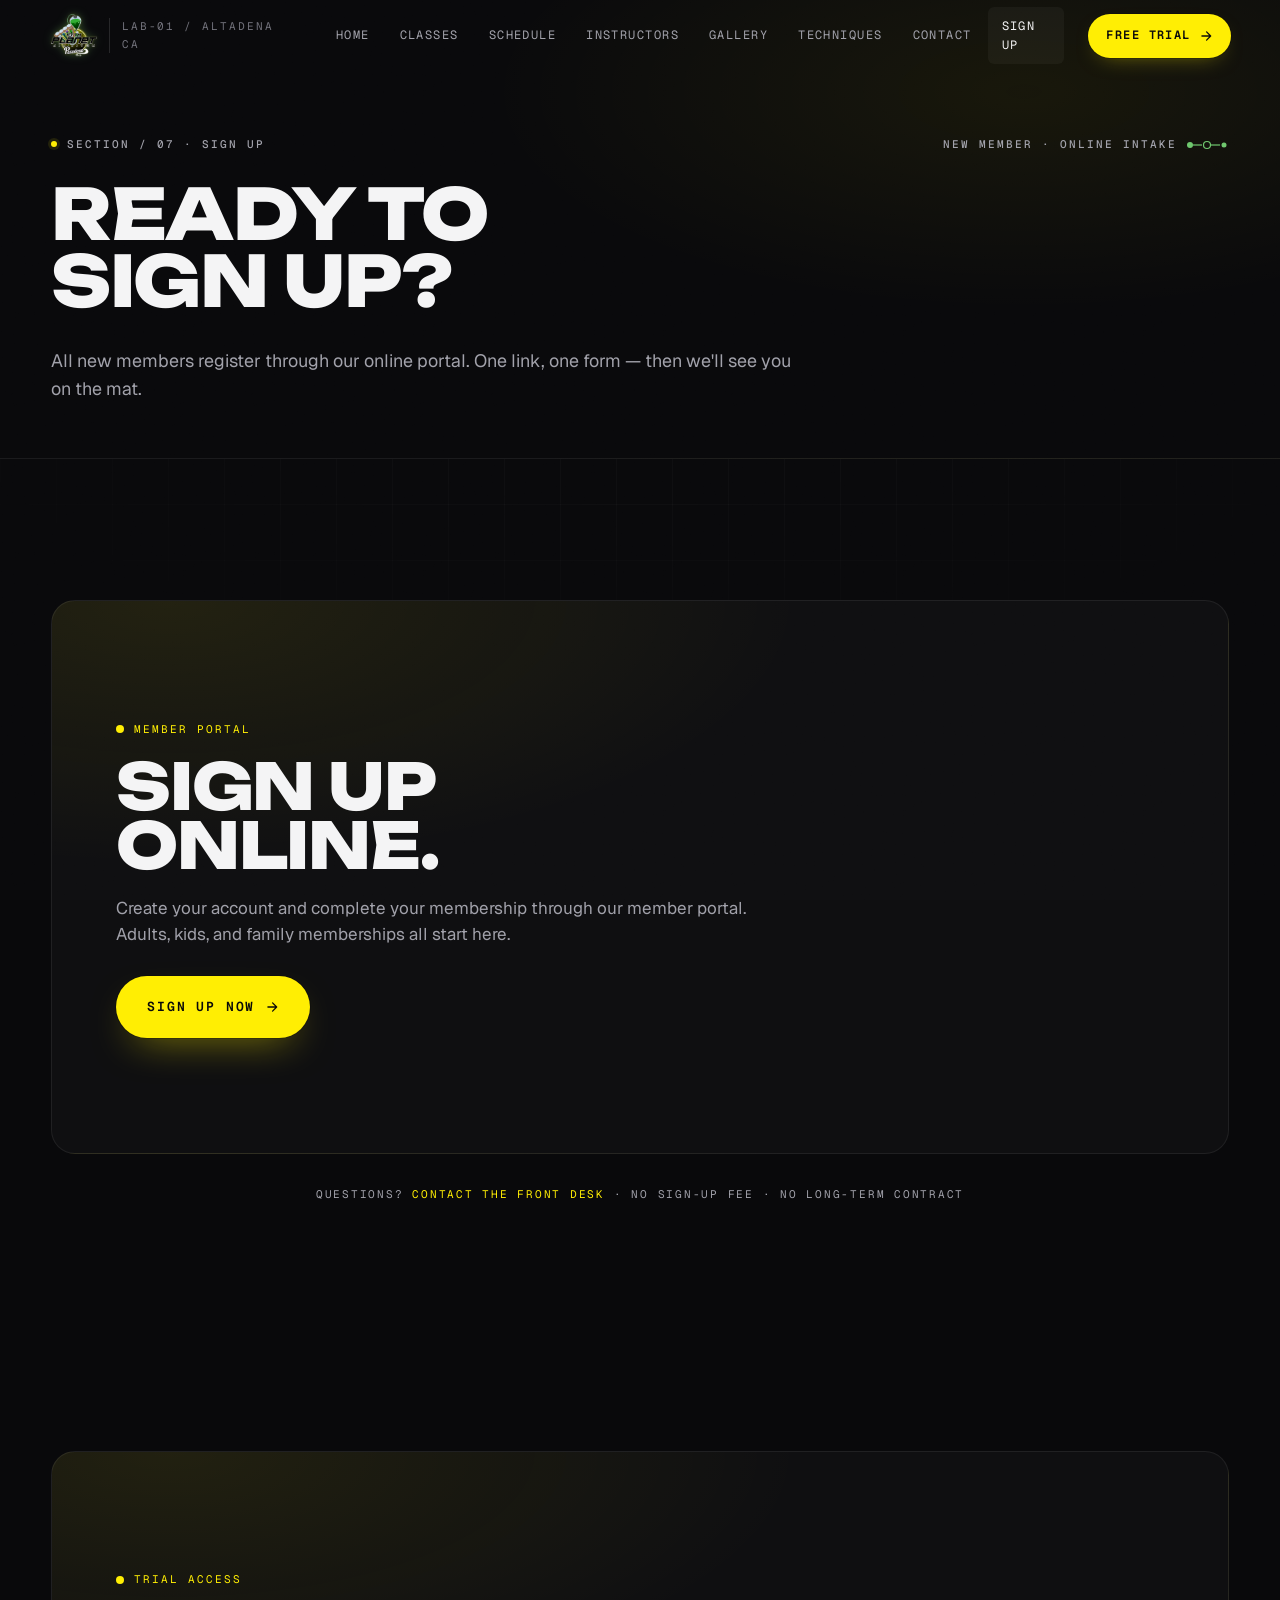
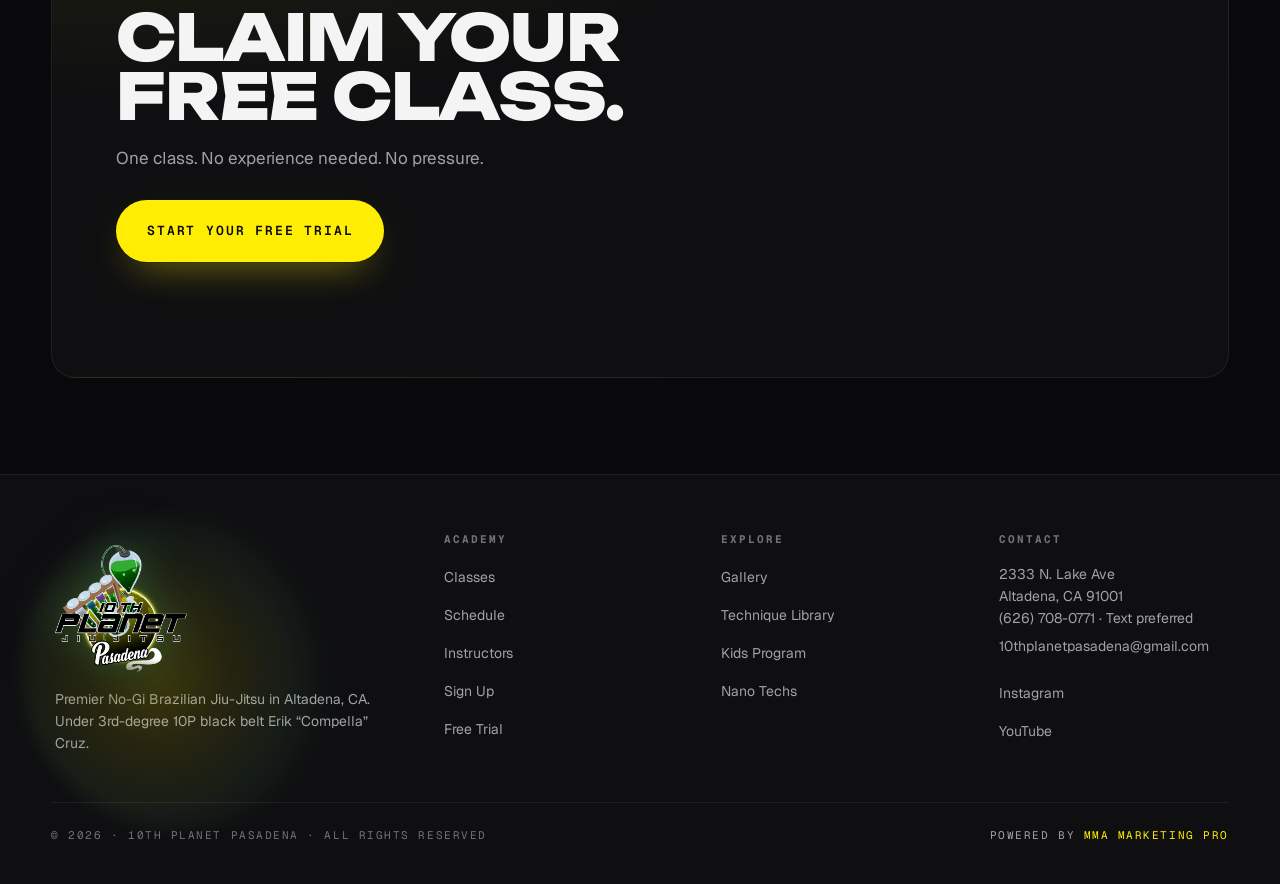
<file: memberships.html>
<!DOCTYPE html>
<html lang="en">
<head>
  <meta charset="UTF-8">
  <meta name="viewport" content="width=device-width, initial-scale=1, viewport-fit=cover">
  <title>Sign Up — 10th Planet Pasadena</title>
  <meta name="description" content="Become a member at 10th Planet Pasadena. Sign up online through our member portal — adults, kids, and family memberships.">
  <meta name="theme-color" content="#09090B">
  <link rel="canonical" href="https://10th-planet-pasadena.pages.dev/memberships.html">
  <link rel="icon" type="image/svg+xml" href="data:image/svg+xml,%3Csvg%20xmlns='http://www.w3.org/2000/svg'%20viewBox='0%200%2064%2064'%3E%3Crect%20width='64'%20height='64'%20rx='12'%20fill='%2309090B'/%3E%3Ctext%20x='32'%20y='43'%20font-family='Impact,Arial%20Black,sans-serif'%20font-size='28'%20font-weight='900'%20text-anchor='middle'%20fill='%23FFEE03'%3E10P%3C/text%3E%3C/svg%3E">
  <link rel="preconnect" href="https://fonts.googleapis.com">
  <link rel="preconnect" href="https://fonts.gstatic.com" crossorigin>
  <link href="https://fonts.googleapis.com/css2?family=Unbounded:wght@400;500;700;800;900&family=Geist:wght@400;500;600;700&family=Geist+Mono:wght@400;500;600&display=swap" rel="stylesheet">
  <link rel="stylesheet" href="styles.css">
</head>
<body>

  <header class="nav" role="banner">
    <div class="nav-inner">
      <a href="index.html" class="nav-brand" aria-label="10th Planet Pasadena — home">
        <img src="images/logo/10thPlanetPasadena_logo-2x-1920w.webp" alt="10th Planet Pasadena logo" width="1920" height="1861">
        <span class="marker">LAB-01 / ALTADENA CA</span>
      </a>
      <nav class="nav-links" aria-label="Primary">
        <a href="index.html">Home</a>
        <a href="classes.html">Classes</a>
        <a href="schedule.html">Schedule</a>
        <a href="instructors.html">Instructors</a>
        <a href="gallery.html">Gallery</a>
        <a href="videos.html">Techniques</a>
        <a href="contact.html">Contact</a>
        <a href="memberships.html" aria-current="page">Sign Up</a>
      </nav>
      <div style="display:flex; align-items:center; gap:16px;">
        <a href="#" class="nav-cta" data-open-lead>Free Trial <span class="arrow" style="display:inline-flex;"><svg width="14" height="14" viewBox="0 0 24 24" fill="none" stroke="currentColor" stroke-width="2.2" stroke-linecap="round" stroke-linejoin="round"><path d="M5 12h14M13 5l7 7-7 7"/></svg></span></a>
        <button class="nav-toggle" aria-expanded="false" aria-controls="mobile-menu" aria-label="Open menu"><svg width="22" height="22" viewBox="0 0 24 24" fill="none"><line data-l1 x1="4" y1="8" x2="20" y2="8"/><line data-l2 x1="4" y1="16" x2="20" y2="16"/></svg></button>
      </div>
    </div>
  </header>

  <div class="mobile-menu" id="mobile-menu" aria-hidden="true">
    <div class="mobile-menu-inner">
      <a href="index.html"><span>Home</span><span class="num">/00</span></a>
      <a href="classes.html"><span>Classes</span><span class="num">/01</span></a>
      <a href="schedule.html"><span>Schedule</span><span class="num">/02</span></a>
      <a href="instructors.html"><span>Instructors</span><span class="num">/03</span></a>
      <a href="gallery.html"><span>Gallery</span><span class="num">/04</span></a>
      <a href="videos.html"><span>Techniques</span><span class="num">/05</span></a>
      <a href="contact.html"><span>Contact</span><span class="num">/06</span></a>
      <a href="memberships.html"><span>Sign Up</span><span class="num">/07</span></a>
      <div class="mobile-menu-foot"><a href="#" class="btn btn--primary" data-open-lead>Start Your Free Trial</a></div>
    </div>
  </div>

  <section class="page-hero">
    <div class="shell">
      <div class="eyebrow-row">
        <span class="eyebrow"><span class="dot"></span>SECTION / 07 · SIGN UP</span>
        <span class="eyebrow">NEW MEMBER · ONLINE INTAKE</span>
      </div>
      <h1 class="display">Ready to<br>sign up?</h1>
      <p class="lede">All new members register through our online portal. One link, one form — then we'll see you on the mat.</p>
    </div>
  </section>

  <section class="section">
    <div class="shell">
      <div class="cta-block reveal">
        <span class="stamp"><span style="display:inline-block; width:8px; height:8px; border-radius:999px; background:var(--sig); animation: pulse-sig 1.6s infinite;"></span>MEMBER PORTAL</span>
        <h2 class="display">Sign Up<br>Online.</h2>
        <p>Create your account and complete your membership through our member portal. Adults, kids, and family memberships all start here.</p>
        <div class="actions">
          <a href="https://10thplanetpasadena.sites.zenplanner.com/sign-up-now.cfm" target="_blank" rel="noopener" class="btn btn--primary btn--lg">Sign Up Now <span class="arrow"><svg width="14" height="14" viewBox="0 0 24 24" fill="none" stroke="currentColor" stroke-width="2.2" stroke-linecap="round" stroke-linejoin="round"><path d="M5 12h14M13 5l7 7-7 7"/></svg></span></a>
        </div>
      </div>

      <p class="muted" style="text-align:center; margin-top:32px; font-family:var(--f-mono); font-size:11px; letter-spacing:0.16em; text-transform:uppercase;">
        Questions? <a href="contact.html" style="color:var(--sig);">Contact the front desk</a> · No sign-up fee · No long-term contract
      </p>
    </div>
  </section>

  <section class="section section--tight">
    <div class="shell">
      <div class="cta-block reveal">
        <span class="stamp"><span style="display:inline-block; width:8px; height:8px; border-radius:999px; background:var(--sig); animation: pulse-sig 1.6s infinite;"></span>TRIAL ACCESS</span>
        <h2 class="display">Claim Your<br>Free Class.</h2>
        <p>One class. No experience needed. No pressure.</p>
        <div class="actions">
          <a href="#" class="btn btn--primary btn--lg" data-open-lead>Start Your Free Trial</a>
        </div>
      </div>
    </div>
  </section>

  <footer class="foot">
    <div class="shell">
      <div class="foot-grid">
        <div class="foot-brand">
          <div class="reactor-bubbles" aria-hidden="true"><span></span><span></span><span></span><span></span><span></span></div>
          <div class="scan-mask" aria-hidden="true"></div>
          <img src="images/logo/10thPlanetPasadena_logo-2x-1920w.webp" alt="10th Planet Pasadena logo" width="1920" height="1861">
          <p>Premier No-Gi Brazilian Jiu-Jitsu in Altadena, CA. Under 3rd-degree 10P black belt Erik &ldquo;Compella&rdquo; Cruz.</p>
        </div>
        <div class="foot-col"><h4>Academy</h4><ul><li><a href="classes.html">Classes</a></li><li><a href="schedule.html">Schedule</a></li><li><a href="instructors.html">Instructors</a></li><li><a href="memberships.html">Sign Up</a></li><li><a href="free-trial.html">Free Trial</a></li></ul></div>
        <div class="foot-col"><h4>Explore</h4><ul><li><a href="gallery.html">Gallery</a></li><li><a href="videos.html">Technique Library</a></li><li><a href="kids-video.html">Kids Program</a></li><li><a href="nano-techs-video.html">Nano Techs</a></li></ul></div>
        <div class="foot-col"><h4>Contact</h4><address><a href="https://maps.google.com/?q=2333+N+Lake+Ave+Altadena+CA+91001" target="_blank" rel="noopener">2333 N. Lake Ave<br>Altadena, CA 91001</a><a href="tel:+16267080771">(626) 708-0771 · Text preferred</a><a href="mailto:10thplanetpasadena@gmail.com">10thplanetpasadena@gmail.com</a></address><ul style="margin-top:16px;"><li><a href="https://www.instagram.com/10thplanetpasadena" target="_blank" rel="noopener">Instagram</a></li><li><a href="https://www.youtube.com/channel/UCvoBROGo2rx9vBzchk-zOdA" target="_blank" rel="noopener">YouTube</a></li></ul></div>
      </div>
      <div class="foot-bottom">
        <span>© <span data-year>2026</span> · 10th Planet Pasadena · All rights reserved</span>
        <span class="poweredby">Powered by <a href="https://www.mmamarketingpro.com" target="_blank" rel="noopener">MMA Marketing Pro</a></span>
      </div>
    </div>
  </footer>

  <div class="modal" id="lead-modal" aria-hidden="true" role="dialog" aria-modal="true" aria-labelledby="lead-modal-title">
    <div class="modal-overlay"></div>
    <div class="modal-panel" role="document">
      <header class="modal-hd"><span class="stamp">LAB 01 / TRIAL INTAKE · 01 OF 02</span><button class="close" data-close aria-label="Close"><svg width="16" height="16" viewBox="0 0 24 24" fill="none" stroke="currentColor" stroke-width="2" stroke-linecap="round"><path d="M18 6L6 18M6 6l12 12"/></svg></button></header>
      <form class="lead-form" novalidate>
        <div class="modal-body">
          <h3 id="lead-modal-title">Claim Your Free Class.</h3>
          <p class="lede">One class. No experience needed. No pressure.</p>
          <div class="row two"><div class="field"><label for="lead-first">First name</label><input type="text" id="lead-first" name="first" autocomplete="given-name" required></div><div class="field"><label for="lead-last">Last name</label><input type="text" id="lead-last" name="last" autocomplete="family-name" required></div></div>
          <div class="field"><label for="lead-email">Email</label><input type="email" id="lead-email" name="email" autocomplete="email" required></div>
          <div class="field"><label for="lead-phone">Phone</label><input type="tel" id="lead-phone" name="phone" autocomplete="tel" required></div>
          <div class="field"><label for="lead-program">Class you're interested in</label><select id="lead-program" name="program" required><option value="no-gi-jiu-jitsu">Adults No-Gi Jiu-Jitsu</option><option value="nano-kids">Nano Kids (ages 4–6)</option><option value="kids">Kids (ages 6–12)</option></select></div>
          <div class="hp-field" aria-hidden="true">
            <label for="lead-website">Website (leave blank)</label>
            <input type="text" id="lead-website" name="website" tabindex="-1" autocomplete="off">
          </div>
        </div>
        <footer class="modal-ft"><button type="submit" class="btn btn--primary btn--lg">Continue to scheduling <span class="arrow"><svg viewBox="0 0 24 24" fill="none" stroke="currentColor" stroke-width="2.2" stroke-linecap="round" stroke-linejoin="round"><path d="M5 12h14M13 5l7 7-7 7"/></svg></span></button><span class="fine">Step 01 of 02 · Next: pick a class time</span></footer>
      </form>
    </div>
  </div>

  <script src="scripts.js" defer></script>
</body>
</html>
</file>
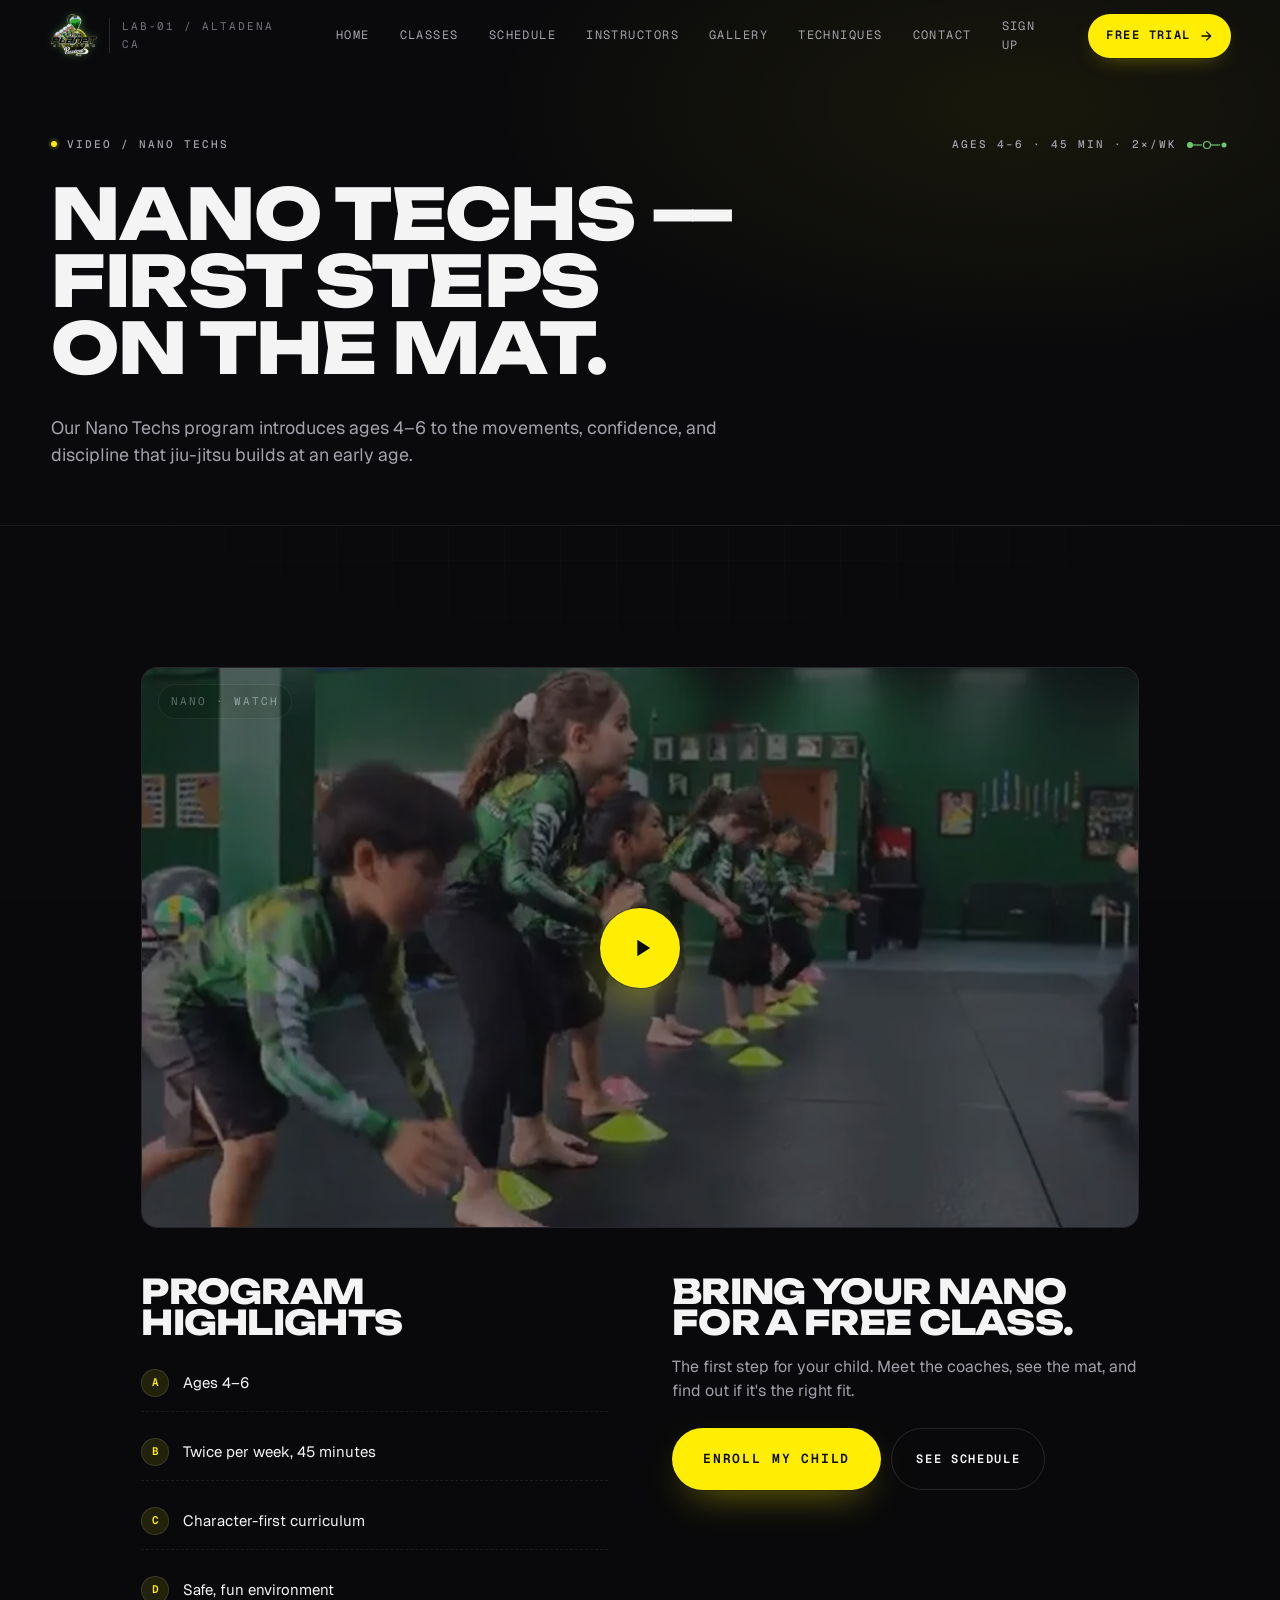
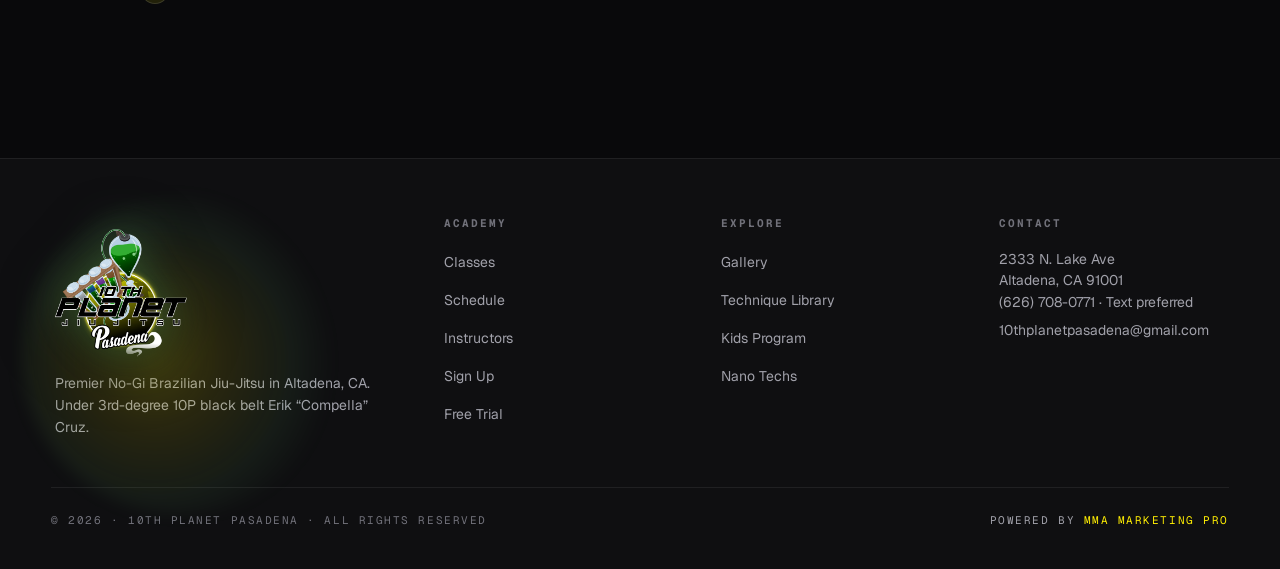
<file: nano-techs-video.html>
<!DOCTYPE html>
<html lang="en">
<head>
  <meta charset="UTF-8">
  <meta name="viewport" content="width=device-width, initial-scale=1, viewport-fit=cover">
  <title>Nano Techs — First Steps on the Mat — 10th Planet Pasadena</title>
  <meta name="description" content="Nano Techs — our program for ages 4-6 at 10th Planet Pasadena. Movements, confidence, and discipline.">
  <meta name="theme-color" content="#09090B">
  <link rel="canonical" href="https://10th-planet-pasadena.pages.dev/nano-techs-video.html">
  <link rel="icon" type="image/svg+xml" href="data:image/svg+xml,%3Csvg%20xmlns='http://www.w3.org/2000/svg'%20viewBox='0%200%2064%2064'%3E%3Crect%20width='64'%20height='64'%20rx='12'%20fill='%2309090B'/%3E%3Ctext%20x='32'%20y='43'%20font-family='Impact,Arial%20Black,sans-serif'%20font-size='28'%20font-weight='900'%20text-anchor='middle'%20fill='%23FFEE03'%3E10P%3C/text%3E%3C/svg%3E">
  <link rel="preconnect" href="https://fonts.googleapis.com">
  <link rel="preconnect" href="https://fonts.gstatic.com" crossorigin>
  <link href="https://fonts.googleapis.com/css2?family=Unbounded:wght@400;500;700;800;900&family=Geist:wght@400;500;600;700&family=Geist+Mono:wght@400;500;600&display=swap" rel="stylesheet">
  <link rel="stylesheet" href="styles.css">
</head>
<body>

  <header class="nav" role="banner">
    <div class="nav-inner">
      <a href="index.html" class="nav-brand"><img src="images/logo/10thPlanetPasadena_logo-2x-1920w.webp" alt="10th Planet Pasadena logo" width="1920" height="1861"><span class="marker">LAB-01 / ALTADENA CA</span></a>
      <nav class="nav-links" aria-label="Primary">
        <a href="index.html">Home</a>
        <a href="classes.html">Classes</a>
        <a href="schedule.html">Schedule</a>
        <a href="instructors.html">Instructors</a>
        <a href="gallery.html">Gallery</a>
        <a href="videos.html">Techniques</a>
        <a href="contact.html">Contact</a>
        <a href="memberships.html">Sign Up</a>
      </nav>
      <div style="display:flex; align-items:center; gap:16px;">
        <a href="#" class="nav-cta" data-open-lead>Free Trial <span class="arrow" style="display:inline-flex;"><svg width="14" height="14" viewBox="0 0 24 24" fill="none" stroke="currentColor" stroke-width="2.2" stroke-linecap="round" stroke-linejoin="round"><path d="M5 12h14M13 5l7 7-7 7"/></svg></span></a>
        <button class="nav-toggle" aria-expanded="false" aria-controls="mobile-menu" aria-label="Open menu"><svg width="22" height="22" viewBox="0 0 24 24" fill="none"><line data-l1 x1="4" y1="8" x2="20" y2="8"/><line data-l2 x1="4" y1="16" x2="20" y2="16"/></svg></button>
      </div>
    </div>
  </header>

  <div class="mobile-menu" id="mobile-menu" aria-hidden="true">
    <div class="mobile-menu-inner">
      <a href="index.html"><span>Home</span><span class="num">/00</span></a>
      <a href="classes.html"><span>Classes</span><span class="num">/01</span></a>
      <a href="schedule.html"><span>Schedule</span><span class="num">/02</span></a>
      <a href="instructors.html"><span>Instructors</span><span class="num">/03</span></a>
      <a href="gallery.html"><span>Gallery</span><span class="num">/04</span></a>
      <a href="videos.html"><span>Techniques</span><span class="num">/05</span></a>
      <a href="contact.html"><span>Contact</span><span class="num">/06</span></a>
      <a href="memberships.html"><span>Sign Up</span><span class="num">/07</span></a>
      <div class="mobile-menu-foot"><a href="#" class="btn btn--primary" data-open-lead>Start Your Free Trial</a></div>
    </div>
  </div>

  <section class="page-hero">
    <div class="shell">
      <div class="eyebrow-row">
        <span class="eyebrow"><span class="dot"></span>VIDEO / NANO TECHS</span>
        <span class="eyebrow">AGES 4–6 · 45 MIN · 2×/WK</span>
      </div>
      <h1 class="display">Nano Techs —<br>First Steps<br>on the Mat.</h1>
      <p class="lede">Our Nano Techs program introduces ages 4–6 to the movements, confidence, and discipline that jiu-jitsu builds at an early age.</p>
    </div>
  </section>

  <section class="section">
    <div class="shell" style="max-width:1100px;">
      <div class="video-frame reveal">
        <span class="label">NANO · WATCH</span>
        <img src="images/gallery/nano-techs-class-large-1920w.webp" alt="Nano Techs class" style="position:absolute; inset:0; width:100%; height:100%; object-fit:cover; opacity:0.5;">
        <button class="play" aria-label="Play Nano Techs video" style="position:relative; z-index:2;">
          <svg viewBox="0 0 24 24" fill="currentColor"><path d="M8 5v14l11-7z"/></svg>
        </button>
      </div>

      <div class="twocol reveal reveal-delay-1" style="margin-top:48px;">
        <div class="col">
          <h2 class="display" style="font-size:clamp(24px, 3vw, 34px); margin:0 0 16px;">Program highlights</h2>
          <ul class="expect">
            <li><span class="i">A</span><span>Ages 4–6</span></li>
            <li><span class="i">B</span><span>Twice per week, 45 minutes</span></li>
            <li><span class="i">C</span><span>Character-first curriculum</span></li>
            <li><span class="i">D</span><span>Safe, fun environment</span></li>
          </ul>
        </div>
        <div class="col">
          <h2 class="display" style="font-size:clamp(24px, 3vw, 34px); margin:0 0 16px;">Bring your Nano for a free class.</h2>
          <p class="muted" style="margin:0 0 24px;">The first step for your child. Meet the coaches, see the mat, and find out if it's the right fit.</p>
          <div style="display:flex; flex-wrap:wrap; gap:10px;">
            <a href="#" class="btn btn--primary btn--lg" data-open-lead data-program="nano-kids">Enroll My Child</a>
            <a href="schedule.html" class="btn btn--ghost">See schedule</a>
          </div>
        </div>
      </div>
    </div>
  </section>

  <footer class="foot">
    <div class="shell">
      <div class="foot-grid">
        <div class="foot-brand">
          <div class="reactor-bubbles" aria-hidden="true"><span></span><span></span><span></span><span></span><span></span></div>
          <div class="scan-mask" aria-hidden="true"></div><img src="images/logo/10thPlanetPasadena_logo-2x-1920w.webp" alt="10th Planet Pasadena logo" width="1920" height="1861"><p>Premier No-Gi Brazilian Jiu-Jitsu in Altadena, CA. Under 3rd-degree 10P black belt Erik &ldquo;Compella&rdquo; Cruz.</p></div>
        <div class="foot-col"><h4>Academy</h4><ul><li><a href="classes.html">Classes</a></li><li><a href="schedule.html">Schedule</a></li><li><a href="instructors.html">Instructors</a></li><li><a href="memberships.html">Sign Up</a></li><li><a href="free-trial.html">Free Trial</a></li></ul></div>
        <div class="foot-col"><h4>Explore</h4><ul><li><a href="gallery.html">Gallery</a></li><li><a href="videos.html">Technique Library</a></li><li><a href="kids-video.html">Kids Program</a></li><li><a href="nano-techs-video.html">Nano Techs</a></li></ul></div>
        <div class="foot-col"><h4>Contact</h4><address><a href="https://maps.google.com/?q=2333+N+Lake+Ave+Altadena+CA+91001" target="_blank" rel="noopener">2333 N. Lake Ave<br>Altadena, CA 91001</a><a href="tel:+16267080771">(626) 708-0771 · Text preferred</a><a href="mailto:10thplanetpasadena@gmail.com">10thplanetpasadena@gmail.com</a></address></div>
      </div>
      <div class="foot-bottom"><span>© <span data-year>2026</span> · 10th Planet Pasadena · All rights reserved</span><span class="poweredby">Powered by <a href="https://www.mmamarketingpro.com" target="_blank" rel="noopener">MMA Marketing Pro</a></span></div>
    </div>
  </footer>

  <div class="modal" id="lead-modal" aria-hidden="true" role="dialog" aria-modal="true" aria-labelledby="lead-modal-title">
    <div class="modal-overlay"></div>
    <div class="modal-panel" role="document">
      <header class="modal-hd"><span class="stamp">LAB 01 / TRIAL INTAKE · 01 OF 02</span><button class="close" data-close aria-label="Close"><svg width="16" height="16" viewBox="0 0 24 24" fill="none" stroke="currentColor" stroke-width="2" stroke-linecap="round"><path d="M18 6L6 18M6 6l12 12"/></svg></button></header>
      <form class="lead-form" novalidate>
        <div class="modal-body">
          <h3 id="lead-modal-title">Claim Your Free Class.</h3>
          <p class="lede">One class. No experience needed. No pressure.</p>
          <div class="row two"><div class="field"><label for="lead-first">First name</label><input type="text" id="lead-first" name="first" autocomplete="given-name" required></div><div class="field"><label for="lead-last">Last name</label><input type="text" id="lead-last" name="last" autocomplete="family-name" required></div></div>
          <div class="field"><label for="lead-email">Email</label><input type="email" id="lead-email" name="email" autocomplete="email" required></div>
          <div class="field"><label for="lead-phone">Phone</label><input type="tel" id="lead-phone" name="phone" autocomplete="tel" required></div>
          <div class="field"><label for="lead-program">Class you're interested in</label><select id="lead-program" name="program" required><option value="no-gi-jiu-jitsu">Adults No-Gi Jiu-Jitsu</option><option value="nano-kids" selected>Nano Kids (ages 4–6)</option><option value="kids">Kids (ages 6–12)</option></select></div>
          <div class="hp-field" aria-hidden="true">
            <label for="lead-website">Website (leave blank)</label>
            <input type="text" id="lead-website" name="website" tabindex="-1" autocomplete="off">
          </div>
        </div>
        <footer class="modal-ft"><button type="submit" class="btn btn--primary btn--lg">Continue to scheduling <span class="arrow"><svg viewBox="0 0 24 24" fill="none" stroke="currentColor" stroke-width="2.2" stroke-linecap="round" stroke-linejoin="round"><path d="M5 12h14M13 5l7 7-7 7"/></svg></span></button><span class="fine">Step 01 of 02 · Next: pick a class time</span></footer>
      </form>
    </div>
  </div>

  <script src="scripts.js" defer></script>
</body>
</html>
</file>
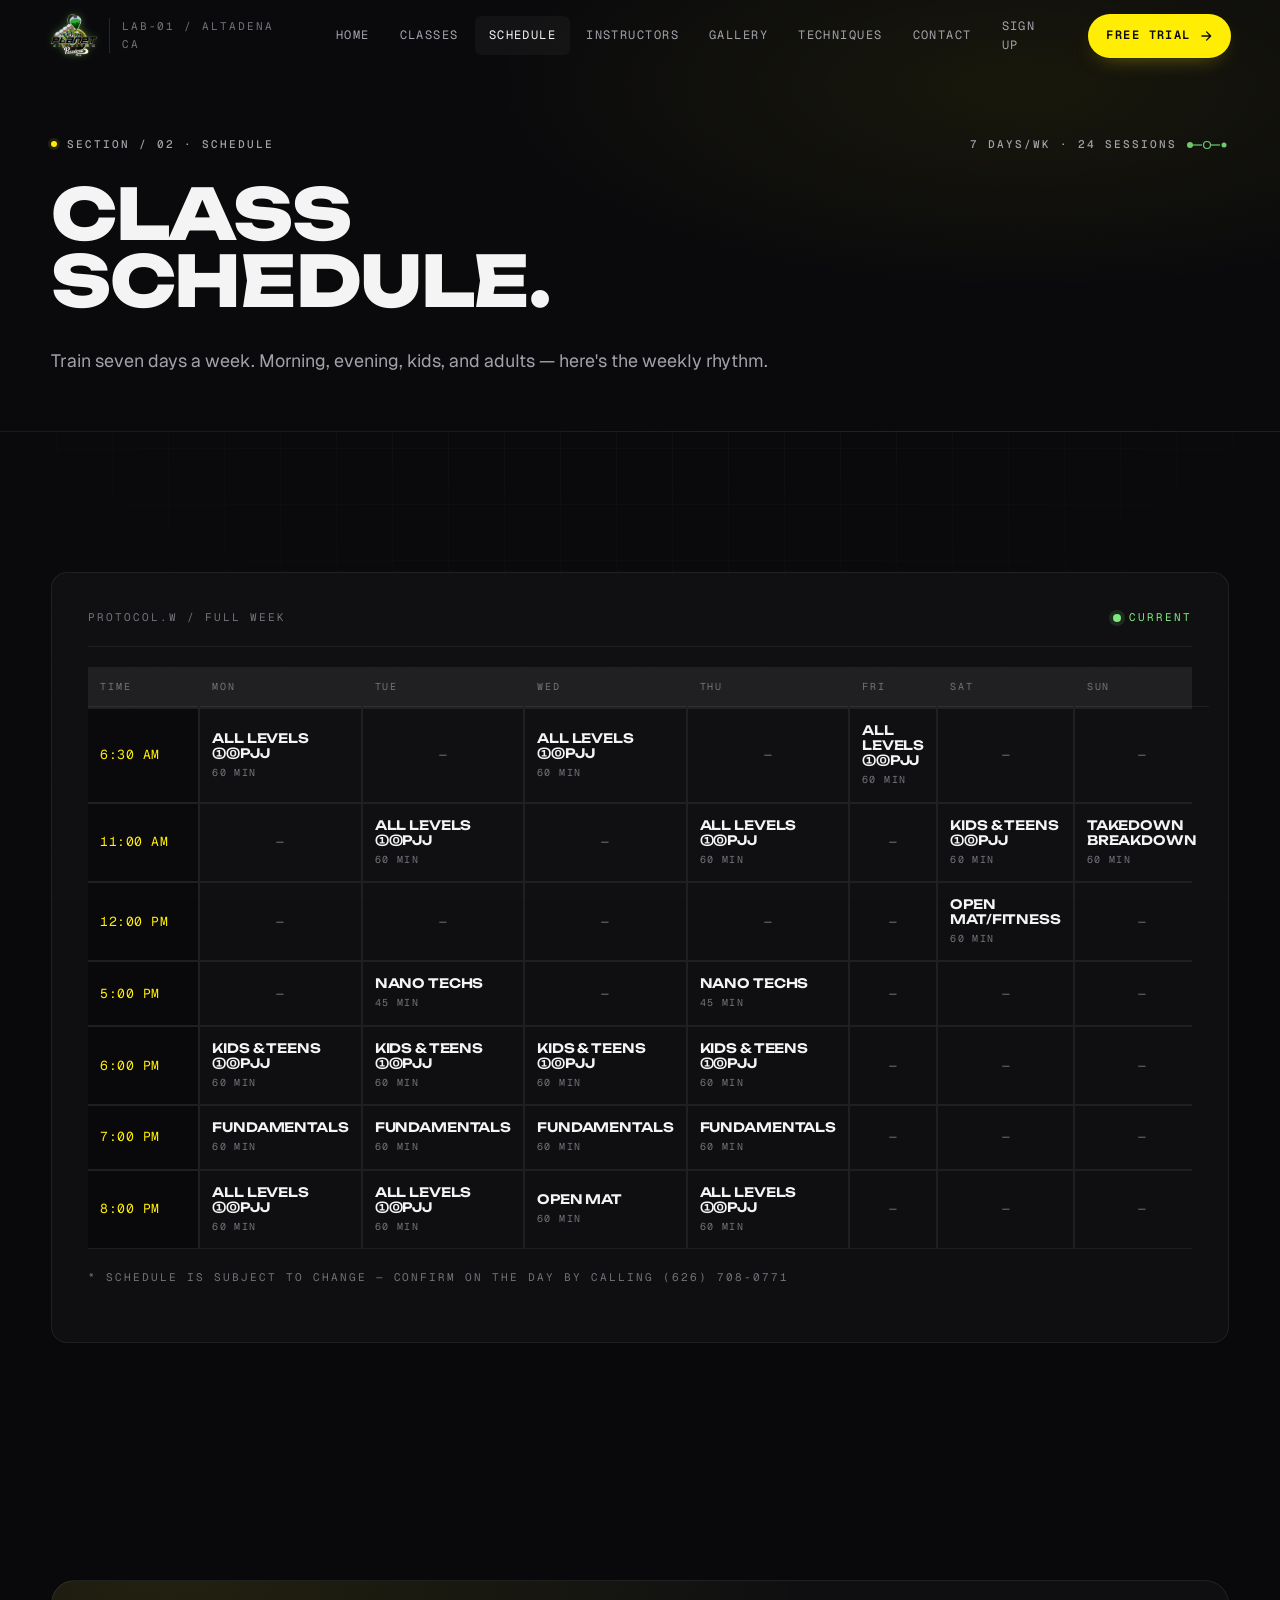
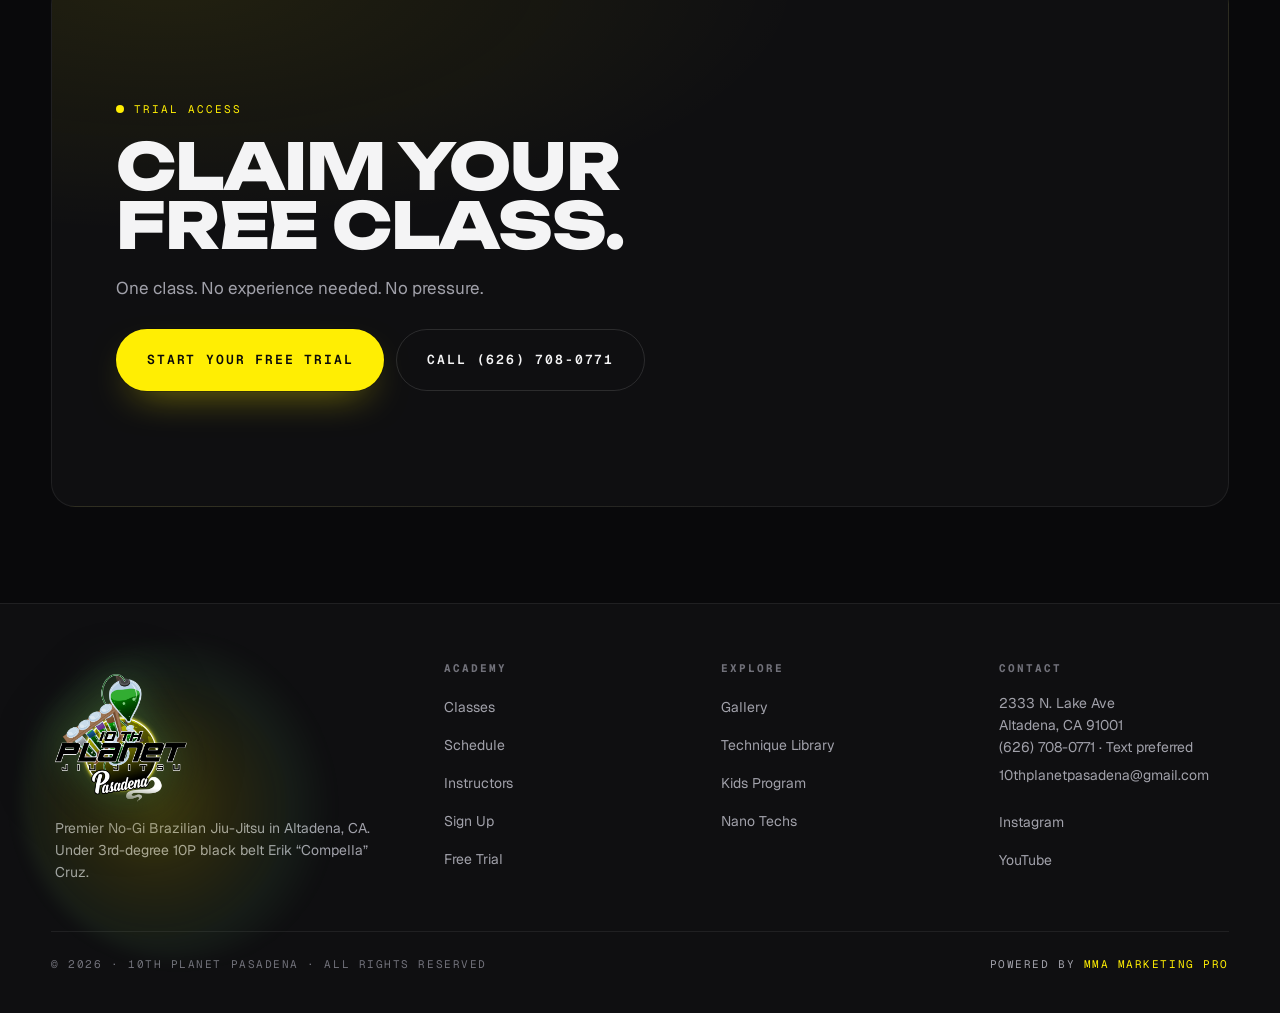
<file: schedule.html>
<!DOCTYPE html>
<html lang="en">
<head>
  <meta charset="UTF-8">
  <meta name="viewport" content="width=device-width, initial-scale=1, viewport-fit=cover">
  <title>Schedule — 10th Planet Pasadena</title>
  <meta name="description" content="Weekly jiu-jitsu class schedule at 10th Planet Pasadena in Altadena — morning, evening, kids, and adults.">
  <meta name="theme-color" content="#09090B">
  <link rel="canonical" href="https://10th-planet-pasadena.pages.dev/schedule.html">
  <link rel="icon" type="image/svg+xml" href="data:image/svg+xml,%3Csvg%20xmlns='http://www.w3.org/2000/svg'%20viewBox='0%200%2064%2064'%3E%3Crect%20width='64'%20height='64'%20rx='12'%20fill='%2309090B'/%3E%3Ctext%20x='32'%20y='43'%20font-family='Impact,Arial%20Black,sans-serif'%20font-size='28'%20font-weight='900'%20text-anchor='middle'%20fill='%23FFEE03'%3E10P%3C/text%3E%3C/svg%3E">
  <link rel="preconnect" href="https://fonts.googleapis.com">
  <link rel="preconnect" href="https://fonts.gstatic.com" crossorigin>
  <link href="https://fonts.googleapis.com/css2?family=Unbounded:wght@400;500;700;800;900&family=Geist:wght@400;500;600;700&family=Geist+Mono:wght@400;500;600&display=swap" rel="stylesheet">
  <link rel="stylesheet" href="styles.css">
</head>
<body>

  <header class="nav" role="banner">
    <div class="nav-inner">
      <a href="index.html" class="nav-brand"><img src="images/logo/10thPlanetPasadena_logo-2x-1920w.webp" alt="10th Planet Pasadena logo" width="1920" height="1861"><span class="marker">LAB-01 / ALTADENA CA</span></a>
      <nav class="nav-links" aria-label="Primary">
        <a href="index.html">Home</a>
        <a href="classes.html">Classes</a>
        <a href="schedule.html" aria-current="page">Schedule</a>
        <a href="instructors.html">Instructors</a>
        <a href="gallery.html">Gallery</a>
        <a href="videos.html">Techniques</a>
        <a href="contact.html">Contact</a>
        <a href="memberships.html">Sign Up</a>
      </nav>
      <div style="display:flex; align-items:center; gap:16px;">
        <a href="#" class="nav-cta" data-open-lead>Free Trial <span class="arrow" style="display:inline-flex;"><svg width="14" height="14" viewBox="0 0 24 24" fill="none" stroke="currentColor" stroke-width="2.2" stroke-linecap="round" stroke-linejoin="round"><path d="M5 12h14M13 5l7 7-7 7"/></svg></span></a>
        <button class="nav-toggle" aria-expanded="false" aria-controls="mobile-menu" aria-label="Open menu"><svg width="22" height="22" viewBox="0 0 24 24" fill="none"><line data-l1 x1="4" y1="8" x2="20" y2="8"/><line data-l2 x1="4" y1="16" x2="20" y2="16"/></svg></button>
      </div>
    </div>
  </header>

  <div class="mobile-menu" id="mobile-menu" aria-hidden="true">
    <div class="mobile-menu-inner">
      <a href="index.html"><span>Home</span><span class="num">/00</span></a>
      <a href="classes.html"><span>Classes</span><span class="num">/01</span></a>
      <a href="schedule.html"><span>Schedule</span><span class="num">/02</span></a>
      <a href="instructors.html"><span>Instructors</span><span class="num">/03</span></a>
      <a href="gallery.html"><span>Gallery</span><span class="num">/04</span></a>
      <a href="videos.html"><span>Techniques</span><span class="num">/05</span></a>
      <a href="contact.html"><span>Contact</span><span class="num">/06</span></a>
      <a href="memberships.html"><span>Sign Up</span><span class="num">/07</span></a>
      <div class="mobile-menu-foot"><a href="#" class="btn btn--primary" data-open-lead>Start Your Free Trial</a></div>
    </div>
  </div>

  <section class="page-hero">
    <div class="shell">
      <div class="eyebrow-row">
        <span class="eyebrow"><span class="dot"></span>SECTION / 02 · SCHEDULE</span>
        <span class="eyebrow">7 DAYS/WK · 24 SESSIONS</span>
      </div>
      <h1 class="display">Class<br>Schedule.</h1>
      <p class="lede">Train seven days a week. Morning, evening, kids, and adults — here's the weekly rhythm.</p>
    </div>
  </section>

  <section class="section">
    <div class="shell">
      <div class="sched reveal">
        <div class="sched-head">
          <span>PROTOCOL.W / FULL WEEK</span>
          <span class="ok"><span class="d"></span>CURRENT</span>
        </div>

        <div class="sched-grid sched-grid--cells">
          <div class="sched-cell head">TIME</div>
          <div class="sched-cell head">MON</div>
          <div class="sched-cell head">TUE</div>
          <div class="sched-cell head">WED</div>
          <div class="sched-cell head">THU</div>
          <div class="sched-cell head">FRI</div>
          <div class="sched-cell head">SAT</div>
          <div class="sched-cell head">SUN</div>

          <div class="sched-cell time">6:30 AM</div>
          <div class="sched-cell"><span class="nm">All Levels 10PJJ</span><span class="dur">60 MIN</span></div>
          <div class="sched-cell empty"></div>
          <div class="sched-cell"><span class="nm">All Levels 10PJJ</span><span class="dur">60 MIN</span></div>
          <div class="sched-cell empty"></div>
          <div class="sched-cell"><span class="nm">All Levels 10PJJ</span><span class="dur">60 MIN</span></div>
          <div class="sched-cell empty"></div>
          <div class="sched-cell empty"></div>

          <div class="sched-cell time">11:00 AM</div>
          <div class="sched-cell empty"></div>
          <div class="sched-cell"><span class="nm">All Levels 10PJJ</span><span class="dur">60 MIN</span></div>
          <div class="sched-cell empty"></div>
          <div class="sched-cell"><span class="nm">All Levels 10PJJ</span><span class="dur">60 MIN</span></div>
          <div class="sched-cell empty"></div>
          <div class="sched-cell"><span class="nm">Kids &amp; Teens 10PJJ</span><span class="dur">60 MIN</span></div>
          <div class="sched-cell"><span class="nm">Takedown Breakdown</span><span class="dur">60 MIN</span></div>

          <div class="sched-cell time">12:00 PM</div>
          <div class="sched-cell empty"></div>
          <div class="sched-cell empty"></div>
          <div class="sched-cell empty"></div>
          <div class="sched-cell empty"></div>
          <div class="sched-cell empty"></div>
          <div class="sched-cell"><span class="nm">Open Mat/Fitness</span><span class="dur">60 MIN</span></div>
          <div class="sched-cell empty"></div>

          <div class="sched-cell time">5:00 PM</div>
          <div class="sched-cell empty"></div>
          <div class="sched-cell"><span class="nm">Nano Techs</span><span class="dur">45 MIN</span></div>
          <div class="sched-cell empty"></div>
          <div class="sched-cell"><span class="nm">Nano Techs</span><span class="dur">45 MIN</span></div>
          <div class="sched-cell empty"></div>
          <div class="sched-cell empty"></div>
          <div class="sched-cell empty"></div>

          <div class="sched-cell time">6:00 PM</div>
          <div class="sched-cell"><span class="nm">Kids &amp; Teens 10PJJ</span><span class="dur">60 MIN</span></div>
          <div class="sched-cell"><span class="nm">Kids &amp; Teens 10PJJ</span><span class="dur">60 MIN</span></div>
          <div class="sched-cell"><span class="nm">Kids &amp; Teens 10PJJ</span><span class="dur">60 MIN</span></div>
          <div class="sched-cell"><span class="nm">Kids &amp; Teens 10PJJ</span><span class="dur">60 MIN</span></div>
          <div class="sched-cell empty"></div>
          <div class="sched-cell empty"></div>
          <div class="sched-cell empty"></div>

          <div class="sched-cell time">7:00 PM</div>
          <div class="sched-cell"><span class="nm">Fundamentals</span><span class="dur">60 MIN</span></div>
          <div class="sched-cell"><span class="nm">Fundamentals</span><span class="dur">60 MIN</span></div>
          <div class="sched-cell"><span class="nm">Fundamentals</span><span class="dur">60 MIN</span></div>
          <div class="sched-cell"><span class="nm">Fundamentals</span><span class="dur">60 MIN</span></div>
          <div class="sched-cell empty"></div>
          <div class="sched-cell empty"></div>
          <div class="sched-cell empty"></div>

          <div class="sched-cell time">8:00 PM</div>
          <div class="sched-cell"><span class="nm">All Levels 10PJJ</span><span class="dur">60 MIN</span></div>
          <div class="sched-cell"><span class="nm">All Levels 10PJJ</span><span class="dur">60 MIN</span></div>
          <div class="sched-cell"><span class="nm">Open Mat</span><span class="dur">60 MIN</span></div>
          <div class="sched-cell"><span class="nm">All Levels 10PJJ</span><span class="dur">60 MIN</span></div>
          <div class="sched-cell empty"></div>
          <div class="sched-cell empty"></div>
          <div class="sched-cell empty"></div>
        </div>

        <div class="sched-grid sched-grid--days">
          <div class="sched-day">
            <div class="sched-day-hd"><span>MONDAY</span><span>04 SESSIONS</span></div>
            <div class="sched-day-row"><span class="t">6:30 AM</span><span class="n">All Levels 10PJJ</span><span class="d">60 MIN</span></div>
            <div class="sched-day-row"><span class="t">6:00 PM</span><span class="n">Kids &amp; Teens 10PJJ</span><span class="d">60 MIN</span></div>
            <div class="sched-day-row"><span class="t">7:00 PM</span><span class="n">Fundamentals</span><span class="d">60 MIN</span></div>
            <div class="sched-day-row"><span class="t">8:00 PM</span><span class="n">All Levels 10PJJ</span><span class="d">60 MIN</span></div>
          </div>
          <div class="sched-day">
            <div class="sched-day-hd"><span>TUESDAY</span><span>05 SESSIONS</span></div>
            <div class="sched-day-row"><span class="t">11:00 AM</span><span class="n">All Levels 10PJJ</span><span class="d">60 MIN</span></div>
            <div class="sched-day-row"><span class="t">5:00 PM</span><span class="n">Nano Techs</span><span class="d">45 MIN</span></div>
            <div class="sched-day-row"><span class="t">6:00 PM</span><span class="n">Kids &amp; Teens 10PJJ</span><span class="d">60 MIN</span></div>
            <div class="sched-day-row"><span class="t">7:00 PM</span><span class="n">Fundamentals</span><span class="d">60 MIN</span></div>
            <div class="sched-day-row"><span class="t">8:00 PM</span><span class="n">All Levels 10PJJ</span><span class="d">60 MIN</span></div>
          </div>
          <div class="sched-day">
            <div class="sched-day-hd"><span>WEDNESDAY</span><span>04 SESSIONS</span></div>
            <div class="sched-day-row"><span class="t">6:30 AM</span><span class="n">All Levels 10PJJ</span><span class="d">60 MIN</span></div>
            <div class="sched-day-row"><span class="t">6:00 PM</span><span class="n">Kids &amp; Teens 10PJJ</span><span class="d">60 MIN</span></div>
            <div class="sched-day-row"><span class="t">7:00 PM</span><span class="n">Fundamentals</span><span class="d">60 MIN</span></div>
            <div class="sched-day-row"><span class="t">8:00 PM</span><span class="n">Open Mat</span><span class="d">60 MIN</span></div>
          </div>
          <div class="sched-day">
            <div class="sched-day-hd"><span>THURSDAY</span><span>05 SESSIONS</span></div>
            <div class="sched-day-row"><span class="t">11:00 AM</span><span class="n">All Levels 10PJJ</span><span class="d">60 MIN</span></div>
            <div class="sched-day-row"><span class="t">5:00 PM</span><span class="n">Nano Techs</span><span class="d">45 MIN</span></div>
            <div class="sched-day-row"><span class="t">6:00 PM</span><span class="n">Kids &amp; Teens 10PJJ</span><span class="d">60 MIN</span></div>
            <div class="sched-day-row"><span class="t">7:00 PM</span><span class="n">Fundamentals</span><span class="d">60 MIN</span></div>
            <div class="sched-day-row"><span class="t">8:00 PM</span><span class="n">All Levels 10PJJ</span><span class="d">60 MIN</span></div>
          </div>
          <div class="sched-day">
            <div class="sched-day-hd"><span>FRIDAY</span><span>01 SESSION</span></div>
            <div class="sched-day-row"><span class="t">6:30 AM</span><span class="n">All Levels 10PJJ</span><span class="d">60 MIN</span></div>
          </div>
          <div class="sched-day">
            <div class="sched-day-hd"><span>SATURDAY</span><span>02 SESSIONS</span></div>
            <div class="sched-day-row"><span class="t">11:00 AM</span><span class="n">Kids &amp; Teens 10PJJ</span><span class="d">60 MIN</span></div>
            <div class="sched-day-row"><span class="t">12:00 PM</span><span class="n">Open Mat/Fitness</span><span class="d">60 MIN</span></div>
          </div>
          <div class="sched-day">
            <div class="sched-day-hd"><span>SUNDAY</span><span>01 SESSION</span></div>
            <div class="sched-day-row"><span class="t">11:00 AM</span><span class="n">Takedown Breakdown</span><span class="d">60 MIN</span></div>
          </div>
        </div>

        <div class="sched-head" style="padding-top:20px; border-top:1px solid var(--line); border-bottom:0; margin-bottom:0;">
          <span>* Schedule is subject to change — confirm on the day by calling (626) 708-0771</span>
        </div>
      </div>
    </div>
  </section>

  <section class="section section--tight">
    <div class="shell">
      <div class="cta-block reveal">
        <span class="stamp"><span style="display:inline-block; width:8px; height:8px; border-radius:999px; background:var(--sig); animation: pulse-sig 1.6s infinite;"></span>TRIAL ACCESS</span>
        <h2 class="display">Claim Your<br>Free Class.</h2>
        <p>One class. No experience needed. No pressure.</p>
        <div class="actions">
          <a href="#" class="btn btn--primary btn--lg" data-open-lead>Start Your Free Trial</a>
          <a href="tel:+16267080771" class="btn btn--ghost btn--lg">Call (626) 708-0771</a>
        </div>
      </div>
    </div>
  </section>

  <footer class="foot">
    <div class="shell">
      <div class="foot-grid">
        <div class="foot-brand">
          <div class="reactor-bubbles" aria-hidden="true"><span></span><span></span><span></span><span></span><span></span></div>
          <div class="scan-mask" aria-hidden="true"></div>
          <img src="images/logo/10thPlanetPasadena_logo-2x-1920w.webp" alt="10th Planet Pasadena logo" width="1920" height="1861">
          <p>Premier No-Gi Brazilian Jiu-Jitsu in Altadena, CA. Under 3rd-degree 10P black belt Erik &ldquo;Compella&rdquo; Cruz.</p>
        </div>
        <div class="foot-col"><h4>Academy</h4><ul><li><a href="classes.html">Classes</a></li><li><a href="schedule.html">Schedule</a></li><li><a href="instructors.html">Instructors</a></li><li><a href="memberships.html">Sign Up</a></li><li><a href="free-trial.html">Free Trial</a></li></ul></div>
        <div class="foot-col"><h4>Explore</h4><ul><li><a href="gallery.html">Gallery</a></li><li><a href="videos.html">Technique Library</a></li><li><a href="kids-video.html">Kids Program</a></li><li><a href="nano-techs-video.html">Nano Techs</a></li></ul></div>
        <div class="foot-col"><h4>Contact</h4><address><a href="https://maps.google.com/?q=2333+N+Lake+Ave+Altadena+CA+91001" target="_blank" rel="noopener">2333 N. Lake Ave<br>Altadena, CA 91001</a><a href="tel:+16267080771">(626) 708-0771 · Text preferred</a><a href="mailto:10thplanetpasadena@gmail.com">10thplanetpasadena@gmail.com</a></address><ul style="margin-top:16px;"><li><a href="https://www.instagram.com/10thplanetpasadena" target="_blank" rel="noopener">Instagram</a></li><li><a href="https://www.youtube.com/channel/UCvoBROGo2rx9vBzchk-zOdA" target="_blank" rel="noopener">YouTube</a></li></ul></div>
      </div>
      <div class="foot-bottom">
        <span>© <span data-year>2026</span> · 10th Planet Pasadena · All rights reserved</span>
        <span class="poweredby">Powered by <a href="https://www.mmamarketingpro.com" target="_blank" rel="noopener">MMA Marketing Pro</a></span>
      </div>
    </div>
  </footer>

  <div class="modal" id="lead-modal" aria-hidden="true" role="dialog" aria-modal="true" aria-labelledby="lead-modal-title">
    <div class="modal-overlay"></div>
    <div class="modal-panel" role="document">
      <header class="modal-hd"><span class="stamp">LAB 01 / TRIAL INTAKE · 01 OF 02</span><button class="close" data-close aria-label="Close"><svg width="16" height="16" viewBox="0 0 24 24" fill="none" stroke="currentColor" stroke-width="2" stroke-linecap="round"><path d="M18 6L6 18M6 6l12 12"/></svg></button></header>
      <form class="lead-form" novalidate>
        <div class="modal-body">
          <h3 id="lead-modal-title">Claim Your Free Class.</h3>
          <p class="lede">One class. No experience needed. No pressure.</p>
          <div class="row two"><div class="field"><label for="lead-first">First name</label><input type="text" id="lead-first" name="first" autocomplete="given-name" required></div><div class="field"><label for="lead-last">Last name</label><input type="text" id="lead-last" name="last" autocomplete="family-name" required></div></div>
          <div class="field"><label for="lead-email">Email</label><input type="email" id="lead-email" name="email" autocomplete="email" required></div>
          <div class="field"><label for="lead-phone">Phone</label><input type="tel" id="lead-phone" name="phone" autocomplete="tel" required></div>
          <div class="field"><label for="lead-program">Class you're interested in</label><select id="lead-program" name="program" required><option value="no-gi-jiu-jitsu">Adults No-Gi Jiu-Jitsu</option><option value="nano-kids">Nano Kids (ages 4–6)</option><option value="kids">Kids (ages 6–12)</option></select></div>
          <div class="hp-field" aria-hidden="true">
            <label for="lead-website">Website (leave blank)</label>
            <input type="text" id="lead-website" name="website" tabindex="-1" autocomplete="off">
          </div>
        </div>
        <footer class="modal-ft"><button type="submit" class="btn btn--primary btn--lg">Continue to scheduling <span class="arrow"><svg viewBox="0 0 24 24" fill="none" stroke="currentColor" stroke-width="2.2" stroke-linecap="round" stroke-linejoin="round"><path d="M5 12h14M13 5l7 7-7 7"/></svg></span></button><span class="fine">Step 01 of 02 · Next: pick a class time</span></footer>
      </form>
    </div>
  </div>

  <script src="scripts.js" defer></script>
</body>
</html>
</file>
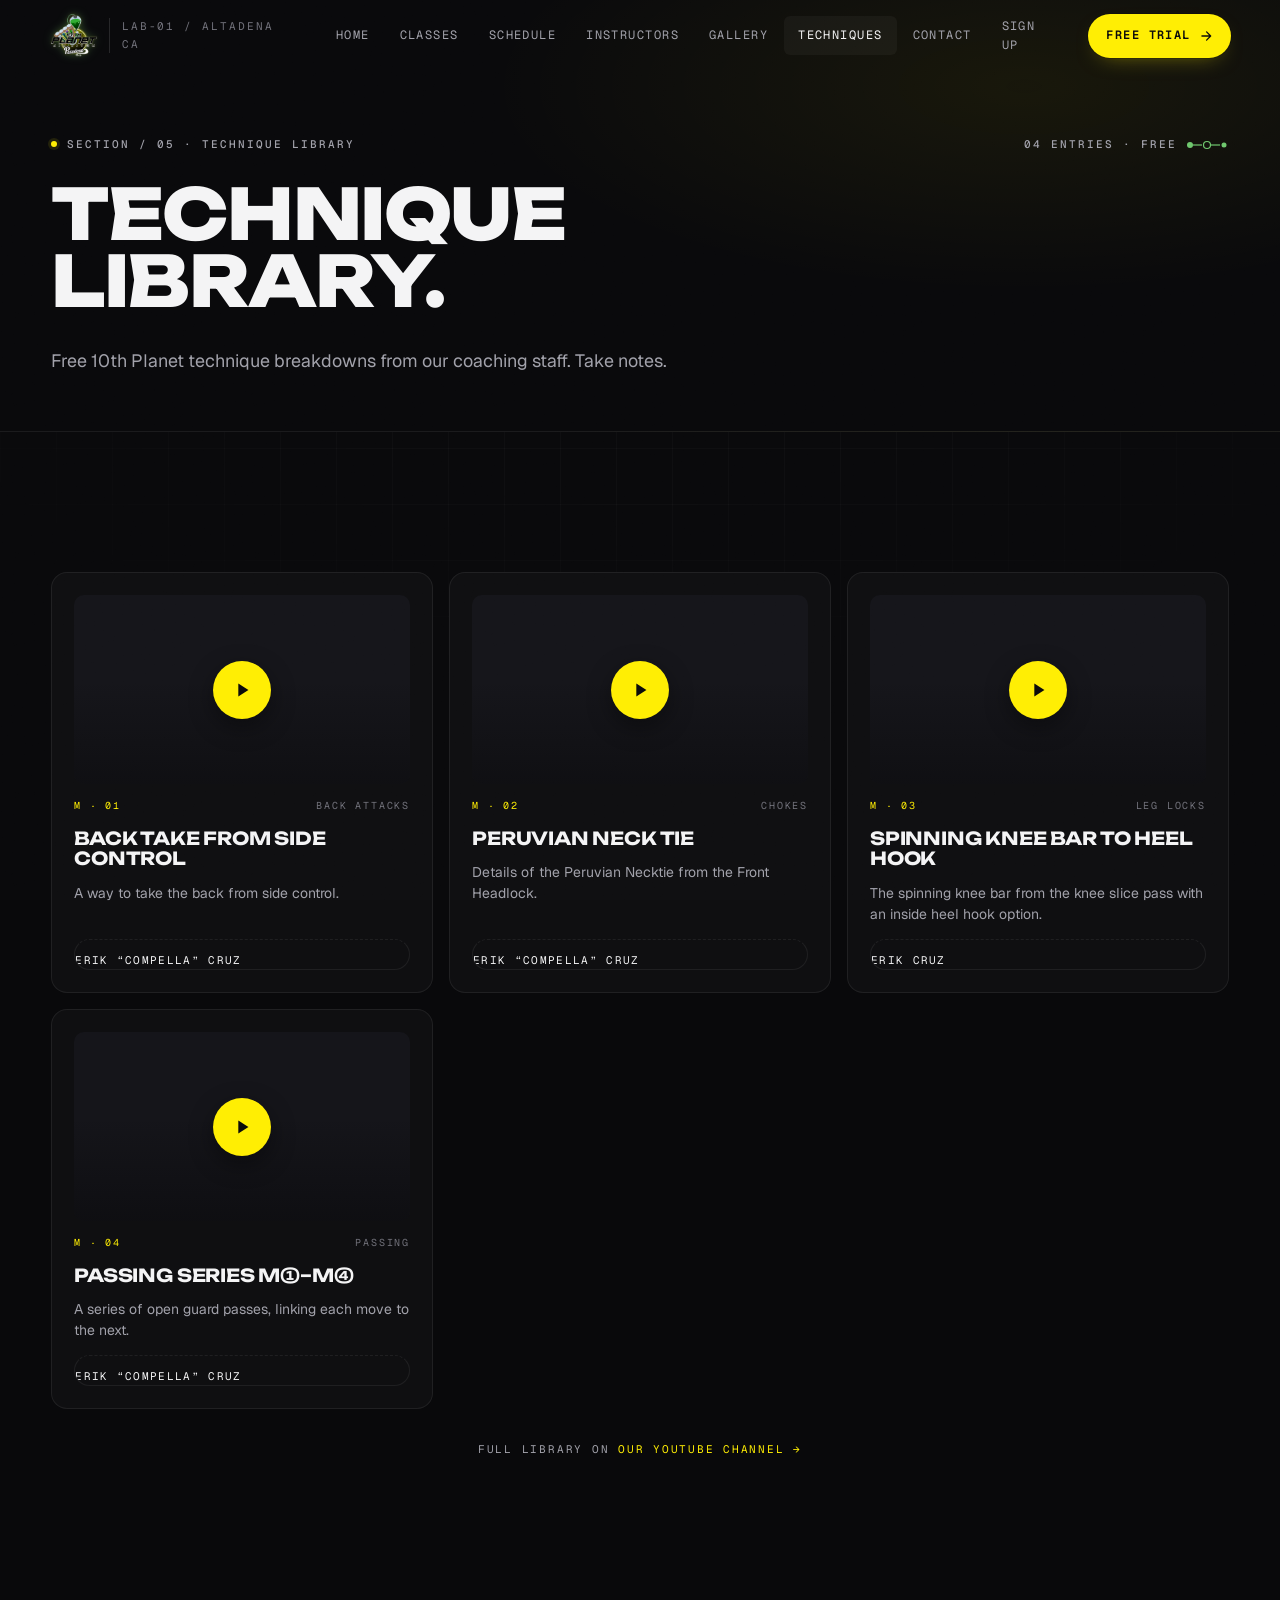
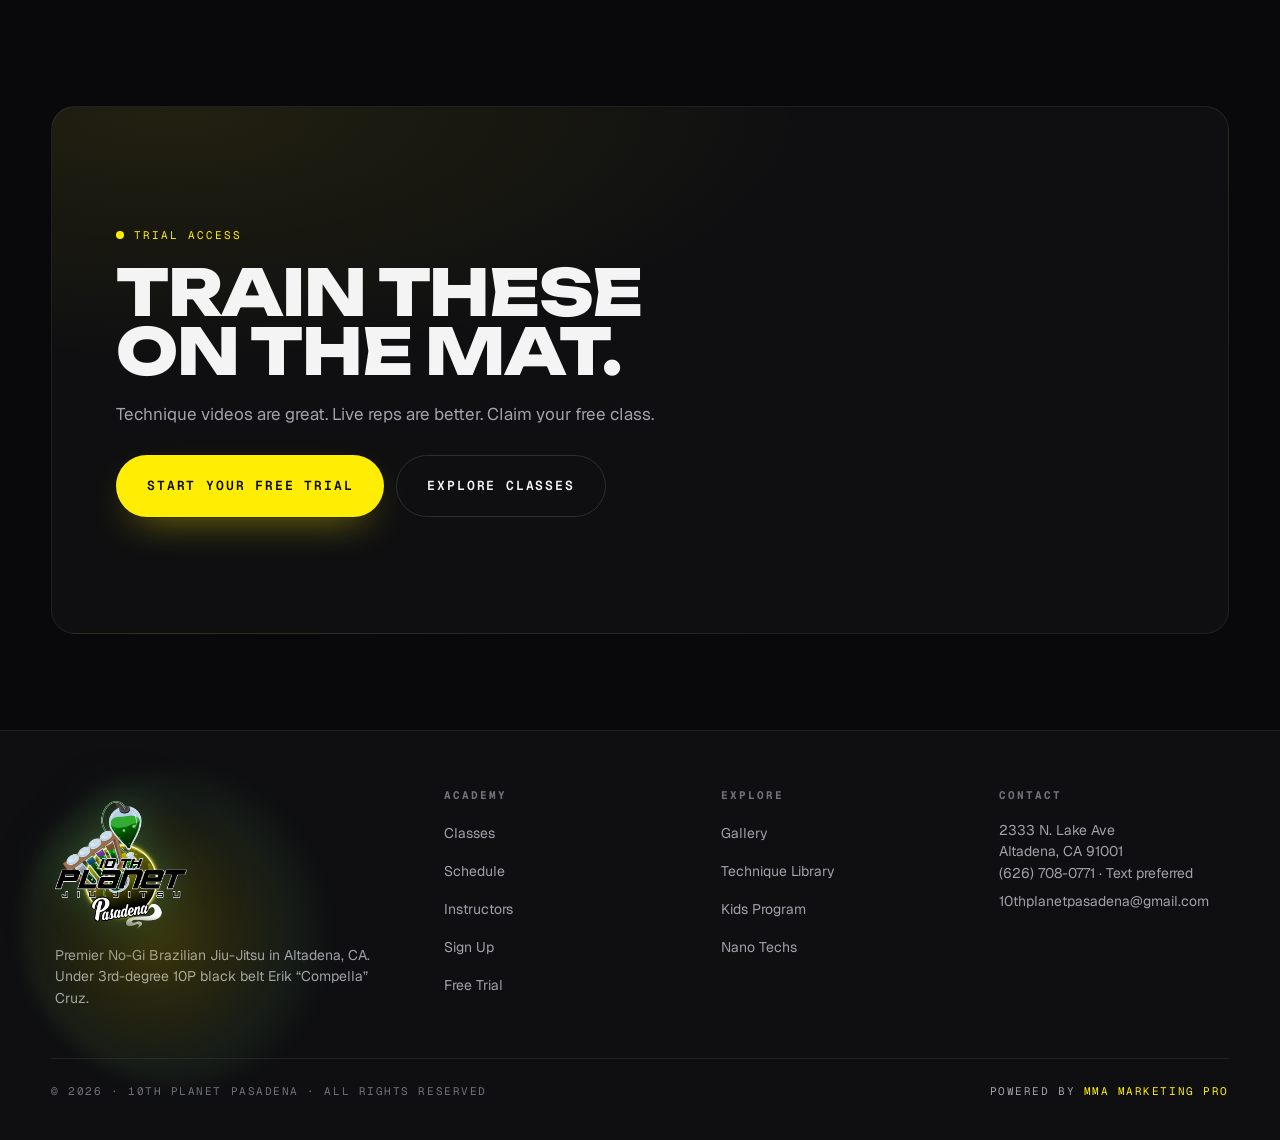
<file: videos.html>
<!DOCTYPE html>
<html lang="en">
<head>
  <meta charset="UTF-8">
  <meta name="viewport" content="width=device-width, initial-scale=1, viewport-fit=cover">
  <title>Technique Library — 10th Planet Pasadena</title>
  <meta name="description" content="Free 10th Planet technique breakdowns from the Pasadena coaching staff. Back takes, leg locks, passes, chokes.">
  <meta name="theme-color" content="#09090B">
  <link rel="canonical" href="https://10th-planet-pasadena.pages.dev/videos.html">
  <link rel="icon" type="image/svg+xml" href="data:image/svg+xml,%3Csvg%20xmlns='http://www.w3.org/2000/svg'%20viewBox='0%200%2064%2064'%3E%3Crect%20width='64'%20height='64'%20rx='12'%20fill='%2309090B'/%3E%3Ctext%20x='32'%20y='43'%20font-family='Impact,Arial%20Black,sans-serif'%20font-size='28'%20font-weight='900'%20text-anchor='middle'%20fill='%23FFEE03'%3E10P%3C/text%3E%3C/svg%3E">
  <link rel="preconnect" href="https://fonts.googleapis.com">
  <link rel="preconnect" href="https://fonts.gstatic.com" crossorigin>
  <link href="https://fonts.googleapis.com/css2?family=Unbounded:wght@400;500;700;800;900&family=Geist:wght@400;500;600;700&family=Geist+Mono:wght@400;500;600&display=swap" rel="stylesheet">
  <link rel="stylesheet" href="styles.css">
</head>
<body>

  <header class="nav" role="banner">
    <div class="nav-inner">
      <a href="index.html" class="nav-brand"><img src="images/logo/10thPlanetPasadena_logo-2x-1920w.webp" alt="10th Planet Pasadena logo" width="1920" height="1861"><span class="marker">LAB-01 / ALTADENA CA</span></a>
      <nav class="nav-links" aria-label="Primary">
        <a href="index.html">Home</a>
        <a href="classes.html">Classes</a>
        <a href="schedule.html">Schedule</a>
        <a href="instructors.html">Instructors</a>
        <a href="gallery.html">Gallery</a>
        <a href="videos.html" aria-current="page">Techniques</a>
        <a href="contact.html">Contact</a>
        <a href="memberships.html">Sign Up</a>
      </nav>
      <div style="display:flex; align-items:center; gap:16px;">
        <a href="#" class="nav-cta" data-open-lead>Free Trial <span class="arrow" style="display:inline-flex;"><svg width="14" height="14" viewBox="0 0 24 24" fill="none" stroke="currentColor" stroke-width="2.2" stroke-linecap="round" stroke-linejoin="round"><path d="M5 12h14M13 5l7 7-7 7"/></svg></span></a>
        <button class="nav-toggle" aria-expanded="false" aria-controls="mobile-menu" aria-label="Open menu"><svg width="22" height="22" viewBox="0 0 24 24" fill="none"><line data-l1 x1="4" y1="8" x2="20" y2="8"/><line data-l2 x1="4" y1="16" x2="20" y2="16"/></svg></button>
      </div>
    </div>
  </header>

  <div class="mobile-menu" id="mobile-menu" aria-hidden="true">
    <div class="mobile-menu-inner">
      <a href="index.html"><span>Home</span><span class="num">/00</span></a>
      <a href="classes.html"><span>Classes</span><span class="num">/01</span></a>
      <a href="schedule.html"><span>Schedule</span><span class="num">/02</span></a>
      <a href="instructors.html"><span>Instructors</span><span class="num">/03</span></a>
      <a href="gallery.html"><span>Gallery</span><span class="num">/04</span></a>
      <a href="videos.html"><span>Techniques</span><span class="num">/05</span></a>
      <a href="contact.html"><span>Contact</span><span class="num">/06</span></a>
      <a href="memberships.html"><span>Sign Up</span><span class="num">/07</span></a>
      <div class="mobile-menu-foot"><a href="#" class="btn btn--primary" data-open-lead>Start Your Free Trial</a></div>
    </div>
  </div>

  <section class="page-hero">
    <div class="shell">
      <div class="eyebrow-row">
        <span class="eyebrow"><span class="dot"></span>SECTION / 05 · TECHNIQUE LIBRARY</span>
        <span class="eyebrow">04 ENTRIES · FREE</span>
      </div>
      <h1 class="display">Technique<br>Library.</h1>
      <p class="lede">Free 10th Planet technique breakdowns from our coaching staff. Take notes.</p>
    </div>
  </section>

  <section class="section">
    <div class="shell">
      <div class="vid-list">
        <article class="vid reveal">
          <a class="vid-media" href="https://www.youtube.com/watch?v=BEVnSOYPwMw" target="_blank" rel="noopener" aria-label="Watch: Back Take from Side Control on YouTube" style="background-image:url('https://i.ytimg.com/vi/BEVnSOYPwMw/hqdefault.jpg');"></a>
          <div class="hd"><span class="id">M · 01</span><span>BACK ATTACKS</span></div>
          <h3>Back Take from Side Control</h3>
          <p>A way to take the back from side control.</p>
          <div class="coach">Erik &ldquo;Compella&rdquo; Cruz</div>
        </article>

        <article class="vid reveal reveal-delay-1">
          <a class="vid-media" href="https://www.youtube.com/watch?v=fKKfD5yOp6M" target="_blank" rel="noopener" aria-label="Watch: Peruvian Neck Tie on YouTube" style="background-image:url('https://i.ytimg.com/vi/fKKfD5yOp6M/hqdefault.jpg');"></a>
          <div class="hd"><span class="id">M · 02</span><span>CHOKES</span></div>
          <h3>Peruvian Neck Tie</h3>
          <p>Details of the Peruvian Necktie from the Front Headlock.</p>
          <div class="coach">Erik &ldquo;Compella&rdquo; Cruz</div>
        </article>

        <article class="vid reveal reveal-delay-2">
          <a class="vid-media" href="https://www.youtube.com/watch?v=o1GXFuWHTgI" target="_blank" rel="noopener" aria-label="Watch: Spinning Knee Bar to Heel Hook on YouTube" style="background-image:url('https://i.ytimg.com/vi/o1GXFuWHTgI/hqdefault.jpg');"></a>
          <div class="hd"><span class="id">M · 03</span><span>LEG LOCKS</span></div>
          <h3>Spinning Knee Bar to Heel Hook</h3>
          <p>The spinning knee bar from the knee slice pass with an inside heel hook option.</p>
          <div class="coach">Erik Cruz</div>
        </article>

        <article class="vid reveal">
          <a class="vid-media" href="https://www.youtube.com/watch?v=aItV6gL8aBQ" target="_blank" rel="noopener" aria-label="Watch: Passing Series M1–M4 on YouTube" style="background-image:url('https://i.ytimg.com/vi/aItV6gL8aBQ/hqdefault.jpg');"></a>
          <div class="hd"><span class="id">M · 04</span><span>PASSING</span></div>
          <h3>Passing Series M1–M4</h3>
          <p>A series of open guard passes, linking each move to the next.</p>
          <div class="coach">Erik &ldquo;Compella&rdquo; Cruz</div>
        </article>
      </div>

      <p class="muted" style="margin-top:32px; text-align:center; font-family:var(--f-mono); font-size:11px; letter-spacing:0.16em; text-transform:uppercase;">
        Full library on <a href="https://www.youtube.com/channel/UCvoBROGo2rx9vBzchk-zOdA" target="_blank" rel="noopener" style="color:var(--sig);">our YouTube channel →</a>
      </p>
    </div>
  </section>

  <section class="section section--tight">
    <div class="shell">
      <div class="cta-block reveal">
        <span class="stamp"><span style="display:inline-block; width:8px; height:8px; border-radius:999px; background:var(--sig); animation: pulse-sig 1.6s infinite;"></span>TRIAL ACCESS</span>
        <h2 class="display">Train these<br>on the mat.</h2>
        <p>Technique videos are great. Live reps are better. Claim your free class.</p>
        <div class="actions">
          <a href="#" class="btn btn--primary btn--lg" data-open-lead>Start Your Free Trial</a>
          <a href="classes.html" class="btn btn--ghost btn--lg">Explore classes</a>
        </div>
      </div>
    </div>
  </section>

  <footer class="foot">
    <div class="shell">
      <div class="foot-grid">
        <div class="foot-brand">
          <div class="reactor-bubbles" aria-hidden="true"><span></span><span></span><span></span><span></span><span></span></div>
          <div class="scan-mask" aria-hidden="true"></div><img src="images/logo/10thPlanetPasadena_logo-2x-1920w.webp" alt="10th Planet Pasadena logo" width="1920" height="1861"><p>Premier No-Gi Brazilian Jiu-Jitsu in Altadena, CA. Under 3rd-degree 10P black belt Erik &ldquo;Compella&rdquo; Cruz.</p></div>
        <div class="foot-col"><h4>Academy</h4><ul><li><a href="classes.html">Classes</a></li><li><a href="schedule.html">Schedule</a></li><li><a href="instructors.html">Instructors</a></li><li><a href="memberships.html">Sign Up</a></li><li><a href="free-trial.html">Free Trial</a></li></ul></div>
        <div class="foot-col"><h4>Explore</h4><ul><li><a href="gallery.html">Gallery</a></li><li><a href="videos.html">Technique Library</a></li><li><a href="kids-video.html">Kids Program</a></li><li><a href="nano-techs-video.html">Nano Techs</a></li></ul></div>
        <div class="foot-col"><h4>Contact</h4><address><a href="https://maps.google.com/?q=2333+N+Lake+Ave+Altadena+CA+91001" target="_blank" rel="noopener">2333 N. Lake Ave<br>Altadena, CA 91001</a><a href="tel:+16267080771">(626) 708-0771 · Text preferred</a><a href="mailto:10thplanetpasadena@gmail.com">10thplanetpasadena@gmail.com</a></address></div>
      </div>
      <div class="foot-bottom"><span>© <span data-year>2026</span> · 10th Planet Pasadena · All rights reserved</span><span class="poweredby">Powered by <a href="https://www.mmamarketingpro.com" target="_blank" rel="noopener">MMA Marketing Pro</a></span></div>
    </div>
  </footer>

  <div class="modal" id="lead-modal" aria-hidden="true" role="dialog" aria-modal="true" aria-labelledby="lead-modal-title">
    <div class="modal-overlay"></div>
    <div class="modal-panel" role="document">
      <header class="modal-hd"><span class="stamp">LAB 01 / TRIAL INTAKE · 01 OF 02</span><button class="close" data-close aria-label="Close"><svg width="16" height="16" viewBox="0 0 24 24" fill="none" stroke="currentColor" stroke-width="2" stroke-linecap="round"><path d="M18 6L6 18M6 6l12 12"/></svg></button></header>
      <form class="lead-form" novalidate>
        <div class="modal-body">
          <h3 id="lead-modal-title">Claim Your Free Class.</h3>
          <p class="lede">One class. No experience needed. No pressure.</p>
          <div class="row two"><div class="field"><label for="lead-first">First name</label><input type="text" id="lead-first" name="first" autocomplete="given-name" required></div><div class="field"><label for="lead-last">Last name</label><input type="text" id="lead-last" name="last" autocomplete="family-name" required></div></div>
          <div class="field"><label for="lead-email">Email</label><input type="email" id="lead-email" name="email" autocomplete="email" required></div>
          <div class="field"><label for="lead-phone">Phone</label><input type="tel" id="lead-phone" name="phone" autocomplete="tel" required></div>
          <div class="field"><label for="lead-program">Class you're interested in</label><select id="lead-program" name="program" required><option value="no-gi-jiu-jitsu">Adults No-Gi Jiu-Jitsu</option><option value="nano-kids">Nano Kids (ages 4–6)</option><option value="kids">Kids (ages 6–12)</option></select></div>
          <div class="hp-field" aria-hidden="true">
            <label for="lead-website">Website (leave blank)</label>
            <input type="text" id="lead-website" name="website" tabindex="-1" autocomplete="off">
          </div>
        </div>
        <footer class="modal-ft"><button type="submit" class="btn btn--primary btn--lg">Continue to scheduling <span class="arrow"><svg viewBox="0 0 24 24" fill="none" stroke="currentColor" stroke-width="2.2" stroke-linecap="round" stroke-linejoin="round"><path d="M5 12h14M13 5l7 7-7 7"/></svg></span></button><span class="fine">Step 01 of 02 · Next: pick a class time</span></footer>
      </form>
    </div>
  </div>

  <script src="scripts.js" defer></script>
</body>
</html>
</file>
<file: styles.css>
/* ============================================================
   10th Planet Pasadena — LAB-01
   A precision-engineered dark interface for a research-grade
   no-gi jiu-jitsu academy. Yellow signal, monospace data, wide
   sportswear display type.
   ============================================================ */

/* ---- Tokens --------------------------------------------------- */
:root{
  --ink:        #09090B;
  --ink-2:      #0F0F11;
  --ink-3:      #15151A;
  --ink-4:      #1E1E24;
  --line:       rgba(255,255,255,0.07);
  --line-2:     rgba(255,255,255,0.12);
  --paper:      #F4F4F5;
  --paper-2:    #A1A1AA;
  --paper-3:    #71717A;

  --sig:        #FFEE03;
  --sig-hover:  #FFF560;
  --sig-press:  #E6D600;
  --sig-soft:   rgba(255,238,3,0.10);
  --sig-ghost:  rgba(255,238,3,0.04);

  --navy:       #223855;
  --navy-2:     #3B5A85;

  --ok:         #ADE04A;   /* a single "reactive" status green, never a CTA */
  --alert:      #FF5A4B;

  /* ---- Chemistry / flask palette (secondary signal) ---- */
  --flask:        #7FE87F;     /* Core potion green — pulled from the logo flask */
  --flask-deep:   #3FAE58;     /* Bottom-of-vessel shadow green */
  --flask-hi:     #C8F7C8;     /* Bubble/highlight mint */
  --flask-soft:   rgba(127,232,127,0.12);
  --flask-ghost:  rgba(127,232,127,0.05);
  --flask-glow:   rgba(127,232,127,0.32);
  --vial-purple:  #B08BE8;     /* Logo test-tube violet (used sparingly) */
  --vial-cyan:    #6FD8E8;     /* Logo test-tube cyan (used sparingly) */

  --f-display:  "Unbounded", "Archivo Black", ui-sans-serif, system-ui, sans-serif;
  --f-body:     "Geist", "Inter", ui-sans-serif, system-ui, sans-serif;
  --f-mono:     "Geist Mono", "JetBrains Mono", ui-monospace, SFMono-Regular, Menlo, monospace;

  --r-sm:  6px;
  --r-md:  10px;
  --r-lg:  16px;
  --r-xl:  24px;

  --ease-spring: cubic-bezier(0.22, 1, 0.36, 1);
  --ease-fast:   cubic-bezier(0.4, 0, 0.2, 1);

  --shell-pad:  clamp(20px, 4vw, 64px);
  --max:        1400px;

  --nav-h:      72px;
}

/* ---- Reset ---------------------------------------------------- */
*,*::before,*::after{ box-sizing:border-box; }
html{
  -webkit-text-size-adjust:100%;
  scroll-behavior:smooth;
  background:var(--ink);
}
body{
  margin:0;
  font-family:var(--f-body);
  font-weight:400;
  color:var(--paper);
  background:var(--ink);
  line-height:1.55;
  font-feature-settings:"ss01","cv11","ss03";
  -webkit-font-smoothing:antialiased;
  -moz-osx-font-smoothing:grayscale;
  overflow-x:hidden;
}
body.no-scroll{ overflow:hidden; }
img, svg, video{ max-width:100%; display:block; }
a{ color:inherit; text-decoration:none; }
button{ font:inherit; color:inherit; cursor:pointer; background:none; border:0; padding:0; }
input, select, textarea{ font:inherit; color:inherit; }
:focus-visible{ outline:2px solid var(--sig); outline-offset:2px; border-radius:3px; }

/* Grid-paper underlay (subtle) */
body::before{
  content:"";
  position:fixed; inset:0;
  pointer-events:none; z-index:0;
  background-image:
    linear-gradient(to right, rgba(255,255,255,0.025) 1px, transparent 1px),
    linear-gradient(to bottom, rgba(255,255,255,0.025) 1px, transparent 1px);
  background-size: 56px 56px;
  mask-image: radial-gradient(ellipse 80% 60% at 50% 30%, #000 40%, transparent 85%);
}
/* Grain overlay */
body::after{
  content:"";
  position:fixed; inset:0;
  pointer-events:none; z-index:100;
  opacity:0.035;
  mix-blend-mode:overlay;
  background-image:url("data:image/svg+xml;utf8,<svg xmlns='http://www.w3.org/2000/svg' width='240' height='240'><filter id='n'><feTurbulence type='fractalNoise' baseFrequency='0.9' numOctaves='2' stitchTiles='stitch'/><feColorMatrix values='0 0 0 0 1  0 0 0 0 1  0 0 0 0 1  0 0 0 0.6 0'/></filter><rect width='100%25' height='100%25' filter='url(%23n)'/></svg>");
}

/* ---- Typography helpers ---------------------------------------- */
.eyebrow{
  font-family:var(--f-mono);
  font-size:11px;
  font-weight:500;
  letter-spacing:0.18em;
  text-transform:uppercase;
  color:var(--paper-2);
}
.eyebrow .dot{
  display:inline-block;
  width:6px; height:6px;
  border-radius:999px;
  background:var(--sig);
  box-shadow:0 0 0 3px var(--sig-soft);
  margin-right:10px;
  transform:translateY(-1px);
}
.display{
  font-family:var(--f-display);
  font-weight:800;
  letter-spacing:-0.02em;
  line-height:0.92;
  text-transform:uppercase;
  color:var(--paper);
}
h1.display{ font-size:clamp(42px, 8.5vw, 136px); }
h2.display{ font-size:clamp(32px, 5vw, 72px); }
h3.display{ font-size:clamp(24px, 3.2vw, 40px); }
.mono{ font-family:var(--f-mono); }
.muted{ color:var(--paper-2); }
.subtle{ color:var(--paper-3); }
.hi{ color:var(--sig); }

/* ---- Shell / container ---------------------------------------- */
.shell{
  width:100%;
  max-width:var(--max);
  margin:0 auto;
  padding-left:var(--shell-pad);
  padding-right:var(--shell-pad);
  position:relative;
}

/* Section scaffold */
section{ position:relative; z-index:1; }
.section{
  padding: clamp(72px, 11vw, 160px) 0;
  position:relative;
}
.section--tight{ padding: clamp(56px, 8vw, 96px) 0; }

/* Numbered section header */
.sec-head{
  display:grid;
  grid-template-columns: auto 1fr;
  gap:24px;
  align-items:end;
  padding-bottom:32px;
  border-bottom:1px solid var(--line);
  margin-bottom:56px;
}
.sec-head .num{
  font-family:var(--f-mono);
  font-size:13px;
  letter-spacing:0.14em;
  color:var(--sig);
  padding-bottom:8px;
}
.sec-head .lbl{
  font-family:var(--f-mono);
  font-size:11px;
  letter-spacing:0.2em;
  color:var(--paper-3);
  text-transform:uppercase;
  padding-bottom:8px;
  justify-self:end;
}
.sec-head h2{ grid-column:1 / -1; margin:0; }
.sec-head .tail{
  grid-column:1 / -1;
  display:flex; justify-content:space-between;
  gap:24px; align-items:flex-end; flex-wrap:wrap;
  margin-top:20px;
}
.sec-head .tail p{
  max-width:62ch;
  color:var(--paper-2);
  font-size:clamp(15px, 1.4vw, 17px);
  margin:0;
}

/* ---- Navigation ------------------------------------------------ */
.nav{
  position:fixed;
  top:0; left:0; right:0;
  z-index:90;
  height:var(--nav-h);
  display:flex; align-items:center;
  transition: background .25s var(--ease-fast), border-color .25s var(--ease-fast);
  border-bottom:1px solid transparent;
}
.nav--scrolled{
  background:rgba(9,9,11,0.78);
  -webkit-backdrop-filter: blur(14px) saturate(1.2);
  backdrop-filter: blur(14px) saturate(1.2);
  border-bottom-color:var(--line);
}
.nav-inner{
  width:100%;
  max-width:var(--max);
  margin:0 auto;
  padding:0 var(--shell-pad);
  display:flex; align-items:center; justify-content:space-between;
  gap:24px;
}
.nav-brand{
  display:flex; align-items:center; gap:12px;
  min-height:44px;
}
.nav-brand img{
  height:44px;
  width:auto;
  max-width:140px;
  object-fit:contain;
  object-position:left center;
}
.nav-brand .marker{
  font-family:var(--f-mono);
  font-size:11px;
  letter-spacing:0.18em;
  color:var(--paper-3);
  padding-left:12px;
  border-left:1px solid var(--line-2);
  display:none;
}
@media (min-width: 860px){ .nav-brand .marker{ display:block; } }

.nav-links{
  display:none;
  align-items:center;
  gap:2px;
}
@media (min-width: 1024px){
  .nav-links{ display:flex; }
}
.nav-links a{
  font-family:var(--f-mono);
  font-size:12px;
  letter-spacing:0.12em;
  text-transform:uppercase;
  color:var(--paper-2);
  padding:10px 14px;
  border-radius:var(--r-sm);
  transition: color .2s var(--ease-fast), background .2s var(--ease-fast);
}
.nav-links a:hover, .nav-links a[aria-current="page"]{
  color:var(--paper);
  background:rgba(255,255,255,0.04);
}
.nav-cta{
  display:none;
  align-items:center; gap:8px;
  padding:12px 18px;
  min-height:44px;
  background:var(--sig); color:#0A0A0A;
  border-radius:999px;
  font-family:var(--f-mono);
  font-size:12px; font-weight:600;
  letter-spacing:0.12em;
  text-transform:uppercase;
  white-space:nowrap;
  flex:none;
  transition: transform .25s var(--ease-spring), background .2s var(--ease-fast), box-shadow .2s var(--ease-fast);
  box-shadow: 0 0 0 1px rgba(0,0,0,0.2), 0 8px 22px -12px rgba(255,238,3,0.5);
}
@media (min-width: 640px){ .nav-cta{ display:inline-flex; } }
.nav-cta:hover{ background:var(--sig-hover); transform: translateY(-1px); }
.nav-cta:active{ transform: scale(0.98); background:var(--sig-press); }
.nav-cta .arrow{ transition: transform .25s var(--ease-spring); }
.nav-cta:hover .arrow{ transform: translateX(3px); }

.nav-toggle{
  display:inline-flex; align-items:center; justify-content:center;
  width:44px; height:44px;
  border-radius:var(--r-sm);
  border:1px solid var(--line-2);
  background:rgba(255,255,255,0.02);
  color:var(--paper);
}
@media (min-width: 1024px){ .nav-toggle{ display:none; } }
.nav-toggle svg line{ stroke:currentColor; stroke-width:1.5; transition: transform .3s var(--ease-spring), opacity .2s; transform-origin:center; }

/* Mobile menu */
.mobile-menu{
  position:fixed;
  inset:0;
  z-index:95;
  background:var(--ink);
  opacity:0; visibility:hidden;
  transition: opacity .35s var(--ease-fast), visibility .35s;
  display:flex; flex-direction:column;
  padding-top:var(--nav-h);
}
.mobile-menu[aria-hidden="false"]{ opacity:1; visibility:visible; }
.mobile-menu-inner{
  padding: 32px var(--shell-pad) 48px;
  overflow-y:auto;
  flex:1;
  display:flex; flex-direction:column; gap:4px;
}
.mobile-menu a{
  display:flex; align-items:center; justify-content:space-between;
  padding:18px 0;
  min-height:56px;
  border-bottom:1px solid var(--line);
  font-family:var(--f-display);
  font-weight:500;
  font-size:24px;
  letter-spacing:-0.01em;
  color:var(--paper);
  text-transform:uppercase;
}
.mobile-menu a .num{
  font-family:var(--f-mono); font-size:12px;
  letter-spacing:0.14em; color:var(--sig);
  font-weight:400;
}
.mobile-menu-foot{
  margin-top:24px;
  padding-top:24px;
  border-top:1px solid var(--line);
  display:flex; flex-direction:column; gap:14px;
}
.mobile-menu-foot .btn{ justify-content:center; }
.mobile-menu-foot .mini{
  font-family:var(--f-mono); font-size:11px; letter-spacing:0.18em;
  color:var(--paper-3); text-transform:uppercase;
}

/* Live signal pill */
.live-pill{
  display:none;
  align-items:center; gap:8px;
  font-family:var(--f-mono);
  font-size:11px;
  letter-spacing:0.16em;
  text-transform:uppercase;
  color:var(--paper-2);
}
@media (min-width: 1180px){ .live-pill{ display:inline-flex; } }
.live-pill .dot{
  width:8px; height:8px; border-radius:999px;
  background:var(--ok);
  box-shadow:0 0 0 0 rgba(173,224,74,0.6);
  animation: pulse 2s infinite;
}
@keyframes pulse{
  0%   { box-shadow:0 0 0 0 rgba(173,224,74,0.6); }
  70%  { box-shadow:0 0 0 8px rgba(173,224,74,0); }
  100% { box-shadow:0 0 0 0 rgba(173,224,74,0); }
}

/* ---- Buttons --------------------------------------------------- */
.btn{
  display:inline-flex; align-items:center; justify-content:center;
  gap:10px;
  padding:16px 24px;
  min-height:52px;
  border-radius:999px;
  font-family:var(--f-mono);
  font-size:12px; font-weight:600;
  letter-spacing:0.14em;
  text-transform:uppercase;
  transition: transform .25s var(--ease-spring), background .2s var(--ease-fast), color .2s, border-color .2s, box-shadow .2s;
  border:1px solid transparent;
  white-space:nowrap;
}
.btn .arrow{ transition: transform .25s var(--ease-spring); display:inline-flex; }
.btn:hover .arrow{ transform: translateX(3px); }
.btn:active{ transform: scale(0.98); }

.btn--primary{
  background:var(--sig); color:#0A0A0A;
  box-shadow: 0 0 0 1px rgba(0,0,0,0.2), 0 16px 40px -18px rgba(255,238,3,0.6);
}
.btn--primary:hover{
  background:var(--sig-hover);
  box-shadow: 0 0 0 1px rgba(0,0,0,0.2), 0 0 28px rgba(127,232,127,0.55), 0 0 60px rgba(127,232,127,0.35);
}

.btn--ghost{
  background:transparent; color:var(--paper);
  border-color:var(--line-2);
}
.btn--ghost:hover{
  border-color:var(--paper);
  background:rgba(255,255,255,0.03);
}

.btn--dark{
  background:var(--ink-3); color:var(--paper);
  border-color:var(--line-2);
}
.btn--dark:hover{ background:var(--ink-4); border-color:var(--paper-2); }

.btn--lg{ padding:20px 30px; min-height:60px; font-size:13px; }

.btn .arrow svg{ width:14px; height:14px; }

/* ---- Hero ------------------------------------------------------ */
.hero{
  position:relative;
  min-height: calc(100dvh - var(--nav-h));
  padding: calc(var(--nav-h) + 28px) 0 36px;
  display:flex; align-items:center;
  overflow:hidden;
  background:var(--ink);
}
.hero-inner{
  width:100%;
  max-width:var(--max);
  margin:0 auto;
  padding: 0 var(--shell-pad);
  display:grid;
  grid-template-columns: minmax(0, 1fr);
  gap:32px;
  align-items:end;
  position:relative;
  box-sizing:border-box;
}
.hero-inner > *{ min-width:0; max-width:100%; }
@media (min-width: 900px){
  .hero-inner{
    grid-template-columns: minmax(0, 0.95fr) minmax(0, 1.1fr);
    gap:clamp(32px, 5vw, 80px);
  }
}

.hero-left{ display:flex; flex-direction:column; gap:20px; padding-bottom:8px; min-width:0; }
.hero-title{ min-width:0; }

/* Hero text hierarchy: academy name H1 on top, subheadline as display moment */
.hero-title{ display:flex; flex-direction:column; gap:14px; }
.hero-h1{
  margin:0;
  font-family:var(--f-display);
  font-weight:600;
  font-size:clamp(18px, 2.6vw, 34px);
  letter-spacing:-0.005em;
  line-height:1.12;
  color:var(--paper);
  text-transform:uppercase;
  overflow-wrap:break-word;
  max-width:100%;
}
.hero-h1 .brk{ display:inline; white-space:nowrap; }
@media (max-width: 520px){
  .hero-h1 .brk{ display:block; }
}
.hero-subdisplay{
  margin:0;
  font-family:var(--f-display);
  font-weight:800;
  font-size:clamp(17px, 2.5vw, 38px);
  letter-spacing:-0.025em;
  line-height:1.1;
  color:var(--paper);
  text-transform:uppercase;
  overflow-wrap:anywhere;
  word-break:normal;
  max-width:100%;
  hyphens:auto;
}
.hero-subdisplay .sig{ color:var(--sig); }
.hero-subdisplay .within{
  font-style:italic;
  font-weight:500;
  color:var(--paper-2);
}
.hero-tagline{
  margin:0;
  color:var(--paper-2);
  font-size:clamp(15px, 1.4vw, 17px);
  line-height:1.55;
  max-width:56ch;
}
.hero-eyebrow{
  display:inline-flex; align-items:center; gap:14px;
  padding: 10px 14px;
  border-radius:999px;
  border:1px solid var(--line);
  background:rgba(255,255,255,0.02);
  font-family:var(--f-mono);
  font-size:11px;
  letter-spacing:0.16em;
  text-transform:uppercase;
  color:var(--paper-2);
  align-self:flex-start;
}
.hero-eyebrow .bar{
  display:inline-block;
  width:28px; height:1px;
  background:var(--sig);
}
.hero h1{ margin:0; }
.hero h1 .line{ display:block; }
.hero h1 .within{
  font-style:italic; font-weight:500;
  color:var(--paper-2);
  font-family:"Unbounded", serif;
  letter-spacing:-0.01em;
}
.hero h1 .sig{ color:var(--sig); }

.hero-sub{
  color:var(--paper-2);
  font-size:clamp(16px, 1.6vw, 19px);
  line-height:1.5;
  max-width:56ch;
  margin:8px 0 0;
}
.hero-actions{
  display:flex; flex-wrap:wrap; gap:12px;
  margin-top:8px;
}
.hero-meta{
  margin-top:16px;
  display:none;
  grid-template-columns: repeat(3, minmax(0,1fr));
  gap:0;
  border-top:1px solid var(--line);
  padding-top:16px;
}
@media (min-width: 1100px){ .hero-meta{ display:grid; } }
.hero-meta .cell{
  padding: 0 18px 0 0;
  border-right:1px solid var(--line);
}
.hero-meta .cell:last-child{ border-right:0; padding-right:0; }
.hero-meta .cell:not(:first-child){ padding-left:18px; }
.hero-meta .k{
  font-family:var(--f-mono);
  font-size:10px; letter-spacing:0.18em;
  color:var(--paper-3);
  text-transform:uppercase;
  display:block;
  margin-bottom:6px;
}
.hero-meta .v{
  font-family:var(--f-display);
  font-weight:700;
  font-size:clamp(18px, 2vw, 22px);
  letter-spacing:-0.01em;
  color:var(--paper);
  text-transform:uppercase;
}
.hero-meta .v .sub{
  font-family:var(--f-mono);
  font-size:11px;
  letter-spacing:0.14em;
  color:var(--paper-3);
  font-weight:500;
  display:inline-block;
  margin-left:4px;
  text-transform:uppercase;
}

/* Hero visual */
.hero-visual{
  position:relative;
  aspect-ratio: 4 / 5;
  background:var(--ink-3);
  border-radius:var(--r-lg);
  overflow:hidden;
  isolation:isolate;
  border:1px solid var(--line);
}
@media (min-width: 900px){
  .hero-visual{ aspect-ratio: auto; min-height:clamp(480px, 60vh, 720px); }
}
.hero-visual::after{
  content:"";
  position:absolute; inset:0;
  background: linear-gradient(180deg, transparent 30%, rgba(9,9,11,0.7) 100%);
  pointer-events:none;
}
.hero-visual img{
  position:absolute; inset:0;
  width:100%; height:100%;
  object-fit:cover;
  transform: scale(1.02);
  transition: transform 1.2s var(--ease-spring);
}
.hero-visual:hover img{ transform: scale(1.05); }

/* Corner crosshairs */
.crosshair{
  position:absolute;
  width:22px; height:22px;
  pointer-events:none;
  color:var(--sig);
  opacity:0.8;
}
.crosshair::before, .crosshair::after{
  content:""; position:absolute; background:currentColor;
}
.crosshair::before{ left:0; top:0; width:14px; height:1px; }
.crosshair::after{ left:0; top:0; width:1px; height:14px; }
.crosshair.tr{ top:16px; right:16px; transform:scaleX(-1); }
.crosshair.tl{ top:16px; left:16px; }
.crosshair.br{ bottom:16px; right:16px; transform:scale(-1,-1); }
.crosshair.bl{ bottom:16px; left:16px; transform:scaleY(-1); }

.hero-cap{
  position:absolute;
  left:20px; bottom:20px; right:20px;
  z-index:2;
  display:flex; justify-content:space-between; gap:16px;
  font-family:var(--f-mono);
  font-size:11px; letter-spacing:0.16em;
  text-transform:uppercase;
  color:var(--paper);
  pointer-events:none;
}
.hero-cap .rec{
  display:inline-flex; align-items:center; gap:8px;
  color:var(--sig);
}
.hero-cap .rec .d{
  width:8px; height:8px; border-radius:999px;
  background:var(--sig);
  animation: pulse-sig 1.6s infinite;
}
@keyframes pulse-sig{
  0%,100%{ opacity:1; }
  50%{ opacity:0.3; }
}

.hero-plate{
  position:absolute;
  right: clamp(12px, 2vw, 24px);
  top: clamp(12px, 2vw, 24px);
  z-index:3;
  padding:14px 16px;
  background:rgba(15,15,17,0.82);
  -webkit-backdrop-filter: blur(10px);
  backdrop-filter: blur(10px);
  border:1px solid var(--line-2);
  border-radius:var(--r-md);
  display:grid;
  gap:4px;
  min-width:180px;
}
.hero-plate .k{
  font-family:var(--f-mono);
  font-size:10px; letter-spacing:0.18em;
  color:var(--paper-3); text-transform:uppercase;
}
.hero-plate .v{
  font-family:var(--f-mono);
  font-size:13px;
  color:var(--paper);
}
.hero-plate .row{ display:flex; justify-content:space-between; gap:16px; padding:2px 0; }

/* ---- Kinetic marquee ------------------------------------------ */
.marquee{
  border-block:1px solid var(--line);
  background:var(--ink-2);
  overflow:hidden;
  padding:22px 0;
  position:relative;
}
.marquee-track{
  display:flex;
  width:max-content;
  gap:48px;
  animation: scroll-x 45s linear infinite;
  will-change: transform;
}
.marquee:hover .marquee-track{ animation-play-state:paused; }
.marquee-track .tag{
  font-family:var(--f-display);
  font-weight:800;
  font-size:clamp(28px, 4vw, 48px);
  letter-spacing:-0.01em;
  text-transform:uppercase;
  color:var(--paper);
  display:inline-flex; align-items:center; gap:48px;
  white-space:nowrap;
}
.marquee-track .tag::after{
  content:"";
  display:inline-block;
  width:10px; height:10px;
  background:var(--sig);
  transform: rotate(45deg);
  margin-left:48px;
}
.marquee-track .tag.g{ color:var(--paper-3); }
@keyframes scroll-x{
  from{ transform: translate3d(0,0,0); }
  to  { transform: translate3d(-50%, 0, 0); }
}

/* ---- Bento / Value props -------------------------------------- */
.bento{
  display:grid;
  grid-template-columns: 1fr;
  gap:16px;
}
@media (min-width: 760px){
  .bento{ grid-template-columns: repeat(6, 1fr); gap:20px; }
}
.bento .tile{
  position:relative;
  background:var(--ink-2);
  border:1px solid var(--line);
  border-radius:var(--r-lg);
  padding:32px;
  min-height:220px;
  display:flex; flex-direction:column; justify-content:space-between; gap:24px;
  transition: border-color .3s var(--ease-fast), transform .35s var(--ease-spring), background .3s;
  overflow:hidden;
}
.bento .tile:hover{
  border-color:var(--line-2);
  transform: translateY(-2px);
}
.bento .tile::before{
  content:"";
  position:absolute; inset:0;
  pointer-events:none;
  background: radial-gradient(600px circle at var(--mx,50%) var(--my,0%), rgba(255,238,3,0.06), transparent 40%);
  opacity:0;
  transition: opacity .3s;
}
.bento .tile:hover::before{ opacity:1; }
.bento .tile .stamp{
  font-family:var(--f-mono);
  font-size:11px;
  letter-spacing:0.18em;
  text-transform:uppercase;
  color:var(--paper-3);
  display:flex; align-items:center; gap:10px;
}
.bento .tile .stamp .i{
  width:28px; height:28px;
  display:inline-flex; align-items:center; justify-content:center;
  border:1px solid var(--line-2);
  border-radius:var(--r-sm);
  color:var(--sig);
}
.bento .tile h3{
  margin:0;
  font-family:var(--f-display); font-weight:800;
  font-size:clamp(22px, 2.1vw, 28px);
  letter-spacing:-0.01em; text-transform:uppercase;
  line-height:1.05;
}
.bento .tile p{
  margin:0;
  color:var(--paper-2);
  font-size:15px; line-height:1.55;
  max-width:40ch;
}

.bento .tile.w-3{ grid-column: span 3; }
.bento .tile.w-2{ grid-column: span 2; }
.bento .tile.w-4{ grid-column: span 4; }
.bento .tile.w-6{ grid-column: span 6; }
@media (max-width: 759px){ .bento .tile{ grid-column:auto; } }

.tile .meta-row{
  display:flex; justify-content:space-between; gap:12px;
  padding-top:16px; margin-top:auto;
  border-top:1px dashed var(--line);
  font-family:var(--f-mono);
  font-size:11px; letter-spacing:0.14em; text-transform:uppercase;
  color:var(--paper-3);
}
.tile .meta-row .vv{ color:var(--paper); }

.bars{ display:flex; align-items:flex-end; gap:6px; height:64px; }
.bars span{
  flex:1;
  background:linear-gradient(to top, var(--sig), rgba(255,238,3,0.15));
  border-radius:2px;
  min-height:10%;
  transition: height .6s var(--ease-spring);
}

/* ---- Programs (specimen cards) -------------------------------- */
.programs{
  display:grid;
  grid-template-columns: 1fr;
  gap:20px;
}
@media (min-width: 760px){ .programs{ grid-template-columns: repeat(2, 1fr); } }
@media (min-width: 1120px){
  .programs{ grid-template-columns: repeat(4, 1fr); }
}
.prog{
  position:relative;
  background:var(--ink-2);
  border:1px solid var(--line);
  border-radius:var(--r-lg);
  padding:28px;
  display:flex; flex-direction:column; gap:20px;
  overflow:hidden;
  transition: border-color .3s, transform .35s var(--ease-spring), background .3s;
  min-height:360px;
}
.prog:hover{ border-color:var(--sig); transform: translateY(-3px); }
.prog .media{
  aspect-ratio: 16 / 10;
  background:var(--ink-3);
  border-radius:var(--r-md);
  overflow:hidden;
  border:1px solid var(--line);
  position:relative;
}
.prog .media img{
  width:100%; height:100%; object-fit:cover;
  transform: scale(1.02);
  transition: transform .8s var(--ease-spring);
}
.prog:hover .media img{ transform: scale(1.08); }
.prog .specimen{
  position:absolute; top:12px; left:12px;
  background:rgba(9,9,11,0.8);
  border:1px solid var(--line-2);
  padding:6px 10px;
  border-radius:var(--r-sm);
  font-family:var(--f-mono);
  font-size:10px; letter-spacing:0.18em;
  text-transform:uppercase;
  color:var(--sig);
}
.prog h3{
  margin:0;
  font-family:var(--f-display); font-weight:800;
  font-size:clamp(20px, 1.7vw, 26px);
  line-height:1; letter-spacing:-0.02em;
  text-transform:uppercase;
  white-space:nowrap;
}
.prog .tag-row{
  display:flex; flex-wrap:wrap; gap:6px;
}
.prog .tag{
  font-family:var(--f-mono); font-size:10px;
  letter-spacing:0.14em; text-transform:uppercase;
  padding:5px 9px;
  border:1px solid var(--line);
  border-radius:999px;
  color:var(--paper-2);
}
.prog .tagline{
  color:var(--paper-2);
  font-size:15px; line-height:1.55;
  margin:0;
}
.prog ul.bullets{
  list-style:none; padding:0; margin:0;
  display:grid; gap:8px;
}
.prog ul.bullets li{
  font-family:var(--f-mono);
  font-size:12px; letter-spacing:0.06em;
  color:var(--paper);
  padding-left:22px;
  position:relative;
}
.prog ul.bullets li::before{
  content:"+";
  position:absolute; left:0; top:-1px;
  color:var(--sig);
  font-family:var(--f-mono);
  font-size:16px;
}
.prog .foot{
  margin-top:auto;
  display:flex; align-items:center; justify-content:space-between;
  gap:10px; padding-top:12px;
  border-top:1px dashed var(--line);
}
.prog .foot .ages{
  font-family:var(--f-mono); font-size:11px; letter-spacing:0.16em;
  text-transform:uppercase; color:var(--paper-3);
}
.prog .foot .go{
  display:inline-flex; align-items:center; gap:8px;
  font-family:var(--f-mono); font-size:11px; letter-spacing:0.14em;
  text-transform:uppercase; color:var(--sig);
  padding:8px 0;
  min-height:32px;
  border:0; background:none;
  transition: gap .25s var(--ease-spring);
}
.prog .foot .go:hover{ gap:14px; }

/* ---- Team ----------------------------------------------------- */
.team{
  display:grid;
  gap:16px;
  grid-template-columns: 1fr;
}
@media (min-width: 680px){ .team{ grid-template-columns: repeat(2, 1fr); } }
@media (min-width: 1024px){ .team{ grid-template-columns: repeat(3, 1fr); } }

.coach{
  position:relative;
  background:var(--ink-2);
  border:1px solid var(--line);
  border-radius:var(--r-lg);
  overflow:hidden;
  transition: border-color .3s, transform .35s var(--ease-spring);
}
.coach:hover{ border-color:var(--sig); transform: translateY(-2px); }
.coach .portrait{
  aspect-ratio: 4 / 5;
  background:var(--ink-3);
  position:relative;
  overflow:hidden;
}
.coach .portrait img{
  width:100%; height:100%; object-fit:cover; object-position: center top;
  transition: transform .9s var(--ease-spring), filter .6s;
  filter: grayscale(0.25) contrast(1.02);
}
.coach:hover .portrait img{ transform: scale(1.04); filter: none; }
.coach .portrait::after{
  content:""; position:absolute; inset:0;
  background: linear-gradient(180deg, transparent 50%, rgba(9,9,11,0.95) 100%);
  pointer-events:none;
}
.coach .specimen-tag{
  position:absolute; top:14px; left:14px; z-index:2;
  font-family:var(--f-mono);
  font-size:10px; letter-spacing:0.18em;
  text-transform:uppercase;
  color:var(--sig);
  padding:6px 10px;
  background:rgba(9,9,11,0.8);
  border:1px solid var(--line-2);
  border-radius:var(--r-sm);
}
.coach .info{
  padding:22px 22px 24px;
  display:flex; flex-direction:column; gap:10px;
}
.coach h3{
  margin:0;
  font-family:var(--f-display); font-weight:700;
  font-size:22px; letter-spacing:-0.01em;
  text-transform:uppercase;
}
.coach .role{
  font-family:var(--f-mono); font-size:11px;
  letter-spacing:0.14em; text-transform:uppercase;
  color:var(--paper-2);
}
.coach .rank{
  display:inline-flex; align-items:center; gap:8px;
  font-family:var(--f-mono); font-size:11px;
  letter-spacing:0.14em; text-transform:uppercase;
  color:var(--sig);
  padding-top:10px;
  border-top:1px solid var(--line);
  margin-top:4px;
}
.coach .rank .dot{
  width:8px; height:8px; border-radius:999px; background:var(--sig);
}
.coach .bio-toggle{
  margin-top:6px;
  align-self:flex-start;
  display:inline-flex; align-items:center; gap:10px;
  padding:10px 14px;
  background:var(--ink-3);
  border:1px solid var(--line-2);
  border-radius:999px;
  color:var(--paper);
  font-family:var(--f-mono);
  font-size:11px; font-weight:600;
  letter-spacing:0.14em; text-transform:uppercase;
  cursor:pointer;
  transition: border-color .2s, background .2s, color .2s;
}
.coach .bio-toggle:hover{
  border-color:var(--sig);
  color:var(--sig);
  background:var(--ink-4);
}
.coach .bio-toggle-icon{
  display:inline-flex; align-items:center; justify-content:center;
  width:14px; height:14px;
  font-family:var(--f-mono); font-size:14px; line-height:1;
  transition: transform .25s var(--ease-spring);
}
.coach .bio-toggle[aria-expanded="true"] .bio-toggle-icon{ transform: rotate(45deg); }
.coach .bio{
  margin:6px 0 0;
  padding-top:14px;
  border-top:1px solid var(--line);
  color:var(--paper-2);
  font-size:14px; line-height:1.65;
}

/* ---- Schedule block ------------------------------------------ */
.sched{
  background:var(--ink-2);
  border:1px solid var(--line);
  border-radius:var(--r-lg);
  padding: 24px;
  overflow:hidden;
}
@media (min-width: 900px){ .sched{ padding: 36px; } }
.sched-head{
  display:flex; flex-wrap:wrap; justify-content:space-between; gap:16px;
  padding-bottom:20px; border-bottom:1px solid var(--line);
  margin-bottom:20px;
  font-family:var(--f-mono); font-size:11px; letter-spacing:0.18em;
  text-transform:uppercase; color:var(--paper-3);
}
.sched-head .ok{ color:var(--ok); display:inline-flex; align-items:center; gap:8px; }
.sched-head .ok .d{
  width:8px; height:8px; border-radius:999px; background:var(--ok);
  box-shadow:0 0 0 4px rgba(173,224,74,0.12);
}
.sched-grid{
  display:grid;
  grid-template-columns: 1fr;
  gap:2px;
  background:var(--line);
}
@media (min-width: 900px){ .sched-grid{ grid-template-columns: 110px repeat(7, 1fr); } }
.sched-cell{
  background:var(--ink-2);
  padding:14px 12px;
  min-height:58px;
  display:flex; flex-direction:column; gap:4px;
  justify-content:center;
}
.sched-cell.head{
  background:transparent;
  font-family:var(--f-mono); font-size:10px; letter-spacing:0.18em;
  color:var(--paper-3); text-transform:uppercase;
  min-height:40px;
  padding: 8px 12px;
  border-bottom:1px solid var(--line);
}
.sched-cell.time{
  font-family:var(--f-mono); font-size:13px; color:var(--sig);
  letter-spacing:0.04em;
  background:var(--ink);
}
.sched-cell .nm{
  font-family:var(--f-display); font-weight:600;
  font-size:13px; text-transform:uppercase; letter-spacing:-0.01em;
  line-height:1.15;
}
.sched-cell .dur{
  font-family:var(--f-mono); font-size:10px; letter-spacing:0.14em;
  color:var(--paper-3); text-transform:uppercase;
}
.sched-cell.empty{ background:var(--ink-2); }
.sched-cell.empty::before{
  content:"—";
  color:var(--paper-3); font-family:var(--f-mono); font-size:13px;
  align-self:center; justify-self:center;
}
@media (max-width: 899px){
  .sched-grid{ display:flex; flex-direction:column; gap:0; }
  .sched-day{
    display:flex; flex-direction:column; gap:1px;
    padding: 16px 0;
    border-bottom:1px solid var(--line);
  }
  .sched-day-hd{
    font-family:var(--f-mono); font-size:11px; letter-spacing:0.18em;
    color:var(--paper-3); text-transform:uppercase; margin-bottom:8px;
    display:flex; justify-content:space-between;
  }
  .sched-day-row{
    display:grid; grid-template-columns:90px 1fr auto; gap:12px;
    padding:10px 0; align-items:center;
  }
  .sched-day-row .t{
    font-family:var(--f-mono); font-size:13px; color:var(--sig);
  }
  .sched-day-row .n{
    font-family:var(--f-display); font-weight:600; font-size:14px;
    text-transform:uppercase; letter-spacing:-0.01em;
  }
  .sched-day-row .d{
    font-family:var(--f-mono); font-size:10px;
    color:var(--paper-3); letter-spacing:0.14em; text-transform:uppercase;
  }
}
@media (max-width: 899px){
  .sched-grid--cells{ display:none !important; }
}
@media (min-width: 900px){
  .sched-grid--days{ display:none !important; }
}

/* ---- Testimonials --------------------------------------------- */
.reports{
  display:grid; gap:20px;
  grid-template-columns:1fr;
}
@media (min-width: 800px){ .reports{ grid-template-columns: repeat(3, 1fr); } }
.report{
  background:var(--ink-2);
  border:1px solid var(--line);
  border-radius:var(--r-lg);
  padding:30px;
  display:flex; flex-direction:column; gap:16px;
  transition: border-color .3s, transform .35s var(--ease-spring);
}
.report:hover{ border-color:var(--line-2); transform: translateY(-2px); }
.report .hd{
  display:flex; justify-content:space-between; align-items:center;
  font-family:var(--f-mono); font-size:10px; letter-spacing:0.18em;
  color:var(--paper-3); text-transform:uppercase;
  padding-bottom:14px; border-bottom:1px dashed var(--line);
}
.report .hd .id{ color:var(--sig); }
.report .stars{
  display:inline-flex; gap:2px; color:var(--sig);
}
.report .quote{
  font-size:16px; line-height:1.55; color:var(--paper);
  margin:0;
}
.report .sig{
  margin-top:auto; padding-top:14px; border-top:1px solid var(--line);
  font-family:var(--f-mono); font-size:11px; letter-spacing:0.14em;
  text-transform:uppercase; color:var(--paper-2);
}
.report .sig .nm{ color:var(--paper); }

/* ---- Final CTA block ------------------------------------------ */
.cta-block{
  position:relative;
  padding: clamp(56px, 9vw, 120px) clamp(24px, 6vw, 64px);
  background:
    radial-gradient(ellipse 90% 80% at 10% 0%, rgba(255,238,3,0.08), transparent 60%),
    var(--ink-2);
  border:1px solid var(--line);
  border-radius:var(--r-xl);
  overflow:hidden;
}
.cta-block .stamp{
  font-family:var(--f-mono); font-size:11px; letter-spacing:0.18em;
  text-transform:uppercase; color:var(--sig);
  display:inline-flex; align-items:center; gap:10px;
}
.cta-block h2{ margin:16px 0 0; max-width:16ch; }
.cta-block p{
  margin:20px 0 28px; max-width:60ch;
  color:var(--paper-2); font-size:17px; line-height:1.55;
}
.cta-block .actions{ display:flex; flex-wrap:wrap; gap:12px; }

/* ---- Footer --------------------------------------------------- */
.foot{
  position:relative;
  border-top:1px solid var(--line);
  background:var(--ink-2);
  padding: 56px 0 40px;
  margin-top:0;
}
.foot-grid{
  display:grid; gap:40px;
  grid-template-columns: 1fr;
}
@media (min-width: 800px){ .foot-grid{ grid-template-columns: 1.5fr 1fr 1fr 1fr; gap:48px; } }
.foot-brand{ display:flex; flex-direction:column; gap:16px; max-width:34ch; }
.foot-brand img{
  height:72px;
  width:auto;
  max-width:200px;
  object-fit:contain;
  object-position:left center;
  align-self:flex-start;
}
.foot-brand p{ color:var(--paper-2); font-size:14px; line-height:1.55; margin:0; }
.foot-col h4{
  font-family:var(--f-mono); font-size:11px; letter-spacing:0.18em;
  color:var(--paper-3); text-transform:uppercase;
  margin:0 0 16px;
}
.foot-col ul{ list-style:none; padding:0; margin:0; display:flex; flex-direction:column; gap:10px; }
.foot-col a{
  font-size:14px; color:var(--paper-2);
  display:inline-flex; align-items:center; gap:6px;
  min-height:28px;
  transition: color .2s var(--ease-fast);
}
.foot-col a:hover{ color:var(--sig); }
.foot-col address{
  font-style:normal; color:var(--paper-2); font-size:14px; line-height:1.55;
}
.foot-col address a{ display:block; }
.foot-bottom{
  margin-top:48px; padding-top:24px;
  border-top:1px solid var(--line);
  display:flex; flex-wrap:wrap; justify-content:space-between; gap:14px;
  font-family:var(--f-mono); font-size:11px; letter-spacing:0.14em;
  text-transform:uppercase; color:var(--paper-3);
}
.foot-bottom .poweredby{ color:var(--paper-2); }
.foot-bottom .poweredby a{ color:var(--sig); }
.foot-bottom .poweredby a:hover{ color:var(--sig-hover); }

/* ---- Modal (Lead capture) ------------------------------------ */
.modal{
  position:fixed; inset:0;
  z-index:120;
  display:none;
  align-items:center; justify-content:center;
  padding:20px;
}
.modal[aria-hidden="false"]{ display:flex; }
.modal-overlay{
  position:absolute; inset:0;
  background:rgba(5,5,6,0.78);
  -webkit-backdrop-filter: blur(10px);
  backdrop-filter: blur(10px);
  animation: fade-in .25s var(--ease-fast);
}
.modal-panel{
  position:relative;
  z-index:2;
  width:100%; max-width:540px;
  background:var(--ink-2);
  border:1px solid var(--line-2);
  border-radius:var(--r-xl);
  overflow:hidden;
  animation: pop-in .35s var(--ease-spring);
  box-shadow: 0 60px 120px -30px rgba(0,0,0,0.7);
  max-height: calc(100dvh - 40px);
  display:flex; flex-direction:column;
}
@keyframes fade-in{ from{ opacity:0; } to{ opacity:1; } }
@keyframes pop-in{
  from{ opacity:0; transform: translateY(20px) scale(0.97); }
  to  { opacity:1; transform: translateY(0) scale(1); }
}
.modal-hd{
  display:flex; justify-content:space-between; align-items:center;
  padding: 22px 24px 18px;
  border-bottom:1px solid var(--line);
}
.modal-hd .stamp{
  font-family:var(--f-mono); font-size:11px; letter-spacing:0.16em;
  text-transform:uppercase; color:var(--sig);
}
.modal-hd .close{
  width:40px; height:40px; display:inline-flex; align-items:center; justify-content:center;
  border-radius:999px; color:var(--paper);
  border:1px solid var(--line);
  transition: border-color .2s, background .2s;
}
.modal-hd .close:hover{ border-color:var(--paper-2); background:rgba(255,255,255,0.04); }
.modal-body{ padding: 22px 24px 12px; overflow-y:auto; }
.modal-body h3{
  margin:0 0 4px;
  font-family:var(--f-display); font-weight:800;
  font-size:clamp(22px, 3vw, 28px);
  letter-spacing:-0.01em; text-transform:uppercase;
}
.modal-body .lede{
  color:var(--paper-2); font-size:14px; line-height:1.55; margin:0 0 20px;
}
.lead-form{ display:grid; gap:14px; }
.lead-form .row{ display:grid; gap:14px; }
.hp-field{
  position:absolute !important;
  left:-10000px !important;
  top:auto;
  width:1px; height:1px;
  overflow:hidden;
  opacity:0;
  pointer-events:none;
}
@media (min-width: 520px){ .lead-form .row.two{ grid-template-columns: 1fr 1fr; } }
.field{ display:flex; flex-direction:column; gap:6px; }
.field label{
  font-family:var(--f-mono); font-size:10px; letter-spacing:0.18em;
  text-transform:uppercase; color:var(--paper-3);
}
.field input, .field select{
  background:var(--ink);
  border:1px solid var(--line-2);
  border-radius:var(--r-md);
  padding: 14px 14px;
  min-height:50px;
  color:var(--paper);
  font-size:15px;
  transition: border-color .2s, background .2s;
  font-family:var(--f-body);
}
.field select{ appearance:none; background-image: url("data:image/svg+xml;utf8,<svg xmlns='http://www.w3.org/2000/svg' width='14' height='14' viewBox='0 0 24 24' fill='none' stroke='%23A1A1AA' stroke-width='2'><path d='M6 9l6 6 6-6'/></svg>"); background-repeat:no-repeat; background-position:right 14px center; padding-right:40px; }
.field input:focus, .field select:focus{
  border-color:var(--sig); background:var(--ink-2); outline:none;
}
.modal-ft{
  padding: 18px 24px 22px;
  border-top:1px solid var(--line);
  display:flex; flex-direction:column; gap:10px;
}
.modal-ft .btn{ width:100%; }
.modal-ft .fine{
  font-family:var(--f-mono); font-size:10px; letter-spacing:0.14em;
  text-transform:uppercase; color:var(--paper-3); text-align:center;
}

/* ---- Page header (non-home) ----------------------------------- */
.page-hero{
  padding: calc(var(--nav-h) + 64px) 0 56px;
  border-bottom:1px solid var(--line);
  background:
    radial-gradient(ellipse 70% 80% at 80% 20%, rgba(255,238,3,0.06), transparent 60%),
    var(--ink);
  position:relative;
}
.page-hero .shell{ display:grid; grid-template-columns:1fr; gap:20px; }
.page-hero .eyebrow-row{
  display:flex; justify-content:space-between; gap:16px; flex-wrap:wrap;
  padding-bottom:8px;
}
.page-hero h1{
  margin:0;
  font-family:var(--f-display); font-weight:800;
  font-size:clamp(36px, 5.5vw, 76px);
  letter-spacing:-0.02em; line-height:0.95;
  text-transform:uppercase;
}
.page-hero .lede{
  color:var(--paper-2); font-size:clamp(15px, 1.4vw, 18px);
  max-width:62ch; line-height:1.55;
  margin:12px 0 0;
}
.page-hero .stat-row{
  display:grid;
  gap:0;
  grid-template-columns:1fr;
  border-top:1px solid var(--line);
  margin-top:32px;
  padding-top:24px;
}
@media (min-width:640px){ .page-hero .stat-row{ grid-template-columns: repeat(4, 1fr); } }
.page-hero .stat-row .s{
  padding: 0 16px 0 0; border-right:1px solid var(--line);
}
.page-hero .stat-row .s:last-child{ border:0; padding-right:0; }
.page-hero .stat-row .k{
  font-family:var(--f-mono); font-size:10px; letter-spacing:0.18em;
  text-transform:uppercase; color:var(--paper-3); display:block; margin-bottom:4px;
}
.page-hero .stat-row .v{
  font-family:var(--f-display); font-weight:700; font-size:22px;
  letter-spacing:-0.01em; text-transform:uppercase;
}

/* ---- Forms (free trial) --------------------------------------- */
.form-stack{
  display:grid; gap:20px;
  background:var(--ink-2);
  border:1px solid var(--line);
  border-radius:var(--r-lg);
  padding: 32px;
}
@media (min-width: 800px){ .form-stack{ padding: 44px; } }
.form-stack h2{ margin:0; font-family:var(--f-display); font-weight:800; font-size:32px; letter-spacing:-0.01em; text-transform:uppercase; }
.form-stack .sub{ color:var(--paper-2); margin:0; }

/* ---- Two-column editorial ------------------------------------ */
.twocol{
  display:grid; gap:32px;
  grid-template-columns: 1fr;
}
@media (min-width: 900px){ .twocol{ grid-template-columns: 1fr 1fr; gap:64px; align-items:start; } }
.twocol > .col h2{ margin-top:0; }
.expect{
  list-style:none; padding:0; margin:16px 0 0;
  display:flex; flex-direction:column; gap:12px;
}
.expect li{
  display:flex; gap:14px; padding:14px 0;
  border-bottom:1px dashed var(--line);
  font-size:15px;
  align-items:center;
}
.expect li:last-child{ border-bottom:0; }
.expect li .i{
  flex:none;
  width:28px; height:28px; border-radius:50%;
  background:var(--sig-soft);
  color:var(--sig);
  font-family:var(--f-mono); font-size:11px; font-weight:600;
  display:inline-flex; align-items:center; justify-content:center;
  border:1px solid var(--line-2);
}

/* ---- Gallery grid -------------------------------------------- */
.gallery-grid{
  display:grid; gap:16px;
  grid-template-columns:1fr;
}
@media (min-width: 720px){ .gallery-grid{ grid-template-columns: repeat(6, 1fr); grid-auto-rows:180px; gap:20px; } }
.gcell{
  position:relative;
  background:var(--ink-2);
  border:1px solid var(--line);
  border-radius:var(--r-md);
  overflow:hidden;
  min-height:240px;
  grid-column: span 6;
  transition: border-color .3s, transform .35s var(--ease-spring);
}
.gcell:hover{ border-color:var(--sig); transform: translateY(-2px); }
@media (min-width:720px){
  .gcell{ min-height:auto; grid-column: span 2; grid-row: span 2; }
  .gcell.w-3{ grid-column: span 3; }
  .gcell.w-4{ grid-column: span 4; grid-row: span 2; }
  .gcell.r-1{ grid-row: span 1; }
  .gcell.r-3{ grid-row: span 3; }
}
.gcell img{ width:100%; height:100%; object-fit:cover; transition: transform .9s var(--ease-spring); }
.gcell:hover img{ transform: scale(1.05); }
.gcell .cap{
  position:absolute; bottom:14px; left:14px; right:14px;
  display:flex; justify-content:space-between; gap:10px;
  font-family:var(--f-mono); font-size:10px; letter-spacing:0.16em;
  text-transform:uppercase; color:var(--paper);
  pointer-events:none;
  z-index:2;
}
.gcell .cap .id{ color:var(--sig); }
.gcell::after{
  content:""; position:absolute; inset:0;
  background: linear-gradient(180deg, transparent 55%, rgba(9,9,11,0.85) 100%);
  pointer-events:none;
}

/* ---- Pricing -------------------------------------------------- */
.plans{
  display:grid; gap:20px;
  grid-template-columns:1fr;
}
@media (min-width: 760px){ .plans{ grid-template-columns: repeat(2, 1fr); } }
@media (min-width: 1100px){ .plans{ grid-template-columns: repeat(4, 1fr); } }
.plan{
  position:relative;
  background:var(--ink-2);
  border:1px solid var(--line);
  border-radius:var(--r-lg);
  padding:28px 26px;
  display:flex; flex-direction:column; gap:16px;
  transition: border-color .3s, transform .35s var(--ease-spring);
}
.plan:hover{ border-color:var(--line-2); transform: translateY(-2px); }
.plan.is-featured{
  background:
    radial-gradient(ellipse 120% 70% at 0% 0%, rgba(255,238,3,0.12), transparent 55%),
    var(--ink-3);
  border-color:var(--sig);
}
.plan .stamp{
  font-family:var(--f-mono); font-size:10px; letter-spacing:0.18em;
  text-transform:uppercase; color:var(--paper-3);
  display:flex; justify-content:space-between; gap:10px; align-items:center;
}
.plan.is-featured .stamp .lab{
  color:var(--sig);
  padding:4px 8px; border:1px solid var(--sig); border-radius:999px;
  font-size:9px;
}
.plan h3{
  margin:0; font-family:var(--f-display); font-weight:800;
  font-size:26px; letter-spacing:-0.01em; text-transform:uppercase;
}
.plan .price{
  display:flex; align-items:baseline; gap:8px;
  padding: 8px 0 12px;
  border-bottom:1px solid var(--line);
}
.plan .price .v{
  font-family:var(--f-display); font-weight:800;
  font-size:42px; letter-spacing:-0.02em; color:var(--paper);
}
.plan .price .c{
  font-family:var(--f-mono); font-size:11px;
  letter-spacing:0.16em; text-transform:uppercase;
  color:var(--paper-3);
}
.plan p.desc{
  margin:0; color:var(--paper-2); font-size:14px; line-height:1.55;
}
.plan ul{
  list-style:none; padding:0; margin:0;
  display:flex; flex-direction:column; gap:10px;
}
.plan ul li{
  display:flex; gap:10px; align-items:flex-start;
  font-size:14px; color:var(--paper);
}
.plan ul li::before{
  content:"+";
  color:var(--sig); font-family:var(--f-mono); font-weight:600;
  flex:none;
}
.plan .btn{ margin-top:auto; }

/* ---- Video page cards ---------------------------------------- */
.vid-list{
  display:grid; gap:16px;
  grid-template-columns:1fr;
}
@media (min-width: 720px){ .vid-list{ grid-template-columns: repeat(2, 1fr); } }
@media (min-width: 1100px){ .vid-list{ grid-template-columns: repeat(3, 1fr); } }
.vid{
  background:var(--ink-2);
  border:1px solid var(--line);
  border-radius:var(--r-lg);
  padding:22px;
  display:flex; flex-direction:column; gap:14px;
  transition: border-color .3s, transform .35s var(--ease-spring);
}
.vid:hover{ border-color:var(--sig); transform: translateY(-2px); }
.vid-media{
  position:relative;
  display:block;
  width:100%;
  aspect-ratio:16 / 9;
  border:0; padding:0;
  border-radius:var(--r-md);
  overflow:hidden;
  background:var(--ink-3) center/cover no-repeat;
  cursor:pointer;
}
.vid-media::before{
  content:"";
  position:absolute; inset:0;
  background:linear-gradient(180deg, rgba(9,9,11,0) 45%, rgba(9,9,11,0.55) 100%);
  transition:background .25s;
}
.vid-media::after{
  content:"";
  position:absolute; top:50%; left:50%;
  width:58px; height:58px;
  transform:translate(-50%,-50%);
  border-radius:999px;
  background:var(--sig) url("data:image/svg+xml;utf8,<svg xmlns='http://www.w3.org/2000/svg' viewBox='0 0 24 24'><path d='M8 5v14l11-7z' fill='%230A0A0A'/></svg>") center/22px no-repeat;
  box-shadow:0 8px 24px rgba(0,0,0,0.4);
  transition:transform .25s var(--ease-spring), background-color .25s;
}
.vid-media:hover::after{ transform:translate(-50%,-50%) scale(1.08); background-color:var(--sig-hover); }
.vid-media iframe{
  position:absolute; inset:0;
  width:100%; height:100%;
  border:0;
}
.vid-media.is-playing::before,
.vid-media.is-playing::after{ display:none; }
.vid .hd{
  display:flex; justify-content:space-between; align-items:center;
  font-family:var(--f-mono); font-size:10px; letter-spacing:0.18em;
  text-transform:uppercase; color:var(--paper-3);
}
.vid .hd .id{ color:var(--sig); }
.vid h3{
  margin:0;
  font-family:var(--f-display); font-weight:700; font-size:18px;
  letter-spacing:-0.01em; line-height:1.15; text-transform:uppercase;
}
.vid p{ margin:0; color:var(--paper-2); font-size:14px; line-height:1.5; }
.vid .coach{
  padding-top:12px; margin-top:auto;
  border-top:1px dashed var(--line);
  font-family:var(--f-mono); font-size:11px; letter-spacing:0.12em;
  color:var(--paper); text-transform:uppercase;
}

/* ---- Video hero (single-video pages) ------------------------- */
.video-frame{
  aspect-ratio: 16 / 9;
  background:var(--ink-3);
  border:1px solid var(--line);
  border-radius:var(--r-lg);
  display:flex; align-items:center; justify-content:center;
  position:relative;
  overflow:hidden;
}
.video-frame .play{
  width:80px; height:80px;
  border-radius:999px;
  background:var(--sig); color:#0A0A0A;
  display:inline-flex; align-items:center; justify-content:center;
  box-shadow: 0 0 0 1px rgba(0,0,0,0.3), 0 20px 50px -10px rgba(255,238,3,0.5);
  transition: transform .25s var(--ease-spring);
  border:0;
}
.video-frame .play:hover{ transform: scale(1.05); }
.video-frame .play svg{ width:28px; height:28px; margin-left:3px; }
.video-frame .label{
  position:absolute; top:16px; left:16px;
  font-family:var(--f-mono); font-size:11px; letter-spacing:0.18em;
  text-transform:uppercase; color:var(--paper-2);
  padding:8px 12px; background:rgba(9,9,11,0.7);
  border:1px solid var(--line-2); border-radius:999px;
  -webkit-backdrop-filter: blur(8px); backdrop-filter: blur(8px);
}

/* ---- Contact map + details ----------------------------------- */
.contact-grid{
  display:grid; gap:24px;
  grid-template-columns:1fr;
}
@media (min-width: 900px){ .contact-grid{ grid-template-columns: 1fr 1fr; gap:40px; } }
.contact-card{
  background:var(--ink-2);
  border:1px solid var(--line);
  border-radius:var(--r-lg);
  padding:32px;
  display:flex; flex-direction:column; gap:18px;
}
.contact-card .row{
  display:flex; justify-content:space-between; gap:16px; padding:14px 0;
  border-bottom:1px dashed var(--line);
}
.contact-card .row:last-child{ border:0; }
.contact-card .k{
  font-family:var(--f-mono); font-size:11px; letter-spacing:0.18em;
  color:var(--paper-3); text-transform:uppercase;
}
.contact-card .v, .contact-card a{ color:var(--paper); font-size:15px; }
.contact-card a:hover{ color:var(--sig); }
.map-embed{
  aspect-ratio: 4/5;
  background:var(--ink-3);
  border:1px solid var(--line);
  border-radius:var(--r-lg);
  overflow:hidden;
  position:relative;
}
.map-embed iframe{ width:100%; height:100%; border:0; filter: grayscale(0.4) invert(0.92) hue-rotate(180deg) contrast(0.88); }

/* ---- Booking page --------------------------------------------- */
.progress-bar{
  display:flex; align-items:center; gap:14px;
  padding: 20px 0 0;
}
.progress-bar .steps{
  display:flex; align-items:center; gap:10px;
  flex:1; flex-wrap:wrap;
}
.progress-bar .step{
  display:flex; align-items:center; gap:10px;
  font-family:var(--f-mono); font-size:11px; letter-spacing:0.16em;
  text-transform:uppercase; color:var(--paper-3);
}
.progress-bar .step .n{
  width:28px; height:28px; border-radius:999px;
  display:inline-flex; align-items:center; justify-content:center;
  border:1px solid var(--line-2); font-weight:600;
}
.progress-bar .step.is-done .n{ background:var(--sig); color:#0A0A0A; border-color:var(--sig); }
.progress-bar .step.is-active .n{ color:var(--sig); border-color:var(--sig); }
.progress-bar .step.is-active{ color:var(--paper); }
.progress-bar .line{
  flex:1; min-width:40px; height:1px; background:var(--line-2); position:relative;
}
.progress-bar .line::before{
  content:""; position:absolute; inset:0 50% 0 0;
  background:var(--sig);
}
.booking-grid{
  display:grid; gap:24px;
  grid-template-columns:1fr;
  margin-top:24px;
}
@media (min-width: 1024px){ .booking-grid{ grid-template-columns: 1.6fr 1fr; gap:40px; align-items:start; } }
.booking-main{
  background:var(--ink-2);
  border:1px solid var(--line);
  border-radius:var(--r-lg);
  padding:24px;
  display:flex; flex-direction:column; gap:16px;
}
@media (min-width: 900px){ .booking-main{ padding:36px; } }
.booking-main h2{ margin:0; font-family:var(--f-display); font-weight:800; font-size:28px; letter-spacing:-0.01em; text-transform:uppercase; }
.cal-frame{
  aspect-ratio: 4/5;
  background:var(--ink-3);
  border:1px dashed var(--line-2);
  border-radius:var(--r-md);
  display:flex; align-items:center; justify-content:center;
  color:var(--paper-3); font-family:var(--f-mono); font-size:12px;
  letter-spacing:0.16em; text-transform:uppercase;
  min-height:520px;
  position:relative;
  padding:24px; text-align:center;
}
.cal-frame[data-program]{ display:none; }
.cal-frame[data-program].is-active{ display:flex; }
.booking-side{
  display:flex; flex-direction:column; gap:16px;
}
@media (min-width: 1024px){ .booking-side{ position:sticky; top: calc(var(--nav-h) + 16px); } }
.booking-side .box{
  background:var(--ink-2);
  border:1px solid var(--line);
  border-radius:var(--r-lg);
  padding:24px;
}
.booking-side h4{
  font-family:var(--f-mono); font-size:11px; letter-spacing:0.18em;
  text-transform:uppercase; color:var(--paper-3); margin:0 0 12px;
}
.program-switcher{
  display:flex; flex-wrap:wrap; gap:8px;
  margin-top:8px;
}
.program-switcher button{
  padding:10px 14px; min-height:40px;
  border:1px solid var(--line); border-radius:999px;
  font-family:var(--f-mono); font-size:11px; letter-spacing:0.14em;
  text-transform:uppercase; color:var(--paper-2);
  transition: border-color .2s, color .2s, background .2s;
}
.program-switcher button:hover{ color:var(--paper); border-color:var(--paper-2); }
.program-switcher button.is-active{ color:var(--sig); border-color:var(--sig); background:var(--sig-ghost); }

/* ---- Utility -------------------------------------------------- */
/* Content is always visible (best for nojs/SSR/screenshot/a11y).
   JS upgrades to a subtle translate-in animation — no opacity gating. */
.reveal{ transition: transform .7s var(--ease-spring); }
.js-reveal .reveal{ transform: translateY(14px); }
.js-reveal .reveal.is-in{ transform:none; }
.reveal-delay-1{ transition-delay: .05s; }
.reveal-delay-2{ transition-delay: .10s; }
.reveal-delay-3{ transition-delay: .15s; }
.reveal-delay-4{ transition-delay: .20s; }

.sr{ position:absolute; width:1px; height:1px; padding:0; margin:-1px; overflow:hidden; clip:rect(0,0,0,0); white-space:nowrap; border:0; }

/* ---- Responsive tweaks --------------------------------------- */
@media (max-width: 640px){
  .section{ padding: 72px 0; }
  .sec-head{ margin-bottom:36px; padding-bottom:24px; }
  .sec-head .tail{ margin-top:12px; }
  .hero{ padding: calc(var(--nav-h) + 20px) 0 32px; }
  .hero-meta{ grid-template-columns: 1fr; }
  .hero-meta .cell{ padding:12px 0; border-right:0; border-bottom:1px solid var(--line); }
  .hero-meta .cell:last-child{ border-bottom:0; }
  .hero-meta .cell:not(:first-child){ padding-left:0; }
  .hero-plate{ display:none; }
  .bento .tile{ min-height:180px; padding:24px; }
  .cta-block h2{ font-size:clamp(36px, 10vw, 56px); }
  .page-hero{ padding: calc(var(--nav-h) + 32px) 0 40px; }
  .page-hero .stat-row{ gap:8px; }
  .page-hero .stat-row .s{ padding:12px 14px; border:1px solid var(--line); border-radius:var(--r-sm); background:var(--ink-2); }
}

/* =================================================================
   LAB UPGRADE — Chemistry details pulled from the logo.
   - "The Compound" flask in the hero (inline SVG + CSS)
   - Vertical test-tube strip on coach portraits
   - Molecular bond separator for the marquee
   - Molecular bond accent for section headers
   ================================================================= */

/* ---- Shared: reactive-green pulse (used in several components) --- */
@keyframes flask-pulse{
  0%,100%{ box-shadow: 0 0 0 0 rgba(127,232,127,0.35); }
  70%    { box-shadow: 0 0 0 10px rgba(127,232,127,0); }
}

/* ========== MOVE 2 — HERO SPECIMEN (real logo, lab-framed) =======
   The logo floats suspended in solution. A dashed lab-ring orbits it
   clockwise; a finer inner ring drifts counter-clockwise. A soft yellow
   halo breathes beneath it (echoing the logo's own yellow disc).
   Four thin crosshair ticks frame it, tying to the hero corner crosshairs.
   Three tempos layer: float (6s) / halo (4.5s) / orbit (22s + 38s).
   ================================================================= */
.hero-specimen{
  position:absolute;
  left: clamp(18px, 2.4vw, 28px);
  bottom: clamp(54px, 6vw, 76px);
  z-index:3;
  width: clamp(124px, 12vw, 160px);
  aspect-ratio: 1 / 1;
  pointer-events:none;
  display:grid;
  place-items:center;
  isolation:isolate;
}

/* Pulsing yellow halo — picks up the logo's own yellow disc */
.hero-specimen .halo{
  position:absolute;
  inset: 8%;
  border-radius:50%;
  background:
    radial-gradient(circle at 50% 52%,
      rgba(255,238,3,0.26) 0%,
      rgba(255,238,3,0.12) 32%,
      rgba(127,232,127,0.08) 58%,
      transparent 74%);
  filter: blur(8px);
  z-index:0;
  animation: specimen-halo 4.5s ease-in-out infinite;
}
@keyframes specimen-halo{
  0%,100%{ opacity:0.55; transform: scale(0.94); }
  50%    { opacity:1;    transform: scale(1.08); }
}

/* Soft bubble field — gentle chemistry solution around the logo.
   Each <span> is a bubble positioned by custom props (--x, --y, --s size
   in px, --d animation-delay, --t duration). Bubbles rise slowly and fade. */
.hero-specimen .bubbles{
  position:absolute;
  inset:0;
  z-index:2;
  pointer-events:none;
  overflow:hidden;
  border-radius: 50%;                          /* contain bubbles to a disc around logo */
  mix-blend-mode: screen;
}
.hero-specimen .bubbles span{
  position:absolute;
  left: var(--x);
  top:  var(--y);
  width:  calc(var(--s) * 1px);
  height: calc(var(--s) * 1px);
  border-radius: 50%;
  background:
    radial-gradient(circle at 35% 32%,
      rgba(230,252,230,0.95) 0%,
      rgba(200,247,200,0.75) 32%,
      rgba(127,232,127,0.35) 62%,
      rgba(127,232,127,0) 78%);
  box-shadow: 0 0 6px rgba(127,232,127,0.35);
  opacity: 0;
  animation: specimen-bubble var(--t, 10s) ease-in var(--d, 0s) infinite;
  will-change: transform, opacity;
}
@keyframes specimen-bubble{
  0%   { transform: translate(0, 6px)   scale(0.5); opacity:0; }
  15%  { opacity: 0.8; }
  60%  { opacity: 0.55; }
  100% { transform: translate(-6px, -46px) scale(1.15); opacity:0; }
}

/* The logo — suspended in solution, floating */
.hero-specimen .logo{
  position:relative;
  width: 72%;
  height: 72%;
  object-fit: contain;
  z-index:2;
  filter:
    drop-shadow(0 0 14px rgba(127,232,127,0.45))
    drop-shadow(0 0 2px rgba(255,238,3,0.35))
    drop-shadow(0 8px 18px rgba(0,0,0,0.55));
  animation: specimen-float 6s ease-in-out infinite;
}
@keyframes specimen-float{
  0%,100%{ transform: translateY(-2px) rotate(-0.4deg); }
  50%    { transform: translateY(3px)  rotate(0.4deg); }
}

/* Hide on very small screens — hero-plate is already hidden there */
@media (max-width: 640px){ .hero-specimen{ display:none; } }

/* ========== MOVE 3 — COACH TEST-TUBE STRIP ======================= */
.coach .portrait{ isolation:isolate; }   /* keep stacking predictable */
.coach .portrait .vial{
  position:absolute;
  top:14px; bottom:14px; left:14px;
  width:10px; z-index:3;
  pointer-events:none;
  display:flex; flex-direction:column; align-items:center;
  filter: drop-shadow(0 4px 10px rgba(0,0,0,0.4));
}
/* Glass cap at top */
.coach .portrait .vial::before{
  content:"";
  width:14px; height:6px;
  border-radius:3px 3px 2px 2px;
  background: linear-gradient(180deg, rgba(245,245,247,0.55), rgba(245,245,247,0.18));
  border:1px solid rgba(245,245,247,0.35);
  margin-bottom:-1px;
  flex:none;
}
/* Glass cylinder */
.coach .portrait .vial-tube{
  flex:1;
  width:100%;
  border:1px solid rgba(245,245,247,0.30);
  border-top:0;
  border-radius: 0 0 5px 5px;
  background:
    linear-gradient(90deg, rgba(255,255,255,0.08) 0%, transparent 22%, transparent 78%, rgba(255,255,255,0.10) 100%),
    rgba(10,10,12,0.35);
  position:relative;
  overflow:hidden;
}
/* Liquid fill — height varies per-card to feel real */
.coach .portrait .vial-fill{
  position:absolute; left:0; right:0; bottom:0;
  height: 62%;
  background:
    linear-gradient(180deg, var(--flask) 0%, var(--flask-deep) 100%);
  box-shadow:
    inset 0 1px 0 rgba(255,255,255,0.25),
    inset 0 -8px 12px rgba(63,174,88,0.6);
  animation: vial-slosh 6s ease-in-out infinite;
}
/* Meniscus line on top of liquid */
.coach .portrait .vial-fill::before{
  content:"";
  position:absolute; top:-1px; left:0; right:0; height:2px;
  background: linear-gradient(90deg, transparent, rgba(200,247,200,0.9), transparent);
}
/* A single rising bubble inside each vial */
.coach .portrait .vial-fill::after{
  content:"";
  position:absolute;
  left:50%; bottom:4px;
  width:3px; height:3px; border-radius:50%;
  background: rgba(200,247,200,0.85);
  animation: vial-bubble 3.8s ease-in infinite;
}
@keyframes vial-slosh{
  0%,100%{ height: 62%; }
  50%    { height: 66%; }
}
@keyframes vial-bubble{
  0%   { transform: translate(-50%, 0)    scale(0.7); opacity:0; }
  20%  { opacity:0.9; }
  100% { transform: translate(-50%, -40px) scale(1); opacity:0; }
}

/* Per-card height variations — color stays green across the roster */
.coach:nth-child(4) .vial-fill{ height:54%; }
.coach:nth-child(5) .vial-fill{ height:71%; }
.coach:nth-child(6) .vial-fill{ height:47%; }

/* Specimen tag gets a tiny beaker bullet instead of a plain dot */
.coach .specimen-tag{
  padding-left:26px;
  background:
    url("data:image/svg+xml;utf8,<svg xmlns='http://www.w3.org/2000/svg' width='14' height='14' viewBox='0 0 14 14' fill='none' stroke='%23FFEE03' stroke-width='1.25' stroke-linecap='round' stroke-linejoin='round'><path d='M5 1h4M5.5 1v3.5L2.5 11a1.5 1.5 0 0 0 1.3 2.2h6.4A1.5 1.5 0 0 0 11.5 11L8.5 4.5V1'/><path d='M4 8.5h6' stroke='%23ADE04A'/></svg>") no-repeat 10px center / 14px 14px,
    rgba(9,9,11,0.8);
}

/* ========== MOVE 4 — CHEMISTRY MARQUEE SEPARATOR ================= */
/* Swap the rotated yellow square for a molecular-bond icon (two nodes + line) */
.marquee-track .tag::after{
  content:"";
  width: 34px;
  height: 14px;
  background: transparent;
  transform: none;
  margin-left: 48px;
  -webkit-mask: url("data:image/svg+xml;utf8,<svg xmlns='http://www.w3.org/2000/svg' viewBox='0 0 34 14' fill='none'><circle cx='5' cy='7' r='3.5' stroke='%23000' stroke-width='1.4' fill='%23000'/><circle cx='29' cy='7' r='3.5' stroke='%23000' stroke-width='1.4' fill='none'/><line x1='8.5' y1='7' x2='25.5' y2='7' stroke='%23000' stroke-width='1.4'/></svg>") no-repeat center / contain;
          mask: url("data:image/svg+xml;utf8,<svg xmlns='http://www.w3.org/2000/svg' viewBox='0 0 34 14' fill='none'><circle cx='5' cy='7' r='3.5' stroke='%23000' stroke-width='1.4' fill='%23000'/><circle cx='29' cy='7' r='3.5' stroke='%23000' stroke-width='1.4' fill='none'/><line x1='8.5' y1='7' x2='25.5' y2='7' stroke='%23000' stroke-width='1.4'/></svg>") no-repeat center / contain;
  background-color: var(--sig);
}
/* Every other bond uses the chemistry green so the strip breathes two tones */
.marquee-track .tag.g::after{
  background-color: var(--flask);
}

/* ========== MOVE 5 — SECTION HEAD MOLECULAR BOND ================= */
/* A 3-node molecular chain accents each section header's lbl */
.sec-head .lbl{
  position:relative;
  padding-right: 52px;
}
.sec-head .lbl::after{
  content:"";
  position:absolute;
  right:0; top:50%;
  width:44px; height:14px;
  transform: translateY(-50%);
  background: transparent;
  -webkit-mask: url("data:image/svg+xml;utf8,<svg xmlns='http://www.w3.org/2000/svg' viewBox='0 0 44 14' fill='none'><circle cx='5' cy='7' r='3' fill='%23000'/><line x1='8' y1='7' x2='17' y2='7' stroke='%23000' stroke-width='1.2'/><circle cx='22' cy='7' r='3.5' stroke='%23000' stroke-width='1.2' fill='none'/><line x1='26' y1='7' x2='35' y2='7' stroke='%23000' stroke-width='1.2'/><circle cx='39' cy='7' r='2.5' fill='%23000'/></svg>") no-repeat center / contain;
          mask: url("data:image/svg+xml;utf8,<svg xmlns='http://www.w3.org/2000/svg' viewBox='0 0 44 14' fill='none'><circle cx='5' cy='7' r='3' fill='%23000'/><line x1='8' y1='7' x2='17' y2='7' stroke='%23000' stroke-width='1.2'/><circle cx='22' cy='7' r='3.5' stroke='%23000' stroke-width='1.2' fill='none'/><line x1='26' y1='7' x2='35' y2='7' stroke='%23000' stroke-width='1.2'/><circle cx='39' cy='7' r='2.5' fill='%23000'/></svg>") no-repeat center / contain;
  background-color: var(--flask);
  opacity:0.85;
}
@media (max-width: 640px){ .sec-head .lbl{ padding-right:0; } .sec-head .lbl::after{ display:none; } }

/* Page-hero eyebrow row gets the same ornament on its trailing stamp */
.page-hero .eyebrow-row > :last-child{
  position:relative;
  padding-right: 52px;
}
.page-hero .eyebrow-row > :last-child::after{
  content:"";
  position:absolute;
  right:0; top:50%;
  width:44px; height:14px;
  transform: translateY(-50%);
  -webkit-mask: url("data:image/svg+xml;utf8,<svg xmlns='http://www.w3.org/2000/svg' viewBox='0 0 44 14' fill='none'><circle cx='5' cy='7' r='3' fill='%23000'/><line x1='8' y1='7' x2='17' y2='7' stroke='%23000' stroke-width='1.2'/><circle cx='22' cy='7' r='3.5' stroke='%23000' stroke-width='1.2' fill='none'/><line x1='26' y1='7' x2='35' y2='7' stroke='%23000' stroke-width='1.2'/><circle cx='39' cy='7' r='2.5' fill='%23000'/></svg>") no-repeat center / contain;
          mask: url("data:image/svg+xml;utf8,<svg xmlns='http://www.w3.org/2000/svg' viewBox='0 0 44 14' fill='none'><circle cx='5' cy='7' r='3' fill='%23000'/><line x1='8' y1='7' x2='17' y2='7' stroke='%23000' stroke-width='1.2'/><circle cx='22' cy='7' r='3.5' stroke='%23000' stroke-width='1.2' fill='none'/><line x1='26' y1='7' x2='35' y2='7' stroke='%23000' stroke-width='1.2'/><circle cx='39' cy='7' r='2.5' fill='%23000'/></svg>") no-repeat center / contain;
  background-color: var(--flask);
  opacity:0.85;
}
@media (max-width: 640px){
  .page-hero .eyebrow-row > :last-child{ padding-right:0; }
  .page-hero .eyebrow-row > :last-child::after{ display:none; }
}

/* ========== MOVE 1 — reactive green promoted in key spots ======== */
/* Live pill — swap from yellow-adjacent "ok" to the flask green signal */
.live-pill .dot{
  background: var(--flask);
  box-shadow:0 0 0 0 var(--flask-glow);
  animation: pulse-flask 2s infinite;
}
@keyframes pulse-flask{
  0%   { box-shadow:0 0 0 0 var(--flask-glow); }
  70%  { box-shadow:0 0 0 8px rgba(127,232,127,0); }
  100% { box-shadow:0 0 0 0 rgba(127,232,127,0); }
}
/* Schedule "UPDATED" status light — use flask green, tighter */
.sched-head .ok{ color: var(--flask); }
.sched-head .ok .d{
  background: var(--flask);
  box-shadow: 0 0 0 4px var(--flask-soft);
}

/* ========== MOVE 6 — LOGO REACTOR EFFECTS ========================
   Treats the real client logo as a living lab artifact. The yellow disc
   emits a pulsing halo, the flask portion radiates flask-green, and
   a slow scanline sweeps across as if a sensor is reading it.
   ================================================================= */

/* ---- Nav logo: subtle living glow -------------------------------- */
.nav-brand{ position:relative; }
.nav-brand img{
  filter:
    drop-shadow(0 0 5px rgba(127,232,127,0.28))
    drop-shadow(0 0 1px rgba(255,238,3,0.18));
  transition: filter .4s var(--ease-spring), transform .4s var(--ease-spring);
  animation: nav-logo-breathe 4.8s ease-in-out infinite;
}
@keyframes nav-logo-breathe{
  0%,100%{ filter: drop-shadow(0 0 5px rgba(127,232,127,0.22)) drop-shadow(0 0 1px rgba(255,238,3,0.12)); }
  50%    { filter: drop-shadow(0 0 10px rgba(127,232,127,0.45)) drop-shadow(0 0 2px rgba(255,238,3,0.32)); }
}
.nav-brand:hover img{
  animation: none;
  filter:
    drop-shadow(0 0 14px rgba(127,232,127,0.6))
    drop-shadow(0 0 4px rgba(255,238,3,0.45));
  transform: scale(1.03);
}
/* Scanline on hover — sweeps across nav logo once */
.nav-brand::after{
  content:"";
  position:absolute;
  inset:-4px -4px -4px -4px;
  width: calc(100% + 8px);
  pointer-events:none;
  background: linear-gradient(100deg, transparent 40%, rgba(127,232,127,0.35) 50%, transparent 60%);
  mix-blend-mode: screen;
  opacity:0;
  transform: translateX(-120%);
  transition: opacity .2s;
  border-radius: 4px;
}
.nav-brand:hover::after{
  opacity:1;
  animation: logo-scan-once 0.9s var(--ease-spring) forwards;
}
@keyframes logo-scan-once{
  from{ transform: translateX(-120%); }
  to  { transform: translateX(120%); }
}

/* ---- Compound gets a matching yellow halo so it ties to the logo -- */
.compound{ overflow:visible; }
.compound::before{
  content:"";
  position:absolute;
  inset:-28% -22%;
  background: radial-gradient(closest-side, rgba(255,238,3,0.22) 0%, rgba(255,238,3,0.08) 45%, transparent 75%);
  filter: blur(6px);
  z-index:-1;
  animation: compound-halo 6s ease-in-out infinite;
  pointer-events:none;
}
@keyframes compound-halo{
  0%,100% { opacity: 0.55; transform: scale(0.96); }
  50%     { opacity: 1;    transform: scale(1.06); }
}

/* ---- Footer logo: dramatic reactor treatment --------------------- */
.foot-brand{
  position:relative;
  padding-top: 14px;
  padding-left: 4px;
  isolation: isolate;
}
.foot-brand img{
  position:relative;
  z-index:2;
  height: clamp(84px, 11vw, 128px);
  max-width: 260px;
  filter:
    drop-shadow(0 0 22px rgba(127,232,127,0.32))
    drop-shadow(0 10px 26px rgba(0,0,0,0.55));
  animation: foot-logo-pulse 5.5s ease-in-out infinite;
}
@keyframes foot-logo-pulse{
  0%,100%{
    filter:
      drop-shadow(0 0 18px rgba(127,232,127,0.28))
      drop-shadow(0 10px 26px rgba(0,0,0,0.55));
  }
  50%{
    filter:
      drop-shadow(0 0 36px rgba(127,232,127,0.55))
      drop-shadow(0 0 14px rgba(255,238,3,0.24))
      drop-shadow(0 10px 26px rgba(0,0,0,0.55));
  }
}

/* Halo element (real element, not pseudo — so it can't be overridden by ::after stacking) */
.foot-brand::before{
  content:"";
  position:absolute;
  top:-20px; left:-30px;
  width: clamp(220px, 26vw, 320px);
  height: clamp(220px, 26vw, 320px);
  background:
    radial-gradient(circle at 42% 52%,
      rgba(255,238,3,0.20) 0%,
      rgba(255,238,3,0.10) 28%,
      rgba(127,232,127,0.06) 55%,
      transparent 72%);
  filter: blur(8px);
  z-index:1;
  animation: foot-logo-halo 5.5s ease-in-out infinite;
  pointer-events:none;
  border-radius: 50%;
}
@keyframes foot-logo-halo{
  0%,100% { opacity: 0.55; transform: scale(0.98); }
  50%     { opacity: 1;    transform: scale(1.10); }
}

/* Footer scanline removed — keep glow + halo + bubbles only */
.foot-brand .scan-mask{ display:none; }
/* Bubbles rising behind the logo (CSS-only, tiny specks) */
.foot-brand .reactor-bubbles{
  position:absolute;
  left: 18px; top: -8px;
  width: 80px; height: 140px;
  z-index: 1;
  pointer-events:none;
  overflow:hidden;
  mix-blend-mode: screen;
}
.foot-brand .reactor-bubbles span{
  position:absolute;
  bottom: -6px;
  width: 6px; height: 6px;
  border-radius: 50%;
  background: radial-gradient(circle at 35% 30%, #E6FCE6, #7FE87F 60%, rgba(127,232,127,0.0) 75%);
  opacity: 0;
  animation: reactor-bubble 6s ease-in infinite;
}
.foot-brand .reactor-bubbles span:nth-child(1){ left: 12px; width:5px; height:5px; animation-delay: 0s;   animation-duration:5.4s; }
.foot-brand .reactor-bubbles span:nth-child(2){ left: 32px; width:4px; height:4px; animation-delay: 1.2s; animation-duration:6.0s; }
.foot-brand .reactor-bubbles span:nth-child(3){ left: 50px; width:7px; height:7px; animation-delay: 2.1s; animation-duration:6.4s; }
.foot-brand .reactor-bubbles span:nth-child(4){ left: 22px; width:3px; height:3px; animation-delay: 3.3s; animation-duration:5.0s; }
.foot-brand .reactor-bubbles span:nth-child(5){ left: 62px; width:5px; height:5px; animation-delay: 4.0s; animation-duration:5.8s; }
@keyframes reactor-bubble{
  0%   { transform: translateY(0)     scale(0.6); opacity:0; }
  15%  { opacity: 0.85; }
  80%  { opacity: 0.55; }
  100% { transform: translateY(-140px) scale(1.05); opacity:0; }
}

/* Respect reduced motion */
@media (prefers-reduced-motion: reduce){
  *, *::before, *::after{
    animation-duration:0.01ms !important;
    animation-iteration-count:1 !important;
    transition-duration:0.01ms !important;
  }
  .marquee-track{ animation:none; }
  .hero-specimen .logo,
  .hero-specimen .halo,
  .hero-specimen .bubbles span,
  .coach .portrait .vial-fill,
  .coach .portrait .vial-fill::after{ animation:none; }
}
</file>
